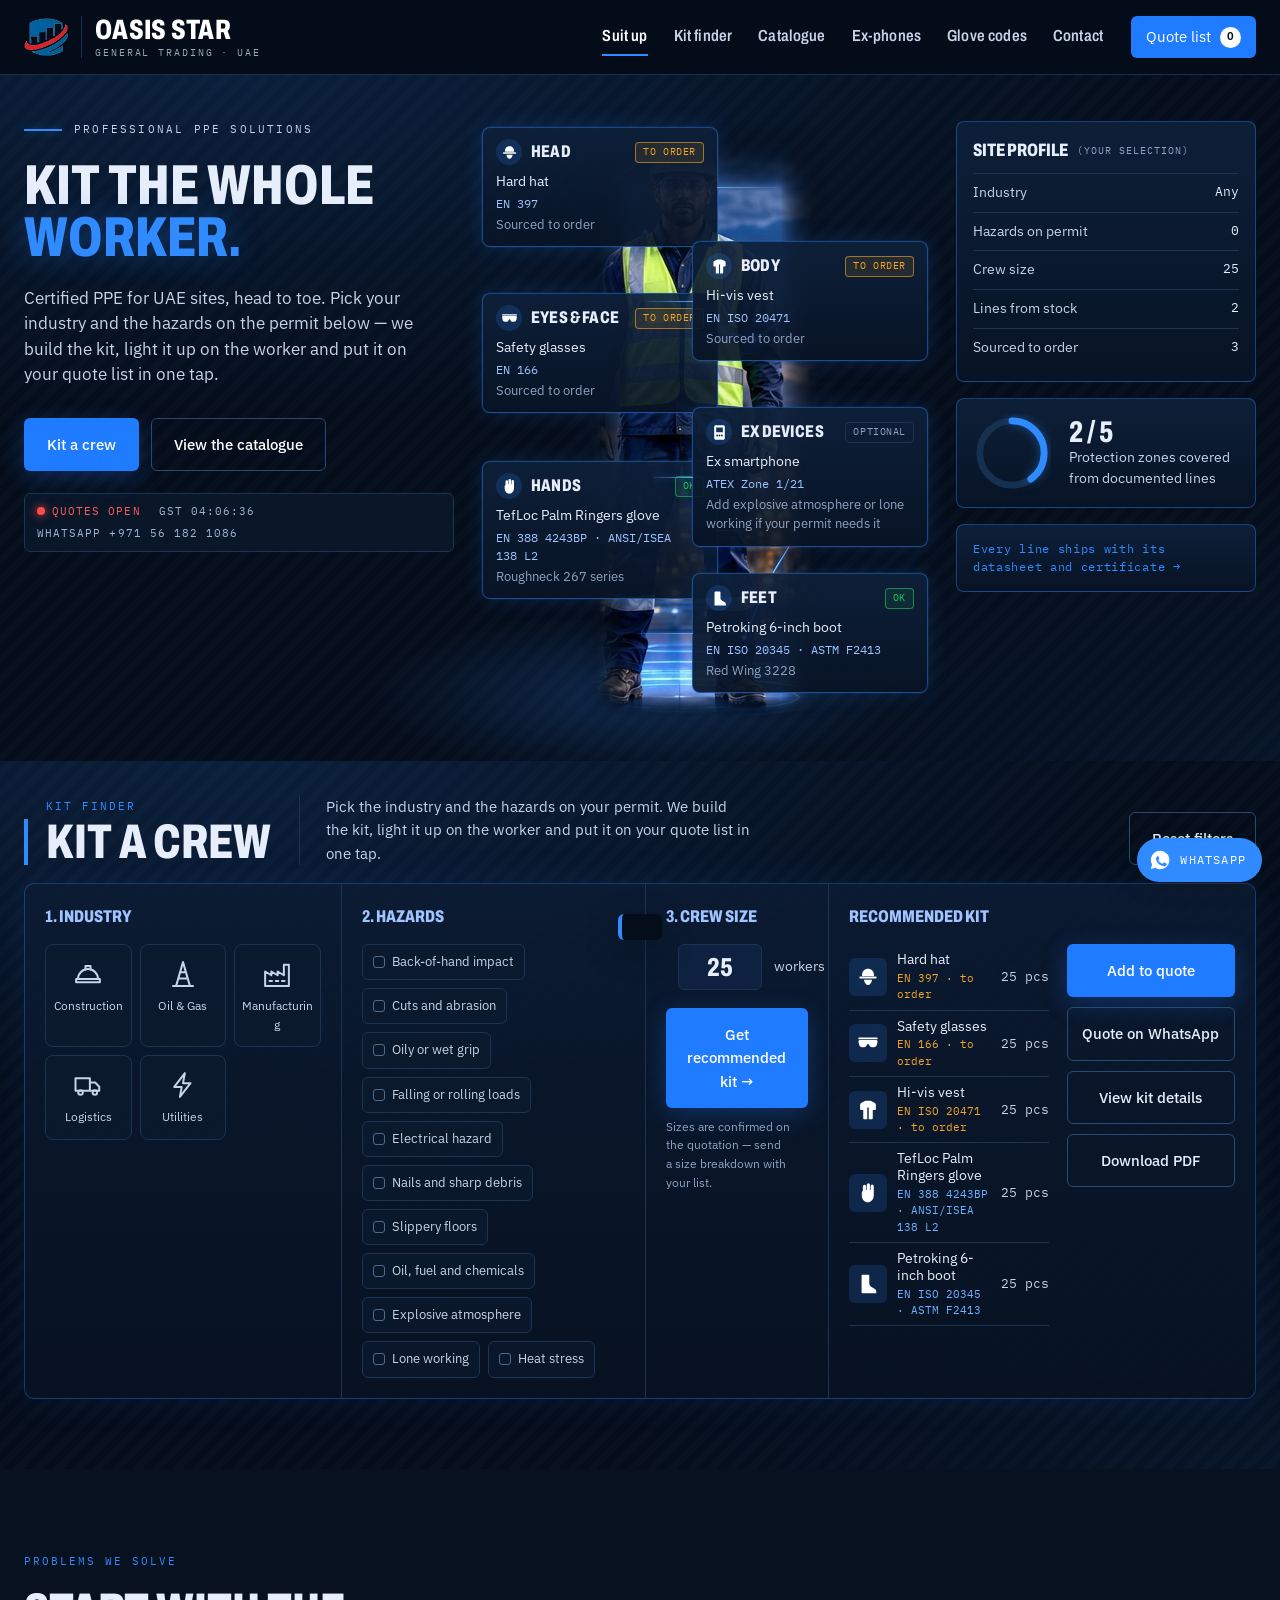
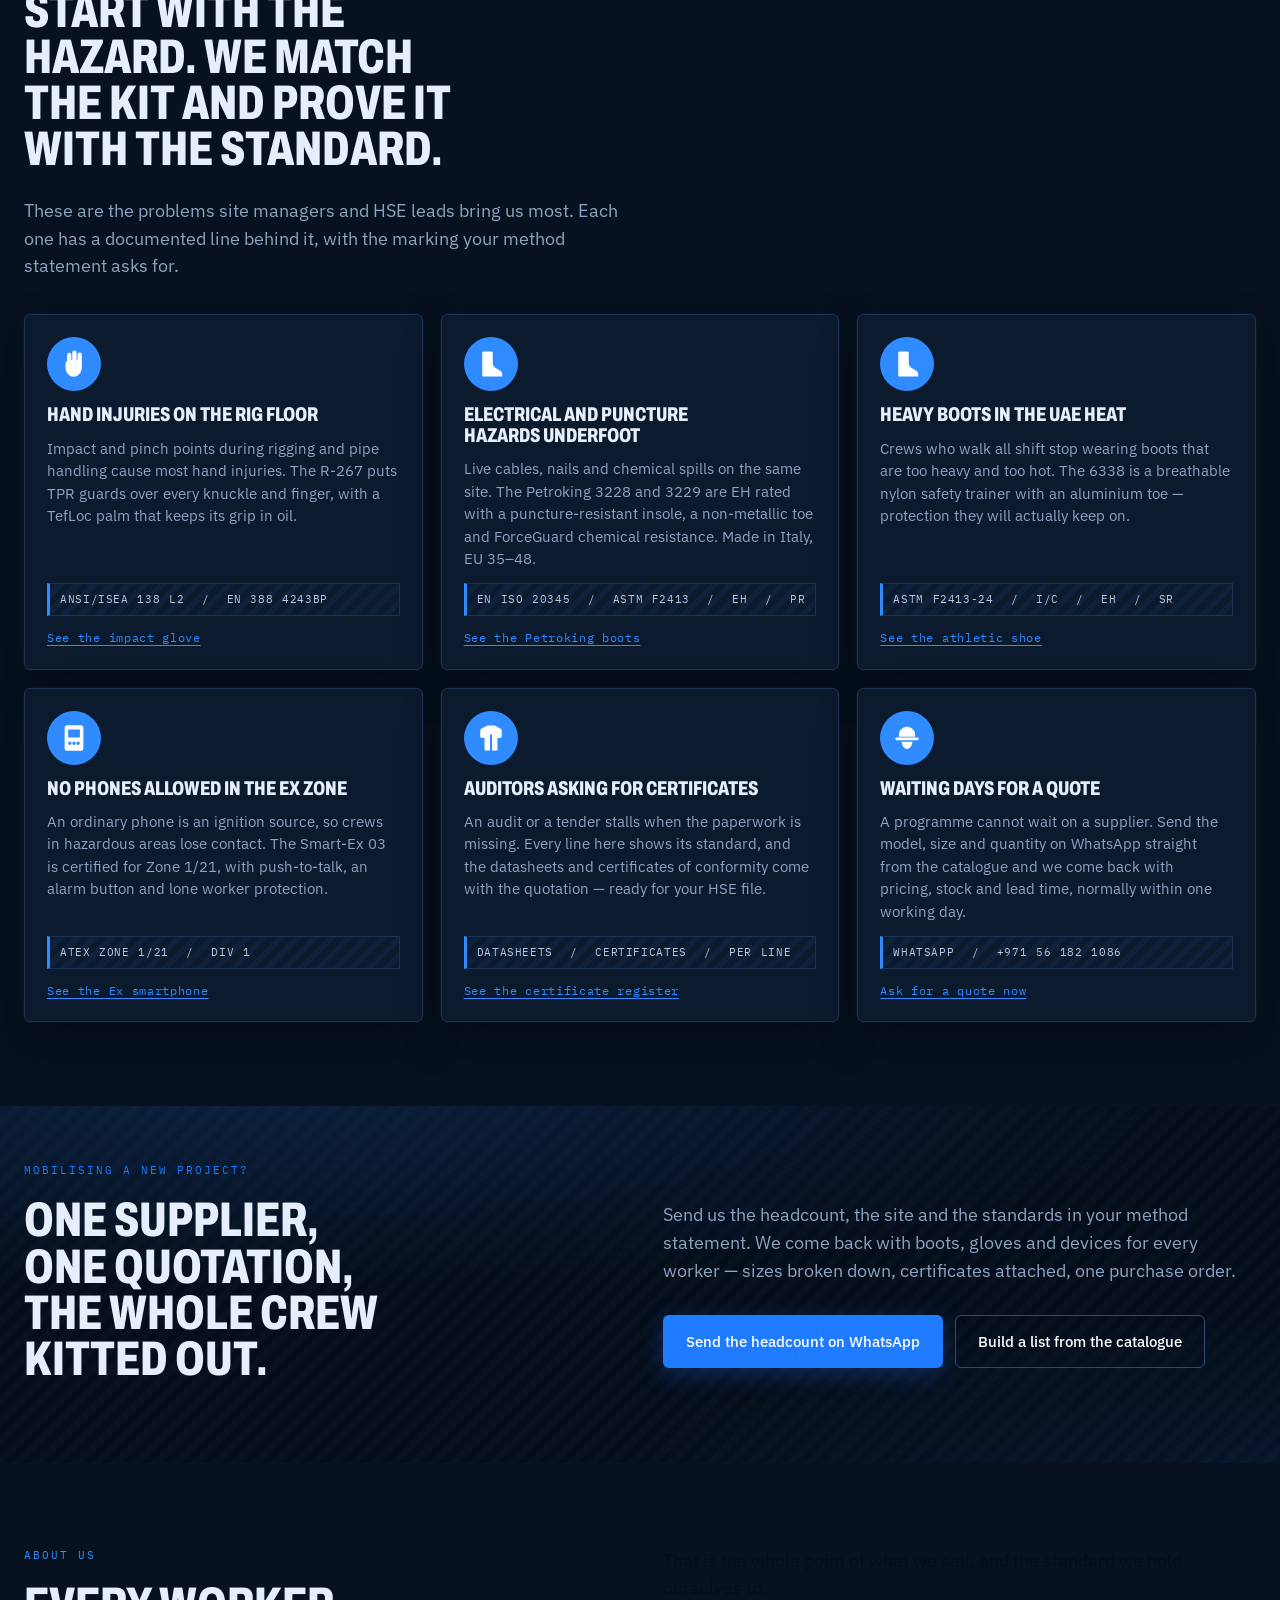
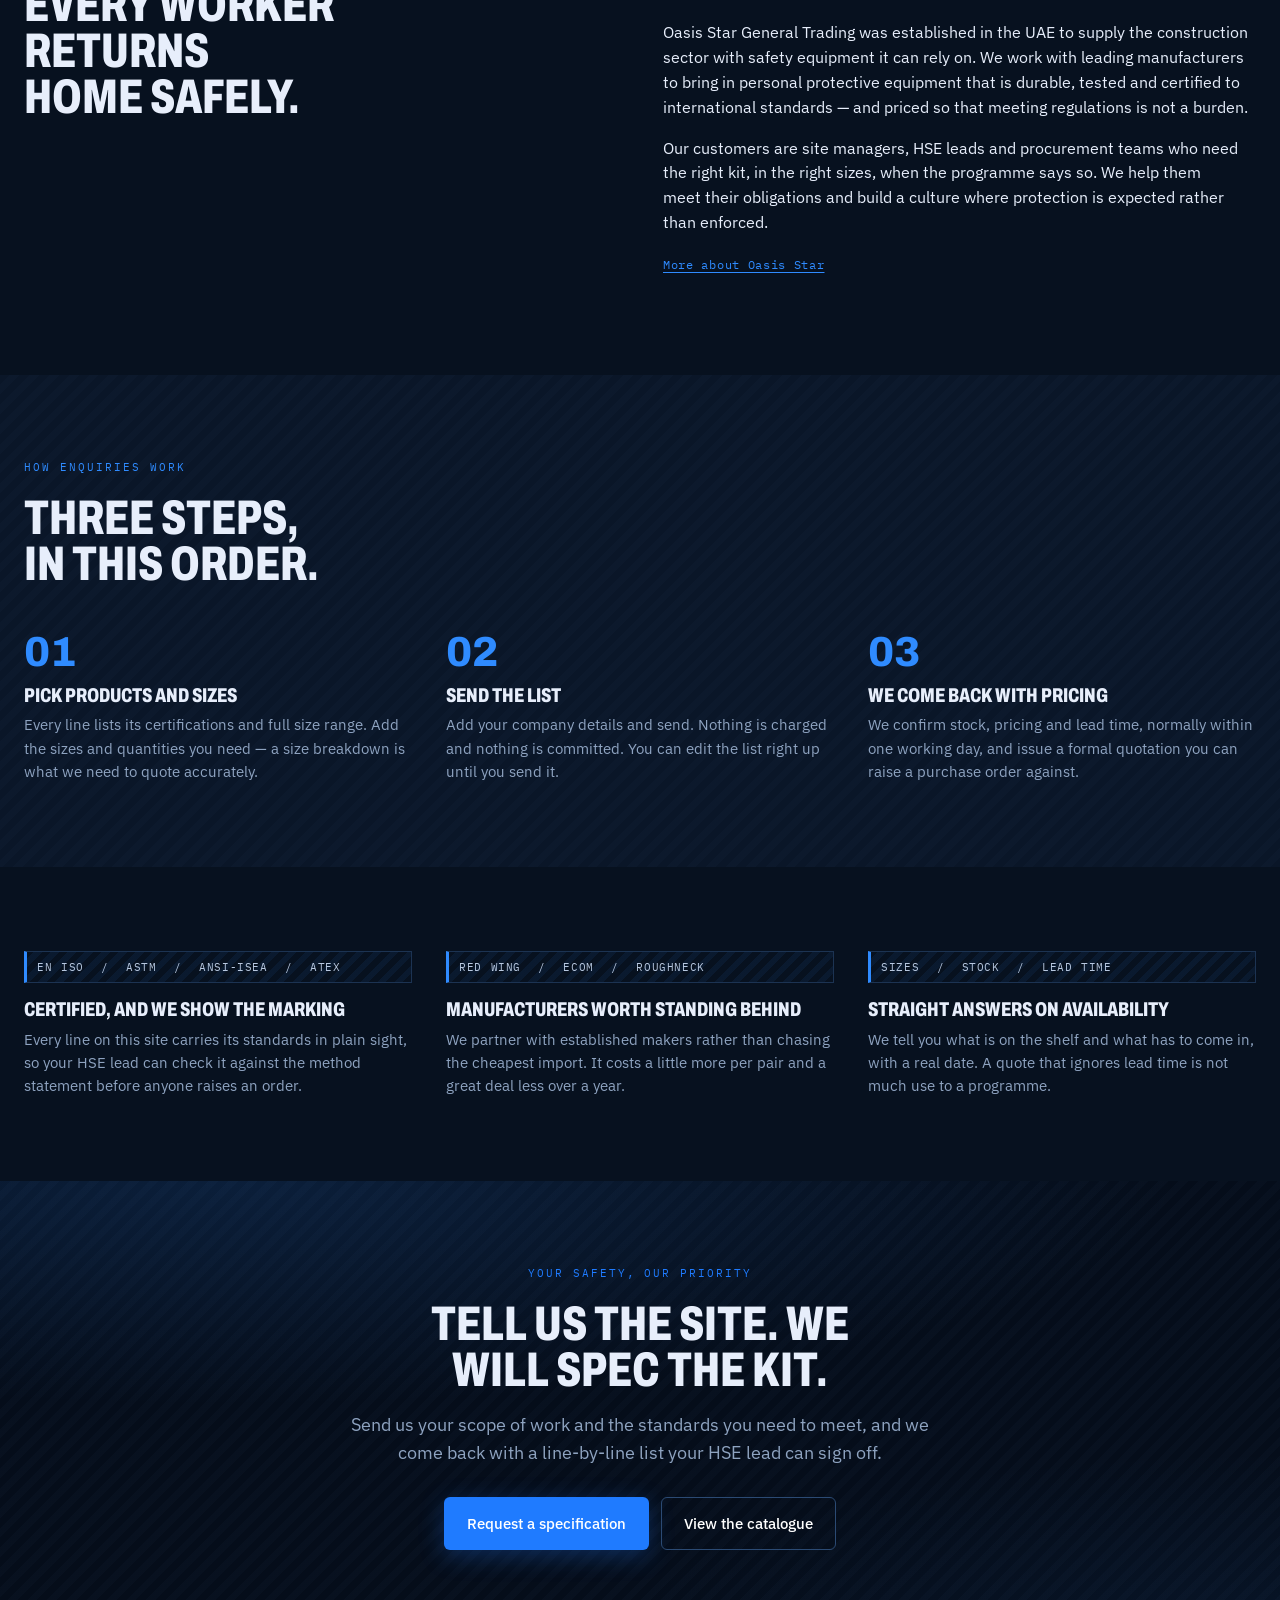
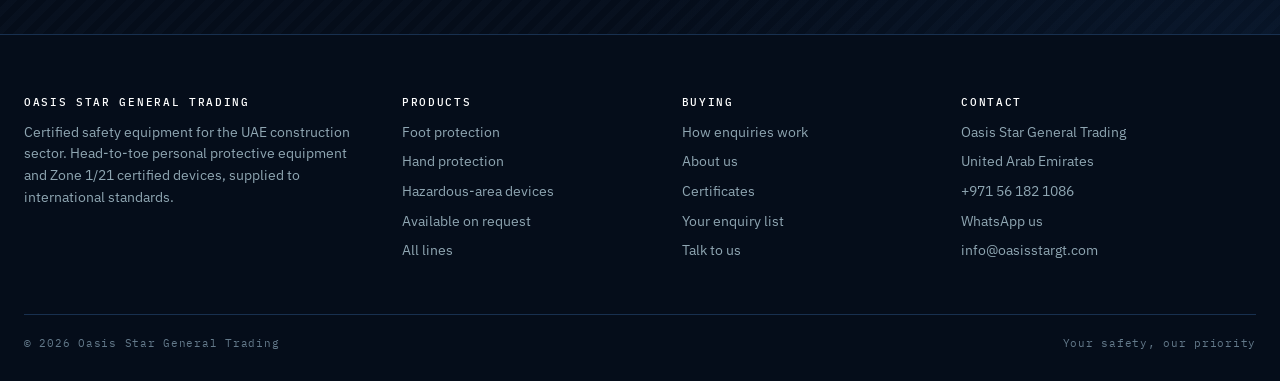
<file: site/index.html>
<!DOCTYPE html>
<html lang="en">
<head>
<meta charset="utf-8">
<meta name="viewport" content="width=device-width, initial-scale=1">
<title>Oasis Star General Trading — certified safety equipment, UAE</title>
<meta name="description" content="Certified personal protective equipment for the UAE construction sector. Helmets, gloves, coveralls, safety footwear, reflective vests, eye and face protection, and Zone 1/21 certified devices.">
<meta property="og:title" content="Oasis Star General Trading — certified safety equipment, UAE">
<meta property="og:description" content="Certified personal protective equipment for the UAE construction sector. Helmets, gloves, coveralls, safety footwear, reflective vests, eye and face protection, and Zone 1/21 certified devices.">
<meta property="og:type" content="website">
<meta property="og:site_name" content="Oasis Star General Trading">
<meta property="og:url" content="https://oasisstargt.com/">
<link rel="canonical" href="https://oasisstargt.com/">
<meta property="og:image" content="https://oasisstargt.com/assets/og-card.png">
<meta property="og:image:width" content="1200">
<meta property="og:image:height" content="630">
<meta property="og:image:alt" content="Oasis Star General Trading — certified safety equipment for UAE construction. EN ISO, ASTM, ANSI-ISEA and ATEX.">
<meta name="twitter:card" content="summary_large_image">
<meta name="theme-color" content="#111A1C">
<link rel="icon" href="favicon.svg" type="image/svg+xml">
<link rel="preconnect" href="https://fonts.googleapis.com">
<link rel="preconnect" href="https://fonts.gstatic.com" crossorigin>
<link href="https://fonts.googleapis.com/css2?family=Archivo:wdth,wght@62..125,600..800&family=IBM+Plex+Mono:wght@400;500&family=IBM+Plex+Sans:wght@400;500;600&display=swap" rel="stylesheet">
<link rel="stylesheet" href="assets/css/site.css">
</head>
<body>
<a class="skip" href="#main">Skip to content</a>
<header class="masthead">
  <div class="masthead__in">
    <a class="brand" href="index.html" aria-label="Oasis Star General Trading — home">
      <!-- Logo drop-in point. When the client supplies a logo file, replace the
           <svg> below with her SVG (or an <img>) and size it via .brand__mark.
           Nothing outside this span needs to change. -->
      <span class="brand__mark">
        <img src="assets/img/logo-mark.png" alt="" width="40" height="35">
      </span>
      <span class="brand__txt">
        <span class="brand__name">Oasis Star</span>
        <span class="brand__parent">General Trading &middot; UAE</span>
      </span>
    </a>
    <button class="burger" id="burger" aria-expanded="false" aria-controls="nav">Menu</button>
    <nav class="nav" id="nav" aria-label="Main">
      <a href="index.html#suit-up" aria-current="page">Suit up</a>
      <a href="index.html#kit-finder">Kit finder</a>
      <a href="products.html">Catalogue</a>
      <a href="products.html?cat=exdev">Ex-phones</a>
      <a href="certificates.html#markings">Glove codes</a>
      <a href="contact.html">Contact</a>
    </nav>
    <a class="tally" href="enquiry.html">
      <span class="tally__txt">Quote list</span>
      <span class="tally__n" data-tally data-empty="true">0</span>
    </a>
  </div>
</header>

<main id="main">

  <!-- Suit-up hero: the worker is the way in. Each zone card shows the line
       the kit finder picked for it (or what we source to order), and lights
       up when the selection changes. Filled by initSuit() in app.js. -->
  <section class="dark suit" id="suit-up">
    <div class="wrap">
      <div class="suit__grid">
        <div class="suit__copy">
          <span class="kicker">Professional PPE solutions</span>
          <h1><span class="nw">Kit the whole</span> <em>worker.</em></h1>
          <p class="suit__lede">Certified PPE for UAE sites, head to toe. Pick your industry and the hazards on the permit below &mdash; we build the kit, light it up on the worker and put it on your quote list in one tap.</p>
          <div class="actions">
            <a class="btn btn--primary" href="#kit-finder">Kit a crew</a>
            <a class="btn btn--ghost" href="products.html">View the catalogue</a>
          </div>
          <div class="ticker" aria-label="Quotation line">
            <span class="ticker__live">Quotes open</span>
            <span>GST <span data-gst>--:--:--</span></span>
            <a href="https://wa.me/971561821086" target="_blank" rel="noopener">WhatsApp +971 56 182 1086</a>
          </div>
        </div>

        <div class="stage" aria-label="Protection zones on the worker">
          <div class="stage__figure"><img src="assets/img/hero-worker.png" alt="Site worker in a white hard hat, safety glasses, hi-vis vest, work gloves and safety boots" width="248" height="600"></div>
        <div class="zone zone--l zone--head" data-zone="head">
          <div class="zone__head"><span class="zone__icon"><svg><use href="#pic-head"></use></svg></span><span class="zone__title">Head</span><span class="zone__state" data-state="idle">&ndash;</span></div>
          <p class="zone__item"></p><p class="zone__std"></p><p class="zone__note"></p>
        </div>
        <div class="zone zone--l zone--eyes" data-zone="eyes">
          <div class="zone__head"><span class="zone__icon"><svg><use href="#pic-eye"></use></svg></span><span class="zone__title">Eyes &amp; face</span><span class="zone__state" data-state="idle">&ndash;</span></div>
          <p class="zone__item"></p><p class="zone__std"></p><p class="zone__note"></p>
        </div>
        <div class="zone zone--l zone--hands" data-zone="hands">
          <div class="zone__head"><span class="zone__icon"><svg><use href="#pic-hand"></use></svg></span><span class="zone__title">Hands</span><span class="zone__state" data-state="idle">&ndash;</span></div>
          <p class="zone__item"></p><p class="zone__std"></p><p class="zone__note"></p>
        </div>
        <div class="zone zone--r zone--body" data-zone="body">
          <div class="zone__head"><span class="zone__icon"><svg><use href="#pic-body"></use></svg></span><span class="zone__title">Body</span><span class="zone__state" data-state="idle">&ndash;</span></div>
          <p class="zone__item"></p><p class="zone__std"></p><p class="zone__note"></p>
        </div>
        <div class="zone zone--r zone--dev" data-zone="dev">
          <div class="zone__head"><span class="zone__icon"><svg><use href="#pic-gas"></use></svg></span><span class="zone__title">Ex devices</span><span class="zone__state" data-state="idle">&ndash;</span></div>
          <p class="zone__item"></p><p class="zone__std"></p><p class="zone__note"></p>
        </div>
        <div class="zone zone--r zone--feet" data-zone="feet">
          <div class="zone__head"><span class="zone__icon"><svg><use href="#pic-foot"></use></svg></span><span class="zone__title">Feet</span><span class="zone__state" data-state="idle">&ndash;</span></div>
          <p class="zone__item"></p><p class="zone__std"></p><p class="zone__note"></p>
        </div>
        </div>

        <aside class="prof" aria-label="Your site profile">
          <div class="prof__card">
            <div class="prof__title">Site profile <small>(your selection)</small></div>
            <dl style="margin:0">
              <div class="prof__row"><dt>Industry</dt><dd data-prof="industry">Any</dd></div>
              <div class="prof__row"><dt>Hazards on permit</dt><dd data-prof="hazards">0</dd></div>
              <div class="prof__row"><dt>Crew size</dt><dd data-prof="crew">25</dd></div>
              <div class="prof__row"><dt>Lines from stock</dt><dd data-prof="stock">0</dd></div>
              <div class="prof__row"><dt>Sourced to order</dt><dd data-prof="order">0</dd></div>
            </dl>
          </div>
          <div class="prof__card ring">
            <svg viewBox="0 0 80 80" aria-hidden="true"><circle class="ring__bg" cx="40" cy="40" r="33"/><circle class="ring__fg" cx="40" cy="40" r="33" stroke-dasharray="207.3" stroke-dashoffset="207.3"/></svg>
            <div><div class="ring__n" data-ring>0 / 6</div><div class="ring__l">Protection zones covered from documented lines</div></div>
          </div>
          <a class="prof__card doc" href="certificates.html" style="text-decoration:none">Every line ships with its datasheet and certificate &rarr;</a>
        </aside>
      </div>
    </div>
  </section>

  <section class="section dark kit" id="kit-finder">
    <div class="wrap">
      <div class="kit__head">
        <div><span class="eyebrow">Kit finder</span><h2>Kit a crew</h2></div>
        <p>Pick the industry and the hazards on your permit. We build the kit, light it up on the worker and put it on your quote list in one tap.</p>
        <button class="btn btn--quiet kit__reset" type="button" data-kit-reset>Reset filters</button>
      </div>
      <div class="kit__panel" id="kit">
        <div class="kit__col"><p class="kit__label">1. Industry</p><div class="tiles" data-kit-industries></div></div>
        <div class="kit__col"><p class="kit__label">2. Hazards</p><div class="hz" data-kit-hazards></div></div>
        <div class="kit__col">
          <p class="kit__label">3. Crew size</p>
          <label class="crew"><svg><use href="#ic-crew"></use></svg><input type="number" min="1" max="5000" value="25" inputmode="numeric" data-kit-crew aria-label="Crew size"> workers</label>
          <button class="btn btn--primary kit__go" type="button" data-kit-go>Get recommended kit &rarr;</button>
          <p class="kit__hint">Sizes are confirmed on the quotation &mdash; send a size breakdown with your list.</p>
        </div>
        <div class="kit__col kit__col--out">
          <p class="kit__label">Recommended kit</p>
          <div class="kit__out">
            <ul class="kitlist" data-kit-list><noscript><li>The kit finder needs JavaScript. Send your hazards on WhatsApp and we will spec the kit.</li></noscript></ul>
            <div class="kit__actions">
              <button class="btn btn--primary" type="button" data-kit-add>Add to quote</button>
              <a class="btn btn--quiet" href="#" target="_blank" rel="noopener" data-kit-wa>Quote on WhatsApp</a>
              <a class="btn btn--quiet" href="certificates.html">View kit details</a>
              <button class="btn btn--quiet" type="button" data-kit-pdf>Download PDF</button>
            </div>
          </div>
        </div>
      </div>
    </div>
  </section>

  <!-- Buyer problems → the line that solves them. Sales copy for HSE and
       procurement: lead with the hazard, prove it with the standard. -->
  <section class="section" id="problems">
    <div class="wrap">
      <span class="eyebrow eyebrow--mandate">Problems we solve</span>
      <h2 style="max-width:22ch">Start with the hazard. We match the kit and prove it with the standard.</h2>
      <p class="lede" style="margin-bottom:34px">These are the problems site managers and HSE leads bring us most. Each one has a documented line behind it, with the marking your method statement asks for.</p>
      <div class="req">
        <div class="req__item">
          <span class="req__sign"><svg><use href="#pic-hand"></use></svg></span>
          <h3>Hand injuries on the rig floor</h3>
          <p>Impact and pinch points during rigging and pipe handling cause most hand injuries. The R-267 puts TPR guards over every knuckle and finger, with a TefLoc palm that keeps its grip in oil.</p>
          <span class="marking">ANSI/ISEA 138 L2 &nbsp;/&nbsp; EN 388 4243BP</span>
          <a class="doc" href="products.html?cat=hand">See the impact glove</a>
        </div>
        <div class="req__item">
          <span class="req__sign"><svg><use href="#pic-foot"></use></svg></span>
          <h3>Electrical and puncture hazards underfoot</h3>
          <p>Live cables, nails and chemical spills on the same site. The Petroking 3228 and 3229 are EH rated with a puncture-resistant insole, a non-metallic toe and ForceGuard chemical resistance. Made in Italy, EU 35&ndash;48.</p>
          <span class="marking">EN ISO 20345 &nbsp;/&nbsp; ASTM F2413 &nbsp;/&nbsp; EH &nbsp;/&nbsp; PR</span>
          <a class="doc" href="products.html?cat=foot">See the Petroking boots</a>
        </div>
        <div class="req__item">
          <span class="req__sign"><svg><use href="#pic-foot"></use></svg></span>
          <h3>Heavy boots in the UAE heat</h3>
          <p>Crews who walk all shift stop wearing boots that are too heavy and too hot. The 6338 is a breathable nylon safety trainer with an aluminium toe &mdash; protection they will actually keep on.</p>
          <span class="marking">ASTM F2413-24 &nbsp;/&nbsp; I/C &nbsp;/&nbsp; EH &nbsp;/&nbsp; SR</span>
          <a class="doc" href="products.html?cat=foot">See the athletic shoe</a>
        </div>
        <div class="req__item">
          <span class="req__sign"><svg><use href="#pic-gas"></use></svg></span>
          <h3>No phones allowed in the Ex zone</h3>
          <p>An ordinary phone is an ignition source, so crews in hazardous areas lose contact. The Smart-Ex 03 is certified for Zone 1/21, with push-to-talk, an alarm button and lone worker protection.</p>
          <span class="marking">ATEX Zone 1/21 &nbsp;/&nbsp; Div 1</span>
          <a class="doc" href="products.html?cat=exdev">See the Ex smartphone</a>
        </div>
        <div class="req__item">
          <span class="req__sign"><svg><use href="#pic-body"></use></svg></span>
          <h3>Auditors asking for certificates</h3>
          <p>An audit or a tender stalls when the paperwork is missing. Every line here shows its standard, and the datasheets and certificates of conformity come with the quotation &mdash; ready for your HSE file.</p>
          <span class="marking">Datasheets &nbsp;/&nbsp; Certificates &nbsp;/&nbsp; Per line</span>
          <a class="doc" href="certificates.html">See the certificate register</a>
        </div>
        <div class="req__item">
          <span class="req__sign"><svg><use href="#pic-head"></use></svg></span>
          <h3>Waiting days for a quote</h3>
          <p>A programme cannot wait on a supplier. Send the model, size and quantity on WhatsApp straight from the catalogue and we come back with pricing, stock and lead time, normally within one working day.</p>
          <span class="marking">WhatsApp &nbsp;/&nbsp; +971 56 182 1086</span>
          <a class="doc" href="https://wa.me/971561821086?text=Hello%20Oasis%20Star%2C%20I%27d%20like%20a%20quotation." target="_blank" rel="noopener">Ask for a quote now</a>
        </div>
      </div>
    </div>
  </section>

  <section class="section dark section--tight">
    <div class="wrap">
      <div class="split" style="align-items:center">
        <div>
          <span class="eyebrow">Mobilising a new project?</span>
          <h2 style="max-width:18ch">One supplier, one quotation, the whole crew kitted out.</h2>
        </div>
        <div>
          <p class="lede" style="margin:0 0 6px">Send us the headcount, the site and the standards in your method statement. We come back with boots, gloves and devices for every worker &mdash; sizes broken down, certificates attached, one purchase order.</p>
          <div class="actions">
            <a class="btn btn--primary" href="https://wa.me/971561821086?text=Hello%20Oasis%20Star%2C%20we%20are%20mobilising%20a%20project.%20Headcount%3A%20%20Site%3A%20%20Standards%3A%20" target="_blank" rel="noopener">Send the headcount on WhatsApp</a>
            <a class="btn btn--ghost" href="products.html">Build a list from the catalogue</a>
          </div>
        </div>
      </div>
    </div>
  </section>

  <section class="section" id="about">
    <div class="wrap">
      <div class="split">
        <div>
          <span class="eyebrow eyebrow--mandate">About us</span>
          <h2 style="max-width:16ch">Every worker returns home safely.</h2>
        </div>
        <div>
          <p class="lede" style="color:var(--ink)">That is the whole point of what we sell, and the standard we hold ourselves to.</p>
          <p>Oasis Star General Trading was established in the UAE to supply the construction sector with safety equipment it can rely on. We work with leading manufacturers to bring in personal protective equipment that is durable, tested and certified to international standards &mdash; and priced so that meeting regulations is not a burden.</p>
          <p>Our customers are site managers, HSE leads and procurement teams who need the right kit, in the right sizes, when the programme says so. We help them meet their obligations and build a culture where protection is expected rather than enforced.</p>
          <p><a class="doc" href="about.html">More about Oasis Star</a></p>
        </div>
      </div>
    </div>
  </section>

  <section class="section band" id="how">
    <div class="wrap">
      <span class="eyebrow eyebrow--mandate">How enquiries work</span>
      <h2 style="max-width:20ch">Three steps, in this order.</h2>
      <div class="steps" style="margin-top:44px">
        <div class="step">
          <span class="step__n">01</span>
          <h3>Pick products and sizes</h3>
          <p>Every line lists its certifications and full size range. Add the sizes and quantities you need &mdash; a size breakdown is what we need to quote accurately.</p>
        </div>
        <div class="step">
          <span class="step__n">02</span>
          <h3>Send the list</h3>
          <p>Add your company details and send. Nothing is charged and nothing is committed. You can edit the list right up until you send it.</p>
        </div>
        <div class="step">
          <span class="step__n">03</span>
          <h3>We come back with pricing</h3>
          <p>We confirm stock, pricing and lead time, normally within one working day, and issue a formal quotation you can raise a purchase order against.</p>
        </div>
      </div>
    </div>
  </section>

  <section class="section">
    <div class="wrap">
      <div class="steps">
        <div class="step">
          <span class="marking">EN ISO &nbsp;/&nbsp; ASTM &nbsp;/&nbsp; ANSI-ISEA &nbsp;/&nbsp; ATEX</span>
          <h3 style="margin-top:16px">Certified, and we show the marking</h3>
          <p>Every line on this site carries its standards in plain sight, so your HSE lead can check it against the method statement before anyone raises an order.</p>
        </div>
        <div class="step">
          <span class="marking">Red Wing &nbsp;/&nbsp; ecom &nbsp;/&nbsp; Roughneck</span>
          <h3 style="margin-top:16px">Manufacturers worth standing behind</h3>
          <p>We partner with established makers rather than chasing the cheapest import. It costs a little more per pair and a great deal less over a year.</p>
        </div>
        <div class="step">
          <span class="marking">Sizes &nbsp;/&nbsp; Stock &nbsp;/&nbsp; Lead time</span>
          <h3 style="margin-top:16px">Straight answers on availability</h3>
          <p>We tell you what is on the shelf and what has to come in, with a real date. A quote that ignores lead time is not much use to a programme.</p>
        </div>
      </div>
    </div>
  </section>

  <section class="section dark">
    <div class="wrap" style="text-align:center">
      <span class="eyebrow">Your safety, our priority</span>
      <h2 style="max-width:20ch;margin:0 auto 18px">Tell us the site. We will spec the kit.</h2>
      <p class="lede" style="margin:0 auto 6px">Send us your scope of work and the standards you need to meet, and we come back with a line-by-line list your HSE lead can sign off.</p>
      <div class="actions" style="justify-content:center">
        <a class="btn btn--primary" href="contact.html">Request a specification</a>
        <a class="btn btn--ghost" href="products.html">View the catalogue</a>
      </div>
    </div>
  </section>

</main>

<footer class="foot">
  <div class="wrap">
    <div class="foot__grid">
      <div>
        <h4>Oasis Star General Trading</h4>
        <p>Certified safety equipment for the UAE construction sector. Head-to-toe personal protective equipment and Zone 1/21 certified devices, supplied to international standards.</p>
      </div>
      <div>
        <h4>Products</h4>
        <ul>
          <li><a href="products.html?cat=foot">Foot protection</a></li>
          <li><a href="products.html?cat=hand">Hand protection</a></li>
          <li><a href="products.html?cat=exdev">Hazardous-area devices</a></li>
          <li><a href="products.html#request">Available on request</a></li>
          <li><a href="products.html">All lines</a></li>
        </ul>
      </div>
      <div>
        <h4>Buying</h4>
        <ul>
          <li><a href="index.html#how">How enquiries work</a></li>
          <li><a href="about.html">About us</a></li>
          <li><a href="certificates.html">Certificates</a></li>
          <li><a href="enquiry.html">Your enquiry list</a></li>
          <li><a href="contact.html">Talk to us</a></li>
        </ul>
      </div>
      <div>
        <h4>Contact</h4>
        <ul>
          <li>Oasis Star General Trading</li>
          <li>United Arab Emirates</li>
          <li><a href="tel:+971561821086">+971 56 182 1086</a></li>
          <li><a href="https://wa.me/971561821086" target="_blank" rel="noopener">WhatsApp us</a></li>
          <li><a href="mailto:info@oasisstargt.com">info@oasisstargt.com</a></li>
        </ul>
      </div>
    </div>
    <div class="foot__bar">
      <span>&copy; 2026 Oasis Star General Trading</span>
      <span>Your safety, our priority</span>
    </div>
  </div>
</footer>

<a class="wa" href="https://wa.me/971561821086?text=Hello%20Oasis%20Star%2C%20I%27d%20like%20a%20quotation." target="_blank" rel="noopener" aria-label="WhatsApp us for a quotation"><svg viewBox="0 0 24 24" aria-hidden="true"><path d="M12 2a10 10 0 0 0-8.66 15l-1.3 4.75 4.86-1.27A10 10 0 1 0 12 2zm-3.1 5.4c.2 0 .42 0 .6.02.2 0 .45-.06.7.54.26.6.88 2.14.96 2.3.08.15.13.33.02.53-.1.2-.15.33-.3.5l-.46.53c-.15.15-.3.32-.13.62.18.3.78 1.28 1.67 2.07 1.15 1.02 2.12 1.34 2.42 1.49.3.15.47.13.65-.08.17-.2.74-.86.94-1.16.2-.3.4-.25.66-.15.27.1 1.72.81 2.02.96.3.15.5.22.57.35.08.13.08.73-.17 1.44-.25.7-1.46 1.37-2.02 1.42-.52.05-1 .24-3.4-.7-2.88-1.13-4.7-4.07-4.84-4.26-.14-.2-1.16-1.54-1.16-2.94 0-1.4.73-2.08 1-2.37.25-.28.55-.35.74-.35z"/></svg><span>WhatsApp</span></a>
<div class="toast" id="toast" role="status" aria-live="polite"></div>

<script src="assets/js/icons.js"></script>
<script src="assets/js/data.js"></script>
<script src="assets/js/app.js"></script>
</body>
</html>
</file>
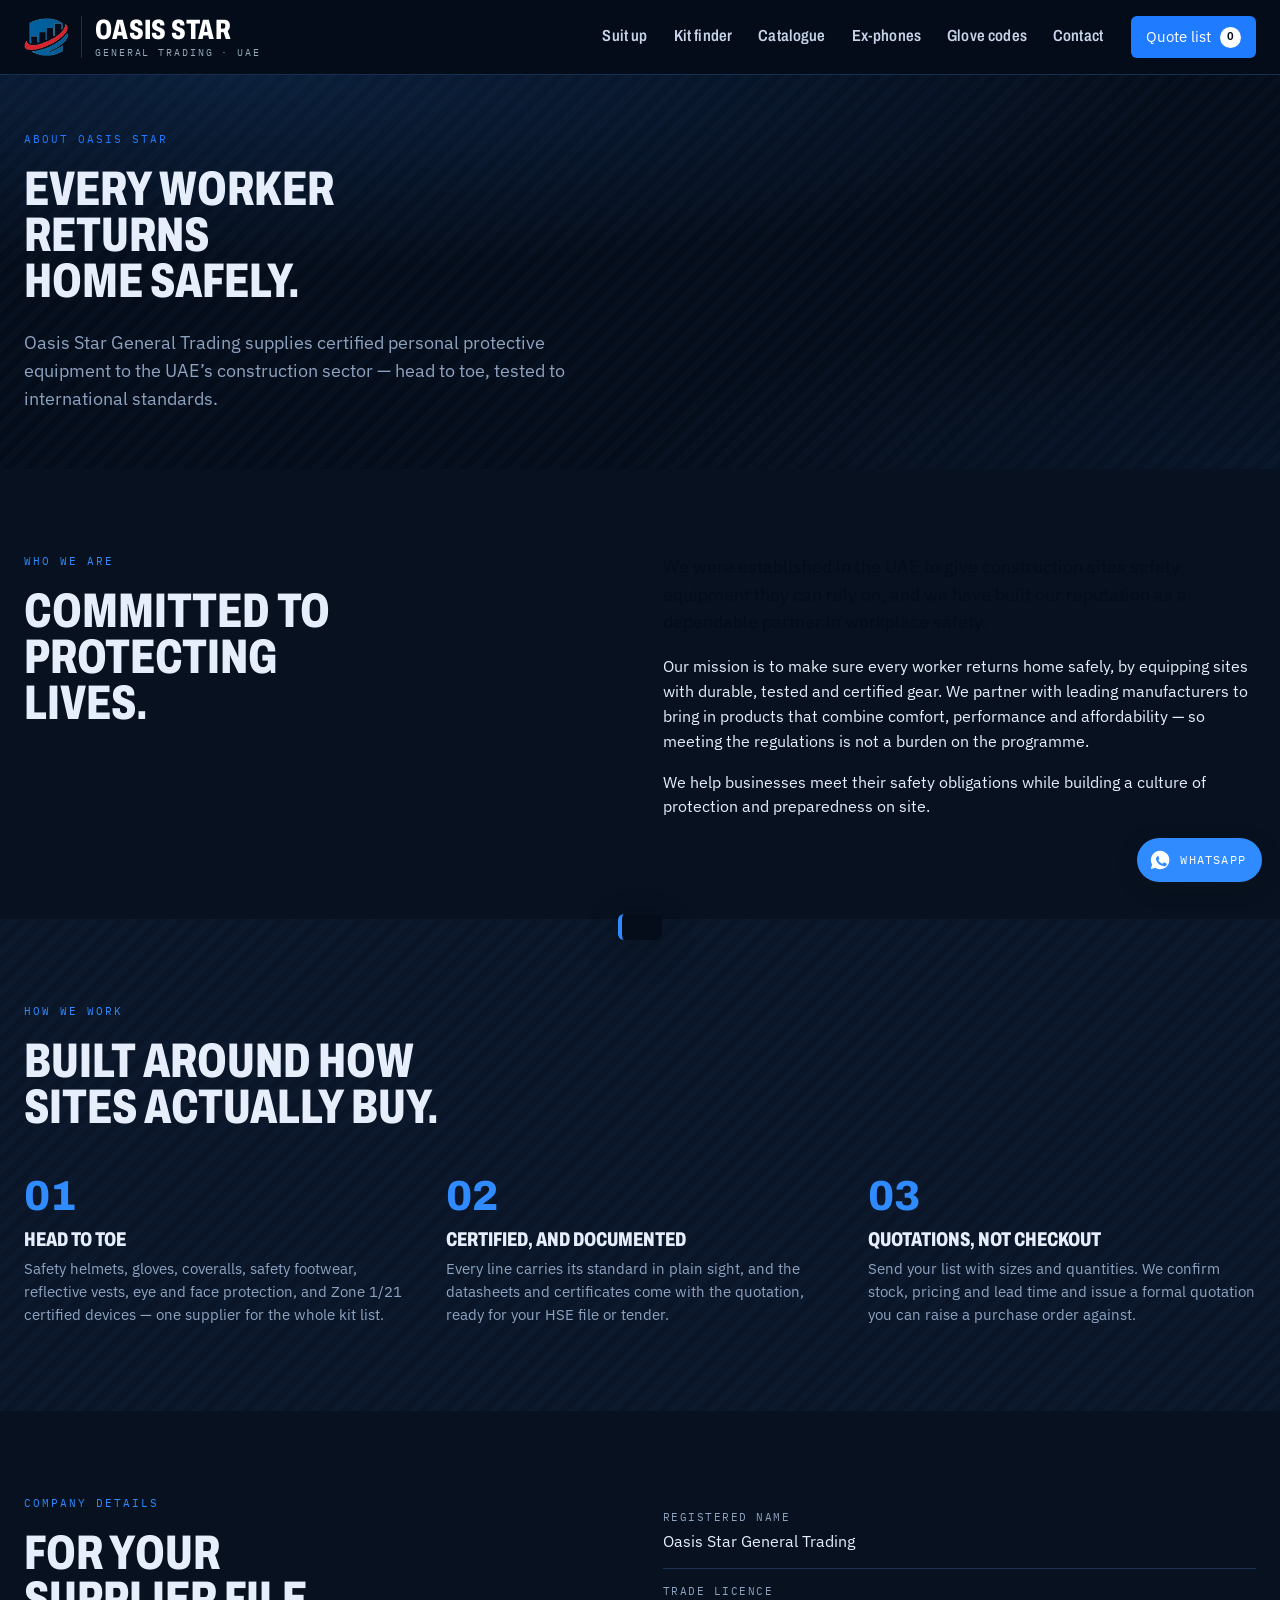
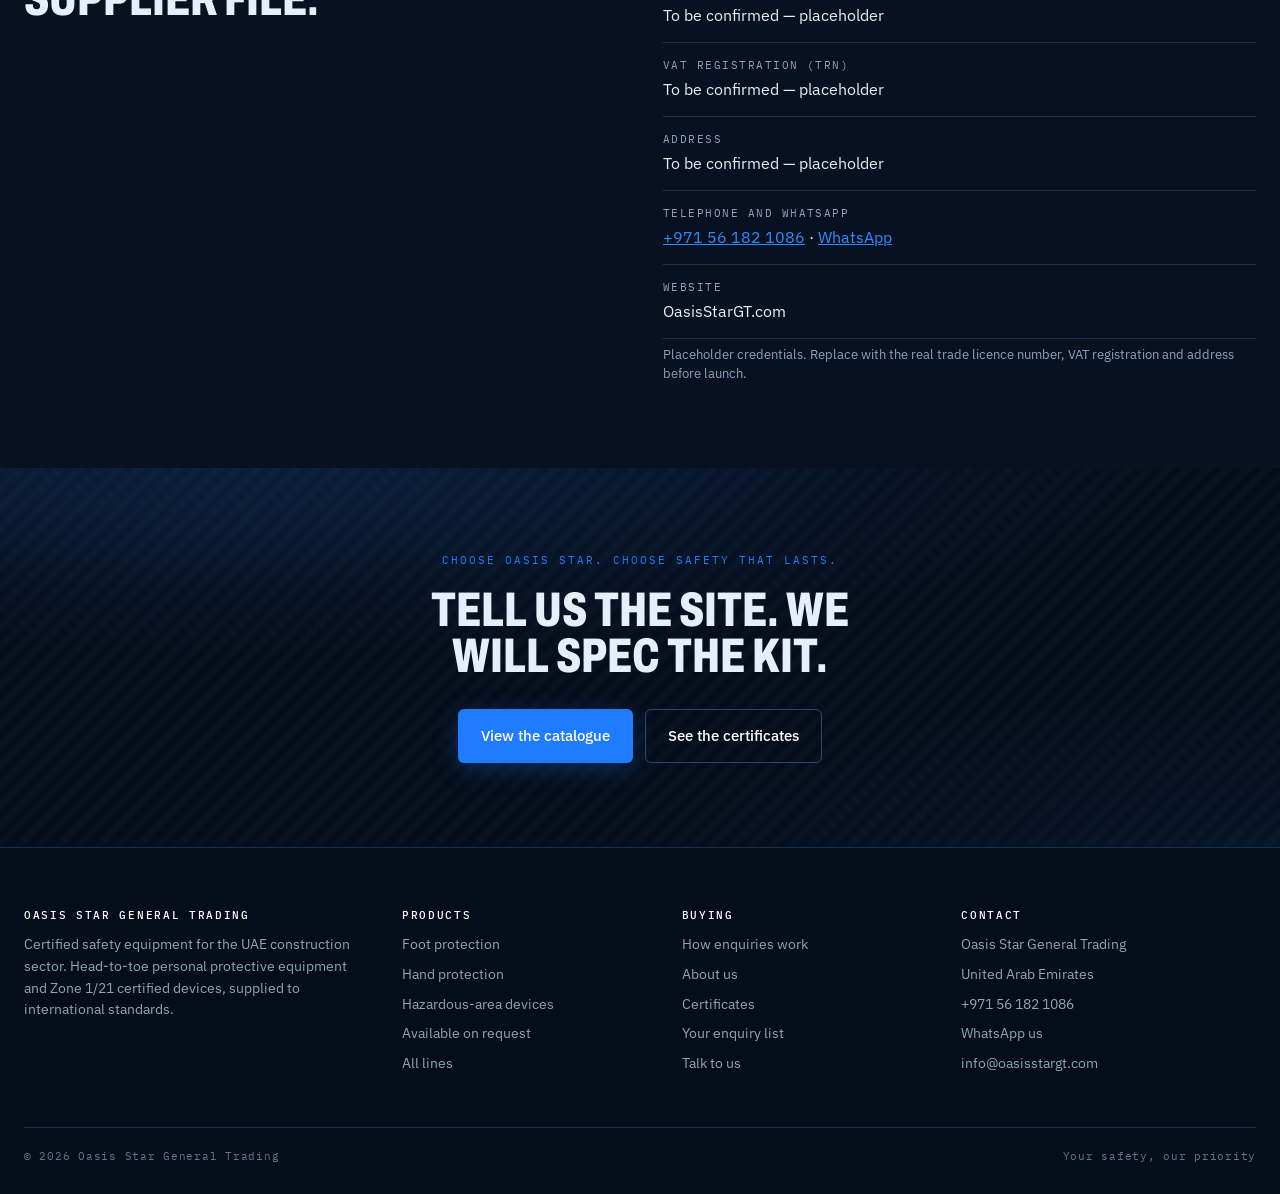
<file: site/about.html>
<!DOCTYPE html>
<html lang="en">
<head>
<meta charset="utf-8">
<meta name="viewport" content="width=device-width, initial-scale=1">
<title>About — Oasis Star General Trading</title>
<meta name="description" content="Oasis Star General Trading supplies certified personal protective equipment to the UAE construction sector, head to toe, with datasheets and certificates on every line.">
<meta property="og:title" content="About — Oasis Star General Trading">
<meta property="og:description" content="Oasis Star General Trading supplies certified personal protective equipment to the UAE construction sector, head to toe, with datasheets and certificates on every line.">
<meta property="og:type" content="website">
<meta property="og:site_name" content="Oasis Star General Trading">
<meta property="og:url" content="https://oasisstargt.com/about.html">
<link rel="canonical" href="https://oasisstargt.com/about.html">
<meta property="og:image" content="https://oasisstargt.com/assets/og-card.png">
<meta property="og:image:width" content="1200">
<meta property="og:image:height" content="630">
<meta property="og:image:alt" content="Oasis Star General Trading — certified safety equipment for UAE construction. EN ISO, ASTM, ANSI-ISEA and ATEX.">
<meta name="twitter:card" content="summary_large_image">
<meta name="theme-color" content="#111A1C">
<link rel="icon" href="favicon.svg" type="image/svg+xml">
<link rel="preconnect" href="https://fonts.googleapis.com">
<link rel="preconnect" href="https://fonts.gstatic.com" crossorigin>
<link href="https://fonts.googleapis.com/css2?family=Archivo:wdth,wght@62..125,600..800&family=IBM+Plex+Mono:wght@400;500&family=IBM+Plex+Sans:wght@400;500;600&display=swap" rel="stylesheet">
<link rel="stylesheet" href="assets/css/site.css">
</head>
<body>
<a class="skip" href="#main">Skip to content</a>
<header class="masthead">
  <div class="masthead__in">
    <a class="brand" href="index.html" aria-label="Oasis Star General Trading — home">
      <!-- Logo drop-in point. When the client supplies a logo file, replace the
           <svg> below with her SVG (or an <img>) and size it via .brand__mark.
           Nothing outside this span needs to change. -->
      <span class="brand__mark">
        <img src="assets/img/logo-mark.png" alt="" width="40" height="35">
      </span>
      <span class="brand__txt">
        <span class="brand__name">Oasis Star</span>
        <span class="brand__parent">General Trading &middot; UAE</span>
      </span>
    </a>
    <button class="burger" id="burger" aria-expanded="false" aria-controls="nav">Menu</button>
    <nav class="nav" id="nav" aria-label="Main">
      <a href="index.html#suit-up">Suit up</a>
      <a href="index.html#kit-finder">Kit finder</a>
      <a href="products.html">Catalogue</a>
      <a href="products.html?cat=exdev">Ex-phones</a>
      <a href="certificates.html#markings">Glove codes</a>
      <a href="contact.html">Contact</a>
    </nav>
    <a class="tally" href="enquiry.html">
      <span class="tally__txt">Quote list</span>
      <span class="tally__n" data-tally data-empty="true">0</span>
    </a>
  </div>
</header>

<main id="main">

  <section class="dark section--tight">
    <div class="wrap">
      <span class="eyebrow">About Oasis Star</span>
      <h2 style="max-width:20ch">Every worker returns home safely.</h2>
      <p class="lede" style="margin:0">Oasis Star General Trading supplies certified personal protective equipment to the UAE&rsquo;s construction sector &mdash; head to toe, tested to international standards.</p>
    </div>
  </section>

  <section class="section">
    <div class="wrap">
      <div class="split">
        <div>
          <span class="eyebrow eyebrow--mandate">Who we are</span>
          <h2 style="max-width:16ch">Committed to protecting lives.</h2>
        </div>
        <div>
          <p class="lede" style="color:var(--ink)">We were established in the UAE to give construction sites safety equipment they can rely on, and we have built our reputation as a dependable partner in workplace safety.</p>
          <p>Our mission is to make sure every worker returns home safely, by equipping sites with durable, tested and certified gear. We partner with leading manufacturers to bring in products that combine comfort, performance and affordability &mdash; so meeting the regulations is not a burden on the programme.</p>
          <p>We help businesses meet their safety obligations while building a culture of protection and preparedness on site.</p>
        </div>
      </div>
    </div>
  </section>

  <section class="section band">
    <div class="wrap">
      <span class="eyebrow eyebrow--mandate">How we work</span>
      <h2 style="max-width:22ch">Built around how sites actually buy.</h2>
      <div class="steps" style="margin-top:44px">
        <div class="step">
          <span class="step__n">01</span>
          <h3>Head to toe</h3>
          <p>Safety helmets, gloves, coveralls, safety footwear, reflective vests, eye and face protection, and Zone 1/21 certified devices &mdash; one supplier for the whole kit list.</p>
        </div>
        <div class="step">
          <span class="step__n">02</span>
          <h3>Certified, and documented</h3>
          <p>Every line carries its standard in plain sight, and the datasheets and certificates come with the quotation, ready for your HSE file or tender.</p>
        </div>
        <div class="step">
          <span class="step__n">03</span>
          <h3>Quotations, not checkout</h3>
          <p>Send your list with sizes and quantities. We confirm stock, pricing and lead time and issue a formal quotation you can raise a purchase order against.</p>
        </div>
      </div>
    </div>
  </section>

  <section class="section">
    <div class="wrap">
      <div class="split">
        <div>
          <span class="eyebrow eyebrow--mandate">Company details</span>
          <h2 style="max-width:16ch">For your supplier file.</h2>
        </div>
        <div>
          <dl class="deets">
            <div><dt>Registered name</dt><dd>Oasis Star General Trading</dd></div>
            <div><dt>Trade licence</dt><dd>To be confirmed &mdash; placeholder</dd></div>
            <div><dt>VAT registration (TRN)</dt><dd>To be confirmed &mdash; placeholder</dd></div>
            <div><dt>Address</dt><dd>To be confirmed &mdash; placeholder</dd></div>
            <div><dt>Telephone and WhatsApp</dt><dd><a href="tel:+971561821086">+971 56 182 1086</a> &middot; <a href="https://wa.me/971561821086" target="_blank" rel="noopener">WhatsApp</a></dd></div>
            <div><dt>Website</dt><dd>OasisStarGT.com</dd></div>
          </dl>
          <p class="hint">Placeholder credentials. Replace with the real trade licence number, VAT registration and address before launch.</p>
        </div>
      </div>
    </div>
  </section>

  <section class="section dark">
    <div class="wrap" style="text-align:center">
      <span class="eyebrow">Choose Oasis Star. Choose safety that lasts.</span>
      <h2 style="max-width:20ch;margin:0 auto 18px">Tell us the site. We will spec the kit.</h2>
      <div class="actions" style="justify-content:center">
        <a class="btn btn--primary" href="products.html">View the catalogue</a>
        <a class="btn btn--ghost" href="certificates.html">See the certificates</a>
      </div>
    </div>
  </section>

</main>

<footer class="foot">
  <div class="wrap">
    <div class="foot__grid">
      <div>
        <h4>Oasis Star General Trading</h4>
        <p>Certified safety equipment for the UAE construction sector. Head-to-toe personal protective equipment and Zone 1/21 certified devices, supplied to international standards.</p>
      </div>
      <div>
        <h4>Products</h4>
        <ul>
          <li><a href="products.html?cat=foot">Foot protection</a></li>
          <li><a href="products.html?cat=hand">Hand protection</a></li>
          <li><a href="products.html?cat=exdev">Hazardous-area devices</a></li>
          <li><a href="products.html#request">Available on request</a></li>
          <li><a href="products.html">All lines</a></li>
        </ul>
      </div>
      <div>
        <h4>Buying</h4>
        <ul>
          <li><a href="index.html#how">How enquiries work</a></li>
          <li><a href="about.html">About us</a></li>
          <li><a href="certificates.html">Certificates</a></li>
          <li><a href="enquiry.html">Your enquiry list</a></li>
          <li><a href="contact.html">Talk to us</a></li>
        </ul>
      </div>
      <div>
        <h4>Contact</h4>
        <ul>
          <li>Oasis Star General Trading</li>
          <li>United Arab Emirates</li>
          <li><a href="tel:+971561821086">+971 56 182 1086</a></li>
          <li><a href="https://wa.me/971561821086" target="_blank" rel="noopener">WhatsApp us</a></li>
          <li><a href="mailto:info@oasisstargt.com">info@oasisstargt.com</a></li>
        </ul>
      </div>
    </div>
    <div class="foot__bar">
      <span>&copy; 2026 Oasis Star General Trading</span>
      <span>Your safety, our priority</span>
    </div>
  </div>
</footer>

<a class="wa" href="https://wa.me/971561821086?text=Hello%20Oasis%20Star%2C%20I%27d%20like%20a%20quotation." target="_blank" rel="noopener" aria-label="WhatsApp us for a quotation"><svg viewBox="0 0 24 24" aria-hidden="true"><path d="M12 2a10 10 0 0 0-8.66 15l-1.3 4.75 4.86-1.27A10 10 0 1 0 12 2zm-3.1 5.4c.2 0 .42 0 .6.02.2 0 .45-.06.7.54.26.6.88 2.14.96 2.3.08.15.13.33.02.53-.1.2-.15.33-.3.5l-.46.53c-.15.15-.3.32-.13.62.18.3.78 1.28 1.67 2.07 1.15 1.02 2.12 1.34 2.42 1.49.3.15.47.13.65-.08.17-.2.74-.86.94-1.16.2-.3.4-.25.66-.15.27.1 1.72.81 2.02.96.3.15.5.22.57.35.08.13.08.73-.17 1.44-.25.7-1.46 1.37-2.02 1.42-.52.05-1 .24-3.4-.7-2.88-1.13-4.7-4.07-4.84-4.26-.14-.2-1.16-1.54-1.16-2.94 0-1.4.73-2.08 1-2.37.25-.28.55-.35.74-.35z"/></svg><span>WhatsApp</span></a>
<div class="toast" id="toast" role="status" aria-live="polite"></div>

<script src="assets/js/icons.js"></script>
<script src="assets/js/data.js"></script>
<script src="assets/js/app.js"></script>
</body>
</html>
</file>
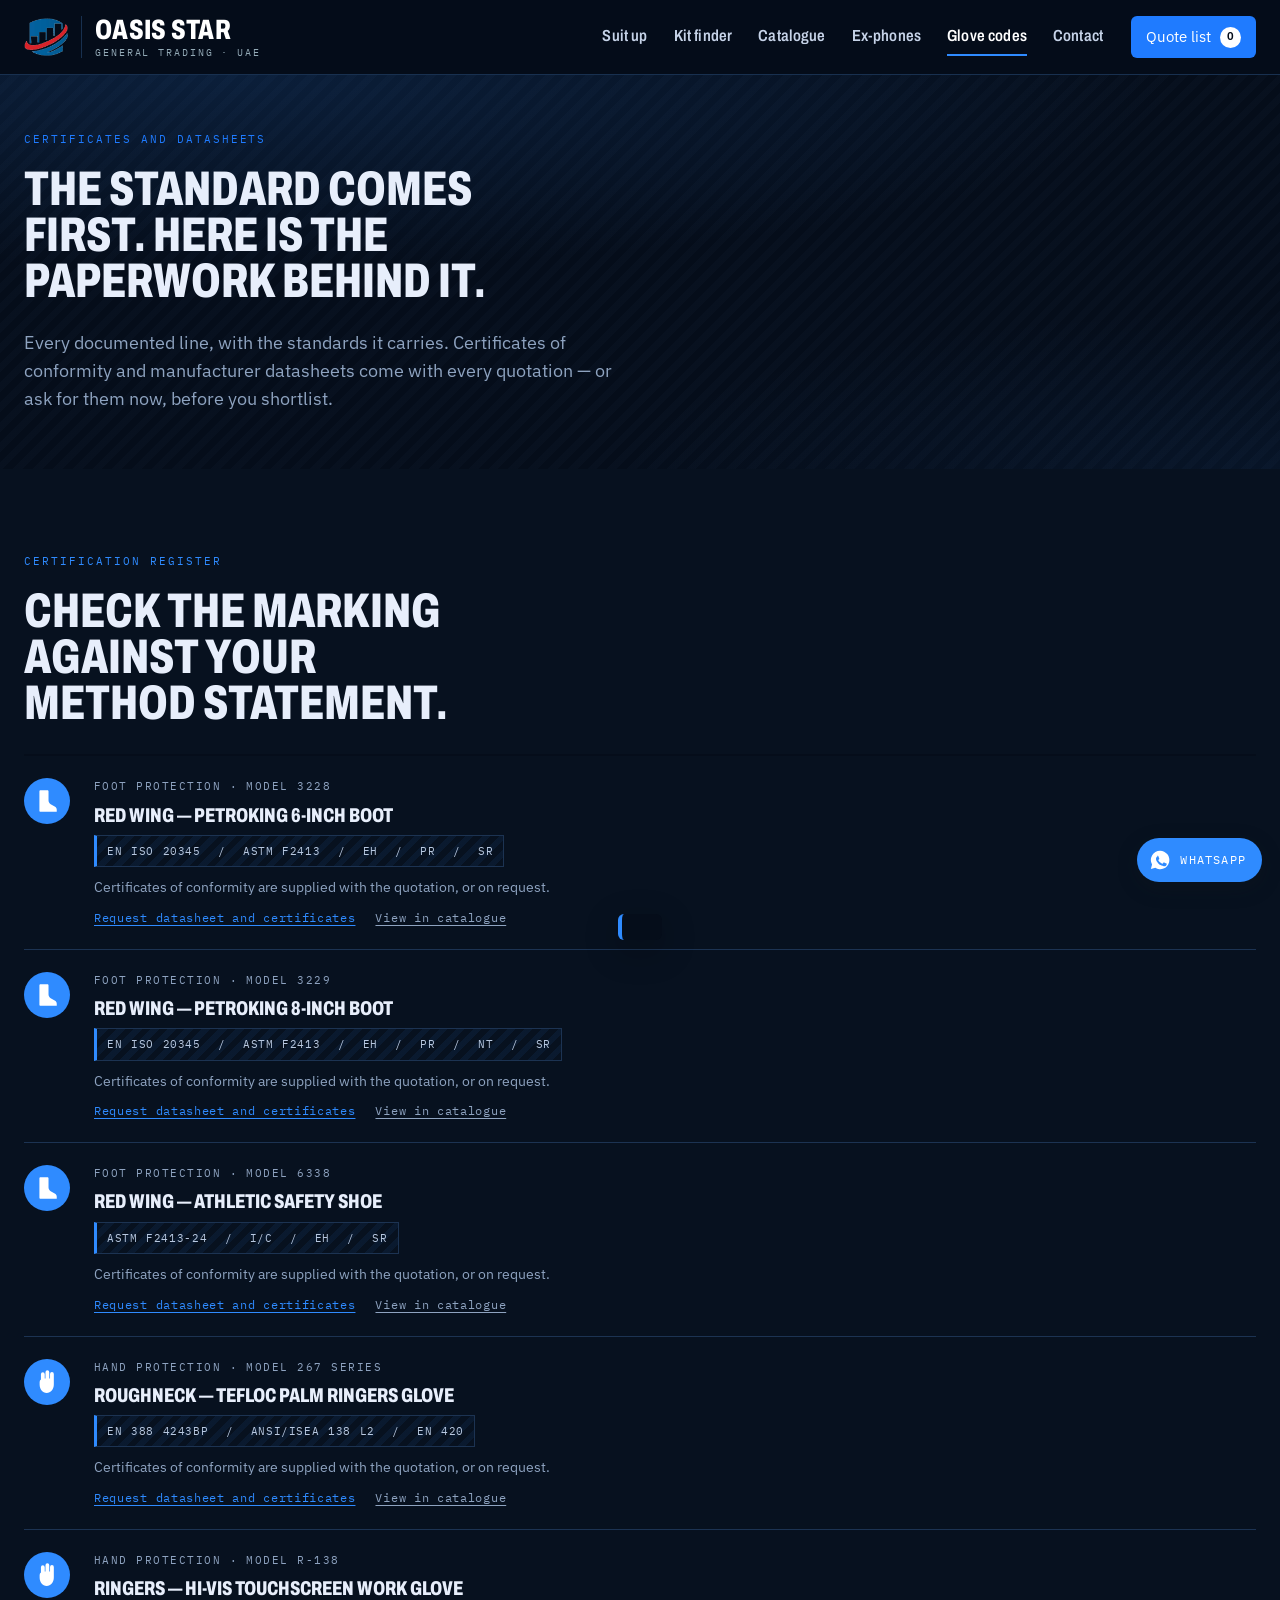
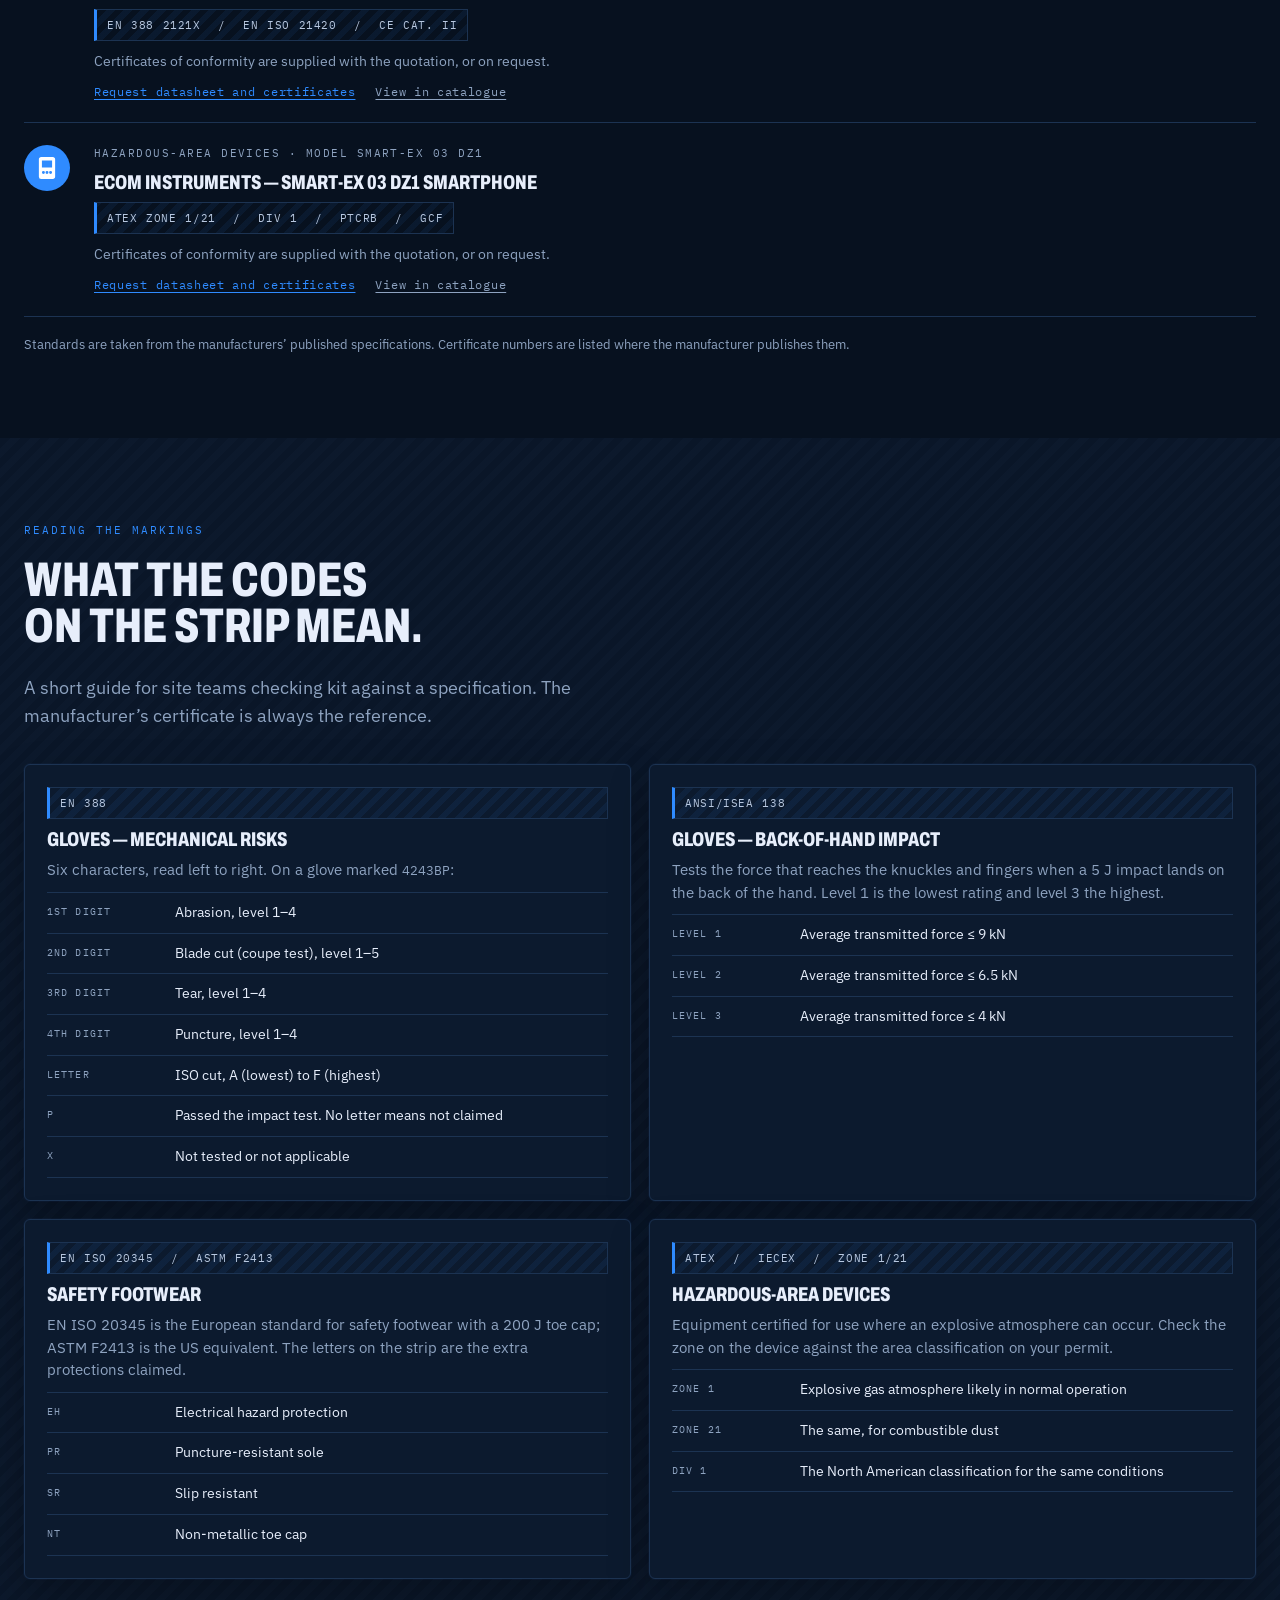
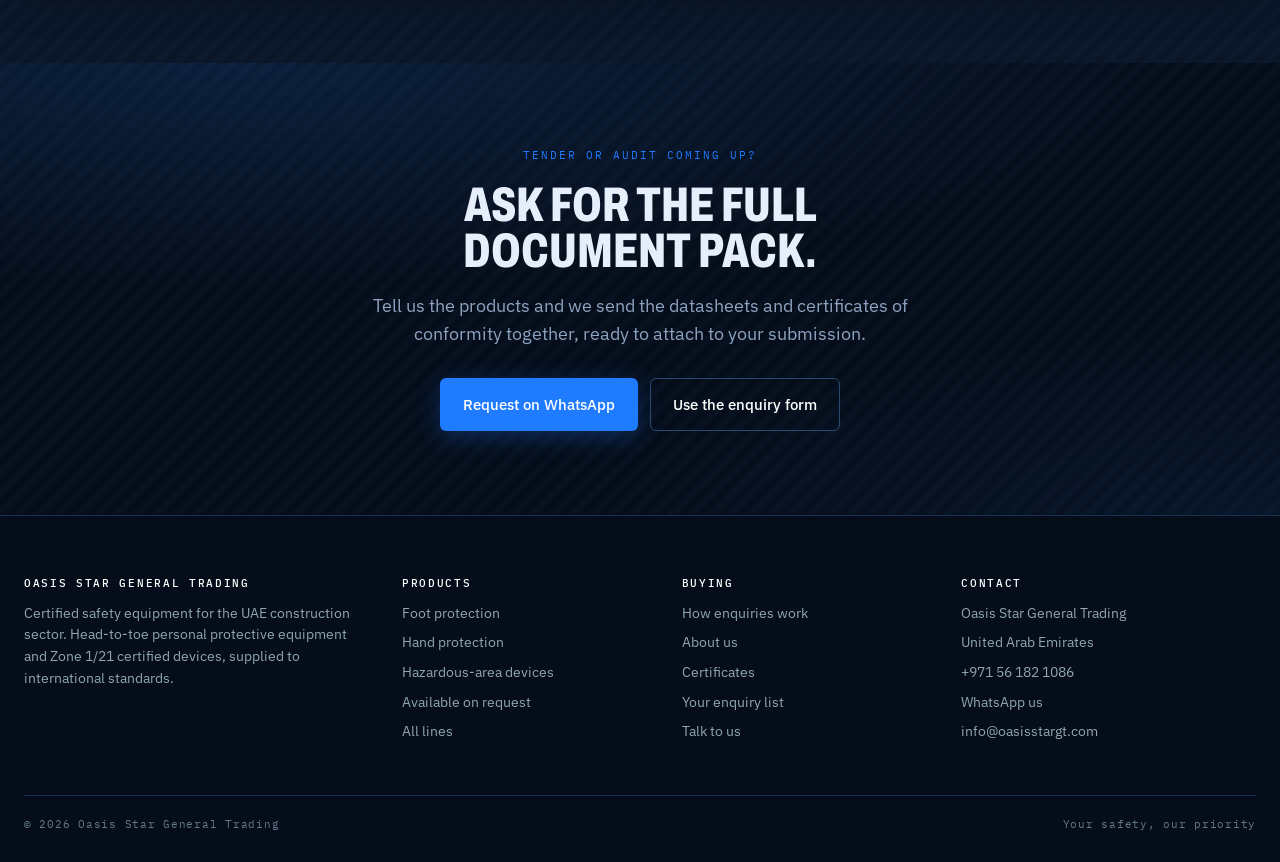
<file: site/certificates.html>
<!DOCTYPE html>
<html lang="en">
<head>
<meta charset="utf-8">
<meta name="viewport" content="width=device-width, initial-scale=1">
<title>Certificates and datasheets — Oasis Star General Trading</title>
<meta name="description" content="Certification register for every Oasis Star line: EN 388, ANSI/ISEA 138, EN ISO 20345, ASTM F2413 and ATEX markings explained, with datasheets and certificates on request.">
<meta property="og:title" content="Certificates and datasheets — Oasis Star General Trading">
<meta property="og:description" content="Certification register for every Oasis Star line: EN 388, ANSI/ISEA 138, EN ISO 20345, ASTM F2413 and ATEX markings explained, with datasheets and certificates on request.">
<meta property="og:type" content="website">
<meta property="og:site_name" content="Oasis Star General Trading">
<meta property="og:url" content="https://oasisstargt.com/certificates.html">
<link rel="canonical" href="https://oasisstargt.com/certificates.html">
<meta property="og:image" content="https://oasisstargt.com/assets/og-card.png">
<meta property="og:image:width" content="1200">
<meta property="og:image:height" content="630">
<meta property="og:image:alt" content="Oasis Star General Trading — certified safety equipment for UAE construction. EN ISO, ASTM, ANSI-ISEA and ATEX.">
<meta name="twitter:card" content="summary_large_image">
<meta name="theme-color" content="#111A1C">
<link rel="icon" href="favicon.svg" type="image/svg+xml">
<link rel="preconnect" href="https://fonts.googleapis.com">
<link rel="preconnect" href="https://fonts.gstatic.com" crossorigin>
<link href="https://fonts.googleapis.com/css2?family=Archivo:wdth,wght@62..125,600..800&family=IBM+Plex+Mono:wght@400;500&family=IBM+Plex+Sans:wght@400;500;600&display=swap" rel="stylesheet">
<link rel="stylesheet" href="assets/css/site.css">
</head>
<body>
<a class="skip" href="#main">Skip to content</a>
<header class="masthead">
  <div class="masthead__in">
    <a class="brand" href="index.html" aria-label="Oasis Star General Trading — home">
      <!-- Logo drop-in point. When the client supplies a logo file, replace the
           <svg> below with her SVG (or an <img>) and size it via .brand__mark.
           Nothing outside this span needs to change. -->
      <span class="brand__mark">
        <img src="assets/img/logo-mark.png" alt="" width="40" height="35">
      </span>
      <span class="brand__txt">
        <span class="brand__name">Oasis Star</span>
        <span class="brand__parent">General Trading &middot; UAE</span>
      </span>
    </a>
    <button class="burger" id="burger" aria-expanded="false" aria-controls="nav">Menu</button>
    <nav class="nav" id="nav" aria-label="Main">
      <a href="index.html#suit-up">Suit up</a>
      <a href="index.html#kit-finder">Kit finder</a>
      <a href="products.html">Catalogue</a>
      <a href="products.html?cat=exdev">Ex-phones</a>
      <a href="certificates.html#markings" aria-current="page">Glove codes</a>
      <a href="contact.html">Contact</a>
    </nav>
    <a class="tally" href="enquiry.html">
      <span class="tally__txt">Quote list</span>
      <span class="tally__n" data-tally data-empty="true">0</span>
    </a>
  </div>
</header>

<main id="main">

  <section class="dark section--tight">
    <div class="wrap">
      <span class="eyebrow">Certificates and datasheets</span>
      <h2 style="max-width:22ch">The standard comes first. Here is the paperwork behind it.</h2>
      <p class="lede" style="margin:0">Every documented line, with the standards it carries. Certificates of conformity and manufacturer datasheets come with every quotation &mdash; or ask for them now, before you shortlist.</p>
    </div>
  </section>

  <section class="section">
    <div class="wrap">
      <span class="eyebrow eyebrow--mandate">Certification register</span>
      <h2 style="max-width:24ch">Check the marking against your method statement.</h2>
      <div class="lines" id="register" style="margin-top:28px">
        <noscript><p class="cert__note" style="padding:18px 0">The register needs JavaScript. Ask for any certificate on <a href="https://wa.me/971561821086">WhatsApp</a> or by phone on +971 56 182 1086.</p></noscript>
      </div>
      <p class="hint" style="margin-top:18px">Standards are taken from the manufacturers&rsquo; published specifications. Certificate numbers are listed where the manufacturer publishes them.</p>
    </div>
  </section>

  <section class="section band" id="markings">
    <div class="wrap">
      <span class="eyebrow eyebrow--mandate">Reading the markings</span>
      <h2 style="max-width:24ch">What the codes on the strip mean.</h2>
      <p class="lede" style="margin-bottom:34px">A short guide for site teams checking kit against a specification. The manufacturer&rsquo;s certificate is always the reference.</p>
      <div class="guide">

        <div class="guide__item">
          <span class="marking">EN 388</span>
          <h3>Gloves &mdash; mechanical risks</h3>
          <p>Six characters, read left to right. On a glove marked <span class="mono">4243BP</span>:</p>
          <dl class="specs">
            <div><dt>1st digit</dt><dd>Abrasion, level 1&ndash;4</dd></div>
            <div><dt>2nd digit</dt><dd>Blade cut (coupe test), level 1&ndash;5</dd></div>
            <div><dt>3rd digit</dt><dd>Tear, level 1&ndash;4</dd></div>
            <div><dt>4th digit</dt><dd>Puncture, level 1&ndash;4</dd></div>
            <div><dt>Letter</dt><dd>ISO cut, A (lowest) to F (highest)</dd></div>
            <div><dt>P</dt><dd>Passed the impact test. No letter means not claimed</dd></div>
            <div><dt>X</dt><dd>Not tested or not applicable</dd></div>
          </dl>
        </div>

        <div class="guide__item">
          <span class="marking">ANSI/ISEA 138</span>
          <h3>Gloves &mdash; back-of-hand impact</h3>
          <p>Tests the force that reaches the knuckles and fingers when a 5 J impact lands on the back of the hand. Level 1 is the lowest rating and level 3 the highest.</p>
          <dl class="specs">
            <div><dt>Level 1</dt><dd>Average transmitted force &le; 9 kN</dd></div>
            <div><dt>Level 2</dt><dd>Average transmitted force &le; 6.5 kN</dd></div>
            <div><dt>Level 3</dt><dd>Average transmitted force &le; 4 kN</dd></div>
          </dl>
        </div>

        <div class="guide__item">
          <span class="marking">EN ISO 20345 &nbsp;/&nbsp; ASTM F2413</span>
          <h3>Safety footwear</h3>
          <p>EN ISO 20345 is the European standard for safety footwear with a 200 J toe cap; ASTM F2413 is the US equivalent. The letters on the strip are the extra protections claimed.</p>
          <dl class="specs">
            <div><dt>EH</dt><dd>Electrical hazard protection</dd></div>
            <div><dt>PR</dt><dd>Puncture-resistant sole</dd></div>
            <div><dt>SR</dt><dd>Slip resistant</dd></div>
            <div><dt>NT</dt><dd>Non-metallic toe cap</dd></div>
          </dl>
        </div>

        <div class="guide__item">
          <span class="marking">ATEX &nbsp;/&nbsp; IECEx &nbsp;/&nbsp; Zone 1/21</span>
          <h3>Hazardous-area devices</h3>
          <p>Equipment certified for use where an explosive atmosphere can occur. Check the zone on the device against the area classification on your permit.</p>
          <dl class="specs">
            <div><dt>Zone 1</dt><dd>Explosive gas atmosphere likely in normal operation</dd></div>
            <div><dt>Zone 21</dt><dd>The same, for combustible dust</dd></div>
            <div><dt>Div 1</dt><dd>The North American classification for the same conditions</dd></div>
          </dl>
        </div>

      </div>
    </div>
  </section>

  <section class="section dark">
    <div class="wrap" style="text-align:center">
      <span class="eyebrow">Tender or audit coming up?</span>
      <h2 style="max-width:20ch;margin:0 auto 18px">Ask for the full document pack.</h2>
      <p class="lede" style="margin:0 auto 6px">Tell us the products and we send the datasheets and certificates of conformity together, ready to attach to your submission.</p>
      <div class="actions" style="justify-content:center">
        <a class="btn btn--primary" href="https://wa.me/971561821086?text=Please%20send%20the%20document%20pack%20for%3A%20" target="_blank" rel="noopener">Request on WhatsApp</a>
        <a class="btn btn--ghost" href="contact.html">Use the enquiry form</a>
      </div>
    </div>
  </section>

</main>

<footer class="foot">
  <div class="wrap">
    <div class="foot__grid">
      <div>
        <h4>Oasis Star General Trading</h4>
        <p>Certified safety equipment for the UAE construction sector. Head-to-toe personal protective equipment and Zone 1/21 certified devices, supplied to international standards.</p>
      </div>
      <div>
        <h4>Products</h4>
        <ul>
          <li><a href="products.html?cat=foot">Foot protection</a></li>
          <li><a href="products.html?cat=hand">Hand protection</a></li>
          <li><a href="products.html?cat=exdev">Hazardous-area devices</a></li>
          <li><a href="products.html#request">Available on request</a></li>
          <li><a href="products.html">All lines</a></li>
        </ul>
      </div>
      <div>
        <h4>Buying</h4>
        <ul>
          <li><a href="index.html#how">How enquiries work</a></li>
          <li><a href="about.html">About us</a></li>
          <li><a href="certificates.html">Certificates</a></li>
          <li><a href="enquiry.html">Your enquiry list</a></li>
          <li><a href="contact.html">Talk to us</a></li>
        </ul>
      </div>
      <div>
        <h4>Contact</h4>
        <ul>
          <li>Oasis Star General Trading</li>
          <li>United Arab Emirates</li>
          <li><a href="tel:+971561821086">+971 56 182 1086</a></li>
          <li><a href="https://wa.me/971561821086" target="_blank" rel="noopener">WhatsApp us</a></li>
          <li><a href="mailto:info@oasisstargt.com">info@oasisstargt.com</a></li>
        </ul>
      </div>
    </div>
    <div class="foot__bar">
      <span>&copy; 2026 Oasis Star General Trading</span>
      <span>Your safety, our priority</span>
    </div>
  </div>
</footer>

<a class="wa" href="https://wa.me/971561821086?text=Hello%20Oasis%20Star%2C%20I%27d%20like%20a%20quotation." target="_blank" rel="noopener" aria-label="WhatsApp us for a quotation"><svg viewBox="0 0 24 24" aria-hidden="true"><path d="M12 2a10 10 0 0 0-8.66 15l-1.3 4.75 4.86-1.27A10 10 0 1 0 12 2zm-3.1 5.4c.2 0 .42 0 .6.02.2 0 .45-.06.7.54.26.6.88 2.14.96 2.3.08.15.13.33.02.53-.1.2-.15.33-.3.5l-.46.53c-.15.15-.3.32-.13.62.18.3.78 1.28 1.67 2.07 1.15 1.02 2.12 1.34 2.42 1.49.3.15.47.13.65-.08.17-.2.74-.86.94-1.16.2-.3.4-.25.66-.15.27.1 1.72.81 2.02.96.3.15.5.22.57.35.08.13.08.73-.17 1.44-.25.7-1.46 1.37-2.02 1.42-.52.05-1 .24-3.4-.7-2.88-1.13-4.7-4.07-4.84-4.26-.14-.2-1.16-1.54-1.16-2.94 0-1.4.73-2.08 1-2.37.25-.28.55-.35.74-.35z"/></svg><span>WhatsApp</span></a>
<div class="toast" id="toast" role="status" aria-live="polite"></div>

<script src="assets/js/icons.js"></script>
<script src="assets/js/data.js"></script>
<script src="assets/js/app.js"></script>
</body>
</html>
</file>
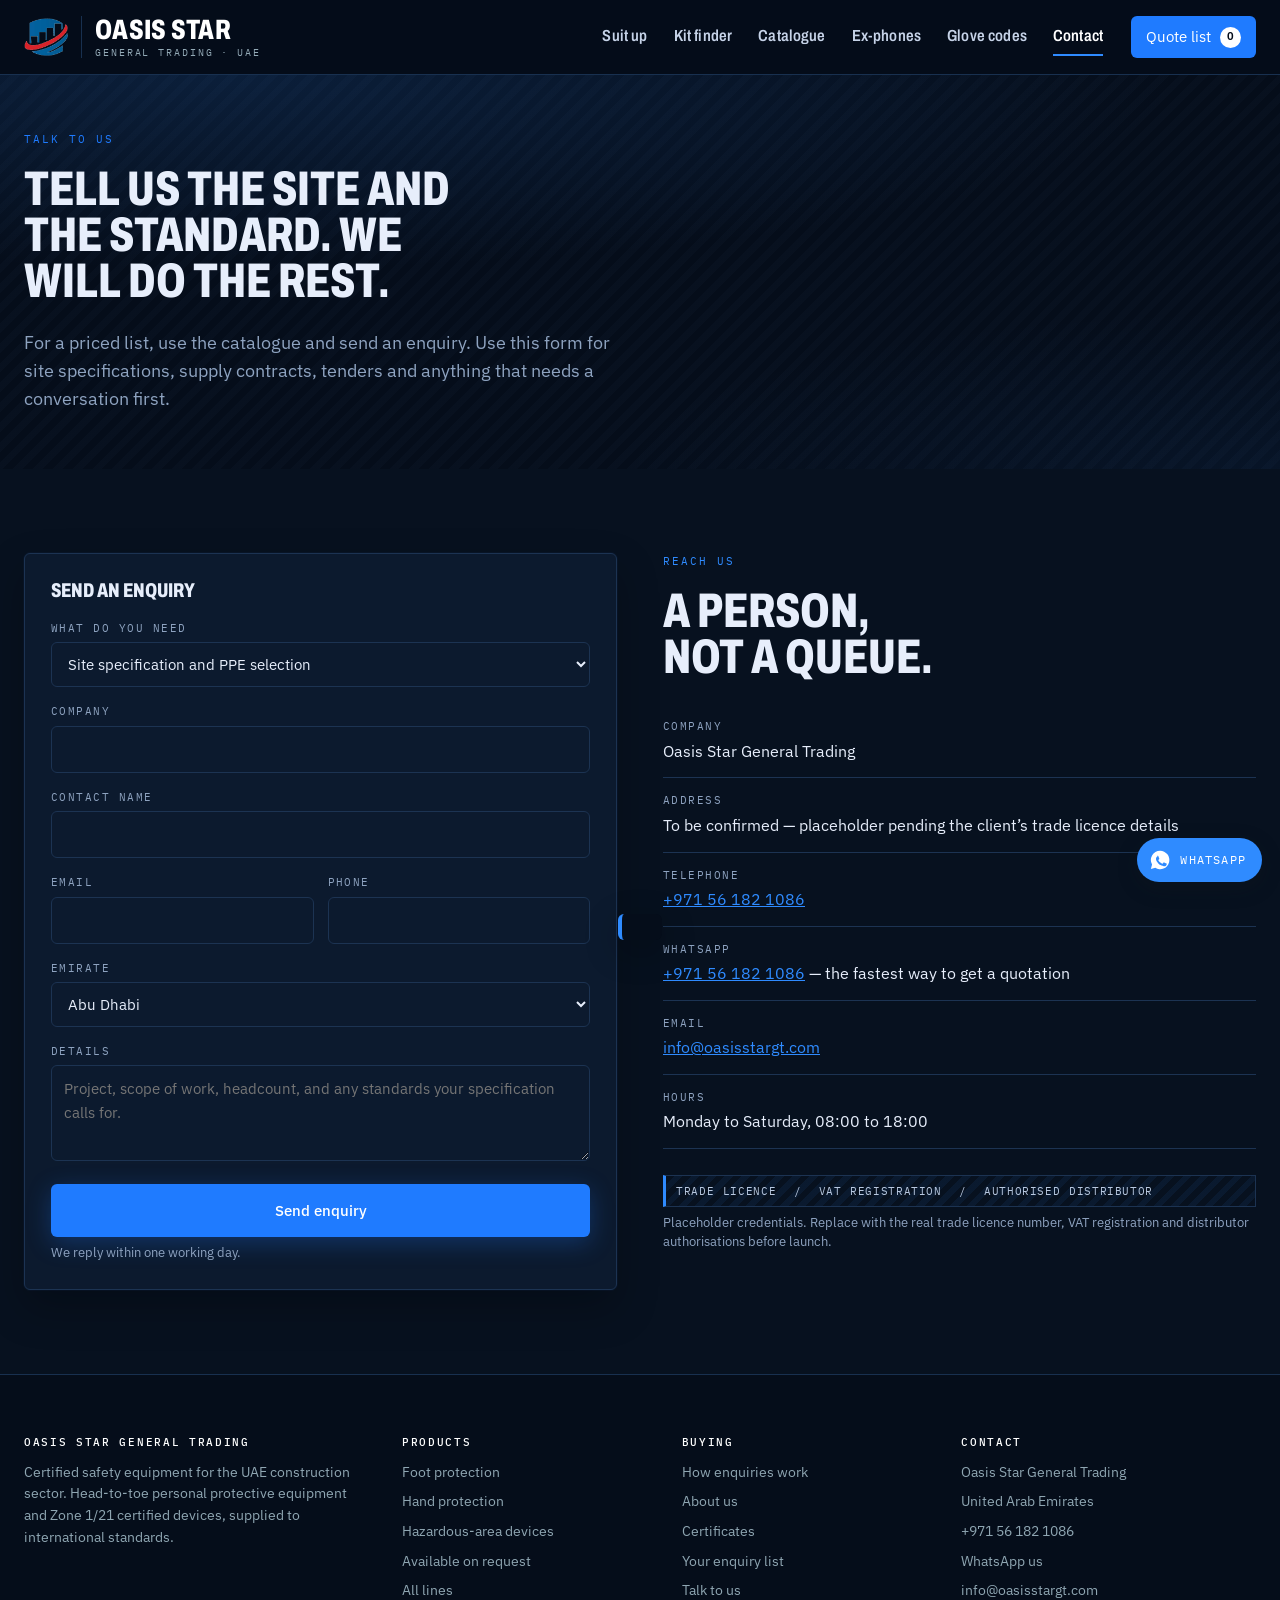
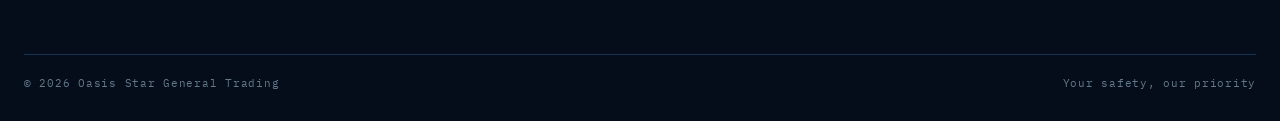
<file: site/contact.html>
<!DOCTYPE html>
<html lang="en">
<head>
<meta charset="utf-8">
<meta name="viewport" content="width=device-width, initial-scale=1">
<title>Contact — Oasis Star General Trading</title>
<meta name="description" content="Talk to Oasis Star about safety equipment supply, site specifications, contracts and tenders in the UAE.">
<meta property="og:title" content="Contact — Oasis Star General Trading">
<meta property="og:description" content="Talk to Oasis Star about safety equipment supply, site specifications, contracts and tenders in the UAE.">
<meta property="og:type" content="website">
<meta property="og:site_name" content="Oasis Star General Trading">
<meta property="og:url" content="https://oasisstargt.com/contact.html">
<link rel="canonical" href="https://oasisstargt.com/contact.html">
<meta property="og:image" content="https://oasisstargt.com/assets/og-card.png">
<meta property="og:image:width" content="1200">
<meta property="og:image:height" content="630">
<meta property="og:image:alt" content="Oasis Star General Trading — certified safety equipment for UAE construction. EN ISO, ASTM, ANSI-ISEA and ATEX.">
<meta name="twitter:card" content="summary_large_image">
<meta name="theme-color" content="#111A1C">
<link rel="icon" href="favicon.svg" type="image/svg+xml">
<link rel="preconnect" href="https://fonts.googleapis.com">
<link rel="preconnect" href="https://fonts.gstatic.com" crossorigin>
<link href="https://fonts.googleapis.com/css2?family=Archivo:wdth,wght@62..125,600..800&family=IBM+Plex+Mono:wght@400;500&family=IBM+Plex+Sans:wght@400;500;600&display=swap" rel="stylesheet">
<link rel="stylesheet" href="assets/css/site.css">
</head>
<body>
<a class="skip" href="#main">Skip to content</a>
<header class="masthead">
  <div class="masthead__in">
    <a class="brand" href="index.html" aria-label="Oasis Star General Trading — home">
      <!-- Logo drop-in point. When the client supplies a logo file, replace the
           <svg> below with her SVG (or an <img>) and size it via .brand__mark.
           Nothing outside this span needs to change. -->
      <span class="brand__mark">
        <img src="assets/img/logo-mark.png" alt="" width="40" height="35">
      </span>
      <span class="brand__txt">
        <span class="brand__name">Oasis Star</span>
        <span class="brand__parent">General Trading &middot; UAE</span>
      </span>
    </a>
    <button class="burger" id="burger" aria-expanded="false" aria-controls="nav">Menu</button>
    <nav class="nav" id="nav" aria-label="Main">
      <a href="index.html#suit-up">Suit up</a>
      <a href="index.html#kit-finder">Kit finder</a>
      <a href="products.html">Catalogue</a>
      <a href="products.html?cat=exdev">Ex-phones</a>
      <a href="certificates.html#markings">Glove codes</a>
      <a href="contact.html" aria-current="page">Contact</a>
    </nav>
    <a class="tally" href="enquiry.html">
      <span class="tally__txt">Quote list</span>
      <span class="tally__n" data-tally data-empty="true">0</span>
    </a>
  </div>
</header>

<main id="main">

  <section class="dark section--tight">
    <div class="wrap">
      <span class="eyebrow">Talk to us</span>
      <h2 style="max-width:22ch">Tell us the site and the standard. We will do the rest.</h2>
      <p class="lede" style="margin:0">For a priced list, use the catalogue and send an enquiry. Use this form for site specifications, supply contracts, tenders and anything that needs a conversation first.</p>
    </div>
  </section>

  <section class="section">
    <div class="wrap">
      <div class="split">

        <form class="panel" id="contactform" name="general-enquiry" method="POST"
              data-netlify="true" netlify-honeypot="bot-field" novalidate>
          <input type="hidden" name="form-name" value="general-enquiry">
          <p hidden><label>Leave this empty <input name="bot-field"></label></p>

          <h3 style="margin-bottom:20px">Send an enquiry</h3>

          <div class="field">
            <label for="interest">What do you need</label>
            <select id="interest" name="interest">
              <option>Site specification and PPE selection</option>
              <option>Bulk or contract supply</option>
              <option>Products not listed on the site</option>
              <option>Sizing and fitting for a workforce</option>
              <option>Hazardous-area devices, Zone 1</option>
              <option>Tender documentation</option>
              <option>Trade account application</option>
              <option>Something else</option>
            </select>
          </div>

          <div class="field">
            <label for="company">Company</label>
            <input id="company" name="company" type="text" autocomplete="organization">
            <p class="err">Enter your company name.</p>
          </div>

          <div class="field">
            <label for="contact">Contact name</label>
            <input id="contact" name="contact" type="text" autocomplete="name">
            <p class="err">Enter a contact name.</p>
          </div>

          <div class="field field--half">
            <div class="field" style="margin:0">
              <label for="email">Email</label>
              <input id="email" name="email" type="email" autocomplete="email">
              <p class="err">Enter a valid email.</p>
            </div>
            <div class="field" style="margin:0">
              <label for="phone">Phone</label>
              <input id="phone" name="phone" type="tel" autocomplete="tel">
            </div>
          </div>

          <div class="field">
            <label for="emirate">Emirate</label>
            <select id="emirate" name="emirate">
              <option>Abu Dhabi</option>
              <option>Dubai</option>
              <option>Sharjah</option>
              <option>Ajman</option>
              <option>Umm Al Quwain</option>
              <option>Ras Al Khaimah</option>
              <option>Fujairah</option>
              <option>Outside the UAE</option>
            </select>
          </div>

          <div class="field">
            <label for="message">Details</label>
            <textarea id="message" name="message" placeholder="Project, scope of work, headcount, and any standards your specification calls for."></textarea>
          </div>

          <button class="btn btn--primary" type="submit" style="width:100%;justify-content:center">Send enquiry</button>
          <p class="hint">We reply within one working day.</p>
        </form>

        <div>
          <span class="eyebrow eyebrow--mandate">Reach us</span>
          <h2 style="max-width:16ch">A person, not a queue.</h2>
          <dl class="deets">
            <div>
              <dt>Company</dt>
              <dd>Oasis Star General Trading</dd>
            </div>
            <div>
              <dt>Address</dt>
              <dd>To be confirmed &mdash; placeholder pending the client&rsquo;s trade licence details</dd>
            </div>
            <div>
              <dt>Telephone</dt>
              <dd><a href="tel:+971561821086">+971 56 182 1086</a></dd>
            </div>
            <div>
              <dt>WhatsApp</dt>
              <dd><a href="https://wa.me/971561821086" target="_blank" rel="noopener">+971 56 182 1086</a> &mdash; the fastest way to get a quotation</dd>
            </div>
            <div>
              <dt>Email</dt>
              <dd><a href="mailto:info@oasisstargt.com">info@oasisstargt.com</a></dd>
            </div>
            <div>
              <dt>Hours</dt>
              <dd>Monday to Saturday, 08:00 to 18:00</dd>
            </div>
          </dl>

          <span class="marking" style="margin-top:26px">Trade licence &nbsp;/&nbsp; VAT registration &nbsp;/&nbsp; Authorised distributor</span>
          <p class="hint">Placeholder credentials. Replace with the real trade licence number, VAT registration and distributor authorisations before launch.</p>
        </div>

      </div>
    </div>
  </section>

</main>

<footer class="foot">
  <div class="wrap">
    <div class="foot__grid">
      <div>
        <h4>Oasis Star General Trading</h4>
        <p>Certified safety equipment for the UAE construction sector. Head-to-toe personal protective equipment and Zone 1/21 certified devices, supplied to international standards.</p>
      </div>
      <div>
        <h4>Products</h4>
        <ul>
          <li><a href="products.html?cat=foot">Foot protection</a></li>
          <li><a href="products.html?cat=hand">Hand protection</a></li>
          <li><a href="products.html?cat=exdev">Hazardous-area devices</a></li>
          <li><a href="products.html#request">Available on request</a></li>
          <li><a href="products.html">All lines</a></li>
        </ul>
      </div>
      <div>
        <h4>Buying</h4>
        <ul>
          <li><a href="index.html#how">How enquiries work</a></li>
          <li><a href="about.html">About us</a></li>
          <li><a href="certificates.html">Certificates</a></li>
          <li><a href="enquiry.html">Your enquiry list</a></li>
          <li><a href="contact.html">Talk to us</a></li>
        </ul>
      </div>
      <div>
        <h4>Contact</h4>
        <ul>
          <li>Oasis Star General Trading</li>
          <li>United Arab Emirates</li>
          <li><a href="tel:+971561821086">+971 56 182 1086</a></li>
          <li><a href="https://wa.me/971561821086" target="_blank" rel="noopener">WhatsApp us</a></li>
          <li><a href="mailto:info@oasisstargt.com">info@oasisstargt.com</a></li>
        </ul>
      </div>
    </div>
    <div class="foot__bar">
      <span>&copy; 2026 Oasis Star General Trading</span>
      <span>Your safety, our priority</span>
    </div>
  </div>
</footer>

<a class="wa" href="https://wa.me/971561821086?text=Hello%20Oasis%20Star%2C%20I%27d%20like%20a%20quotation." target="_blank" rel="noopener" aria-label="WhatsApp us for a quotation"><svg viewBox="0 0 24 24" aria-hidden="true"><path d="M12 2a10 10 0 0 0-8.66 15l-1.3 4.75 4.86-1.27A10 10 0 1 0 12 2zm-3.1 5.4c.2 0 .42 0 .6.02.2 0 .45-.06.7.54.26.6.88 2.14.96 2.3.08.15.13.33.02.53-.1.2-.15.33-.3.5l-.46.53c-.15.15-.3.32-.13.62.18.3.78 1.28 1.67 2.07 1.15 1.02 2.12 1.34 2.42 1.49.3.15.47.13.65-.08.17-.2.74-.86.94-1.16.2-.3.4-.25.66-.15.27.1 1.72.81 2.02.96.3.15.5.22.57.35.08.13.08.73-.17 1.44-.25.7-1.46 1.37-2.02 1.42-.52.05-1 .24-3.4-.7-2.88-1.13-4.7-4.07-4.84-4.26-.14-.2-1.16-1.54-1.16-2.94 0-1.4.73-2.08 1-2.37.25-.28.55-.35.74-.35z"/></svg><span>WhatsApp</span></a>
<div class="toast" id="toast" role="status" aria-live="polite"></div>

<script src="assets/js/icons.js"></script>
<script src="assets/js/data.js"></script>
<script src="assets/js/app.js"></script>
</body>
</html>
</file>
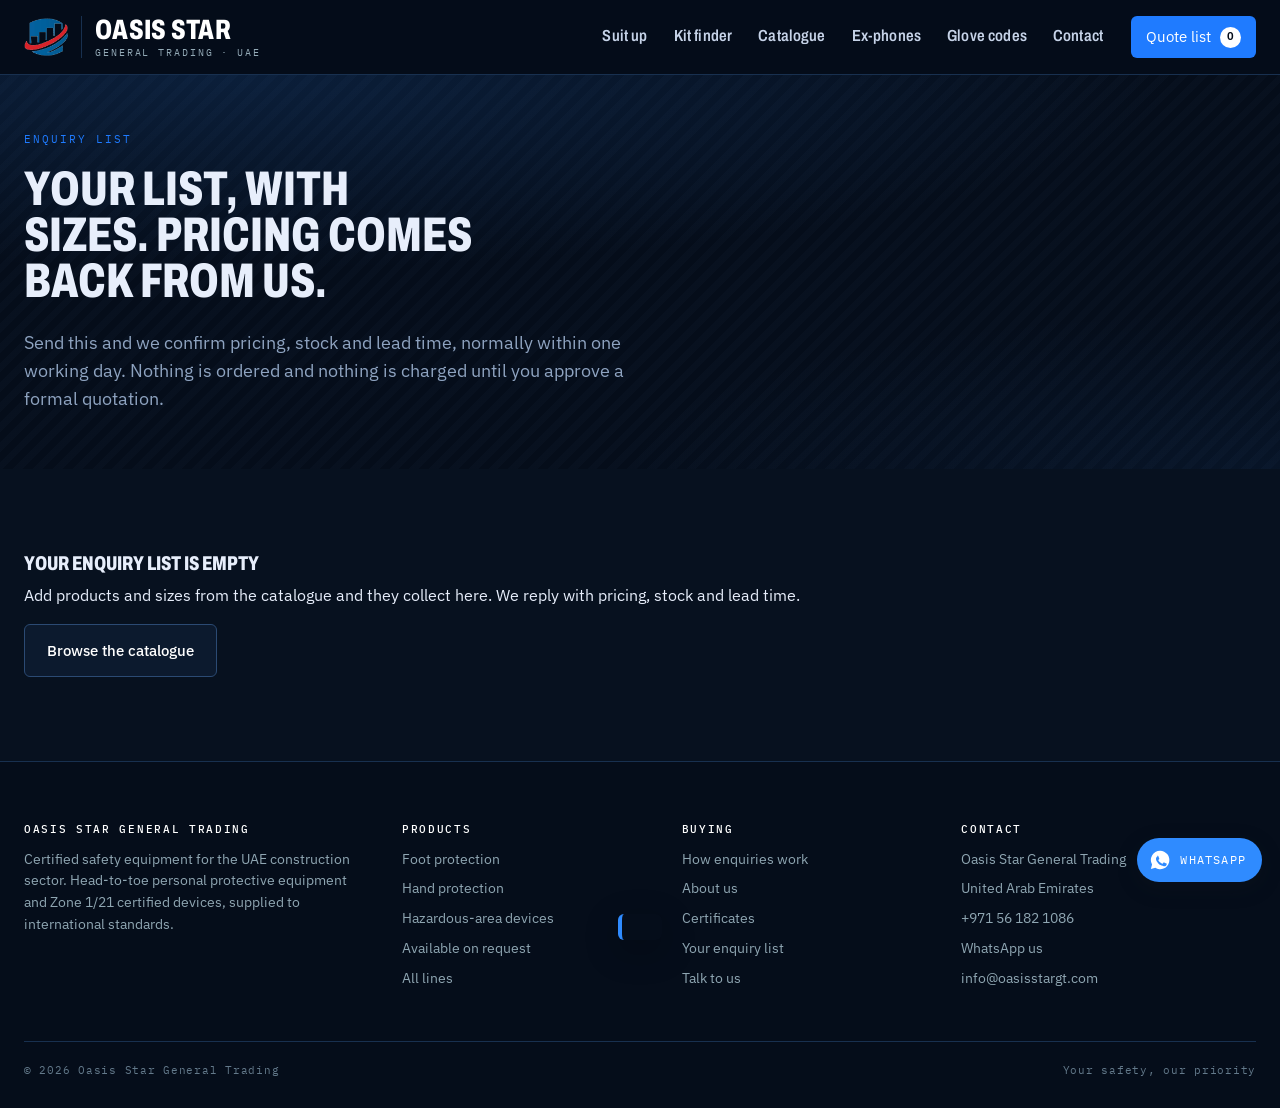
<file: site/enquiry.html>
<!DOCTYPE html>
<html lang="en">
<head>
<meta charset="utf-8">
<meta name="viewport" content="width=device-width, initial-scale=1">
<title>Your enquiry — Oasis Star General Trading</title>
<meta name="description" content="Review your product and size list and send it to Oasis Star. We reply with pricing, stock and lead time.">
<meta property="og:title" content="Your enquiry — Oasis Star General Trading">
<meta property="og:description" content="Review your product and size list and send it to Oasis Star. We reply with pricing, stock and lead time.">
<meta property="og:type" content="website">
<meta property="og:site_name" content="Oasis Star General Trading">
<meta property="og:url" content="https://oasisstargt.com/enquiry.html">
<link rel="canonical" href="https://oasisstargt.com/enquiry.html">
<meta property="og:image" content="https://oasisstargt.com/assets/og-card.png">
<meta property="og:image:width" content="1200">
<meta property="og:image:height" content="630">
<meta property="og:image:alt" content="Oasis Star General Trading — certified safety equipment for UAE construction. EN ISO, ASTM, ANSI-ISEA and ATEX.">
<meta name="twitter:card" content="summary_large_image">
<meta name="theme-color" content="#111A1C">
<link rel="icon" href="favicon.svg" type="image/svg+xml">
<link rel="preconnect" href="https://fonts.googleapis.com">
<link rel="preconnect" href="https://fonts.gstatic.com" crossorigin>
<link href="https://fonts.googleapis.com/css2?family=Archivo:wdth,wght@62..125,600..800&family=IBM+Plex+Mono:wght@400;500&family=IBM+Plex+Sans:wght@400;500;600&display=swap" rel="stylesheet">
<link rel="stylesheet" href="assets/css/site.css">
</head>
<body>
<a class="skip" href="#main">Skip to content</a>
<header class="masthead">
  <div class="masthead__in">
    <a class="brand" href="index.html" aria-label="Oasis Star General Trading — home">
      <!-- Logo drop-in point. When the client supplies a logo file, replace the
           <svg> below with her SVG (or an <img>) and size it via .brand__mark.
           Nothing outside this span needs to change. -->
      <span class="brand__mark">
        <img src="assets/img/logo-mark.png" alt="" width="40" height="35">
      </span>
      <span class="brand__txt">
        <span class="brand__name">Oasis Star</span>
        <span class="brand__parent">General Trading &middot; UAE</span>
      </span>
    </a>
    <button class="burger" id="burger" aria-expanded="false" aria-controls="nav">Menu</button>
    <nav class="nav" id="nav" aria-label="Main">
      <a href="index.html#suit-up">Suit up</a>
      <a href="index.html#kit-finder">Kit finder</a>
      <a href="products.html">Catalogue</a>
      <a href="products.html?cat=exdev">Ex-phones</a>
      <a href="certificates.html#markings">Glove codes</a>
      <a href="contact.html">Contact</a>
    </nav>
    <a class="tally" href="enquiry.html">
      <span class="tally__txt">Quote list</span>
      <span class="tally__n" data-tally data-empty="true">0</span>
    </a>
  </div>
</header>

<main id="main">

  <section class="dark section--tight">
    <div class="wrap">
      <span class="eyebrow">Enquiry list</span>
      <h2 style="max-width:24ch">Your list, with sizes. Pricing comes back from us.</h2>
      <p class="lede" style="margin:0">Send this and we confirm pricing, stock and lead time, normally within one working day. Nothing is ordered and nothing is charged until you approve a formal quotation.</p>
    </div>
  </section>

  <section class="section">
    <div class="wrap" id="enquiry-body">
      <div class="quote">

        <div>
          <span class="eyebrow eyebrow--muted">Products and sizes</span>
          <div class="lines" id="lines"></div>
          <dl class="tallybar" id="tallybar"></dl>
          <p class="hint" style="margin-top:14px">Need a different size breakdown for the same product? Add it again with the other size &mdash; each size is quoted as its own line.</p>
          <div class="actions">
            <a class="btn btn--quiet" href="products.html">Add more products</a>
          </div>
        </div>

        <form class="panel panel--sticky" id="rfq" name="product-enquiry" method="POST"
              data-netlify="true" netlify-honeypot="bot-field" novalidate>
          <input type="hidden" name="form-name" value="product-enquiry">
          <p hidden><label>Leave this empty <input name="bot-field"></label></p>
          <input type="hidden" name="reference">
          <textarea name="items" hidden></textarea>

          <span class="eyebrow eyebrow--mandate">Where to send it</span>
          <h3 style="margin-bottom:20px">Your details</h3>

          <div class="field">
            <label for="company">Company</label>
            <input id="company" name="company" type="text" autocomplete="organization">
            <p class="err">Enter your company name.</p>
          </div>

          <div class="field">
            <label for="contact">Contact name</label>
            <input id="contact" name="contact" type="text" autocomplete="name">
            <p class="err">Enter a contact name.</p>
          </div>

          <div class="field field--half">
            <div class="field" style="margin:0">
              <label for="email">Email</label>
              <input id="email" name="email" type="email" autocomplete="email">
              <p class="err">Enter a valid email.</p>
            </div>
            <div class="field" style="margin:0">
              <label for="phone">Phone</label>
              <input id="phone" name="phone" type="tel" autocomplete="tel">
              <p class="err">Enter a phone number.</p>
            </div>
          </div>

          <div class="field">
            <label for="emirate">Delivery emirate</label>
            <select id="emirate" name="emirate">
              <option>Abu Dhabi</option>
              <option>Dubai</option>
              <option>Sharjah</option>
              <option>Ajman</option>
              <option>Umm Al Quwain</option>
              <option>Ras Al Khaimah</option>
              <option>Fujairah</option>
              <option>Collection from our store</option>
            </select>
          </div>

          <div class="field">
            <label for="needed">Needed by</label>
            <input id="needed" name="needed" type="date">
          </div>

          <div class="field">
            <label for="notes">Site, standards, anything else</label>
            <textarea id="notes" name="notes" placeholder="e.g. project name, the standard your specification calls for, or a size breakdown you would like us to check"></textarea>
          </div>

          <button class="btn btn--primary" type="submit" style="width:100%;justify-content:center">Send enquiry</button>
          <p class="hint">No payment is taken here. We reply with a formal quotation you can raise a purchase order against.</p>
        </form>

      </div>
    </div>
  </section>

</main>

<footer class="foot">
  <div class="wrap">
    <div class="foot__grid">
      <div>
        <h4>Oasis Star General Trading</h4>
        <p>Certified safety equipment for the UAE construction sector. Head-to-toe personal protective equipment and Zone 1/21 certified devices, supplied to international standards.</p>
      </div>
      <div>
        <h4>Products</h4>
        <ul>
          <li><a href="products.html?cat=foot">Foot protection</a></li>
          <li><a href="products.html?cat=hand">Hand protection</a></li>
          <li><a href="products.html?cat=exdev">Hazardous-area devices</a></li>
          <li><a href="products.html#request">Available on request</a></li>
          <li><a href="products.html">All lines</a></li>
        </ul>
      </div>
      <div>
        <h4>Buying</h4>
        <ul>
          <li><a href="index.html#how">How enquiries work</a></li>
          <li><a href="about.html">About us</a></li>
          <li><a href="certificates.html">Certificates</a></li>
          <li><a href="enquiry.html">Your enquiry list</a></li>
          <li><a href="contact.html">Talk to us</a></li>
        </ul>
      </div>
      <div>
        <h4>Contact</h4>
        <ul>
          <li>Oasis Star General Trading</li>
          <li>United Arab Emirates</li>
          <li><a href="tel:+971561821086">+971 56 182 1086</a></li>
          <li><a href="https://wa.me/971561821086" target="_blank" rel="noopener">WhatsApp us</a></li>
          <li><a href="mailto:info@oasisstargt.com">info@oasisstargt.com</a></li>
        </ul>
      </div>
    </div>
    <div class="foot__bar">
      <span>&copy; 2026 Oasis Star General Trading</span>
      <span>Your safety, our priority</span>
    </div>
  </div>
</footer>

<a class="wa" href="https://wa.me/971561821086?text=Hello%20Oasis%20Star%2C%20I%27d%20like%20a%20quotation." target="_blank" rel="noopener" aria-label="WhatsApp us for a quotation"><svg viewBox="0 0 24 24" aria-hidden="true"><path d="M12 2a10 10 0 0 0-8.66 15l-1.3 4.75 4.86-1.27A10 10 0 1 0 12 2zm-3.1 5.4c.2 0 .42 0 .6.02.2 0 .45-.06.7.54.26.6.88 2.14.96 2.3.08.15.13.33.02.53-.1.2-.15.33-.3.5l-.46.53c-.15.15-.3.32-.13.62.18.3.78 1.28 1.67 2.07 1.15 1.02 2.12 1.34 2.42 1.49.3.15.47.13.65-.08.17-.2.74-.86.94-1.16.2-.3.4-.25.66-.15.27.1 1.72.81 2.02.96.3.15.5.22.57.35.08.13.08.73-.17 1.44-.25.7-1.46 1.37-2.02 1.42-.52.05-1 .24-3.4-.7-2.88-1.13-4.7-4.07-4.84-4.26-.14-.2-1.16-1.54-1.16-2.94 0-1.4.73-2.08 1-2.37.25-.28.55-.35.74-.35z"/></svg><span>WhatsApp</span></a>
<div class="toast" id="toast" role="status" aria-live="polite"></div>

<script src="assets/js/icons.js"></script>
<script src="assets/js/data.js"></script>
<script src="assets/js/app.js"></script>
</body>
</html>
</file>
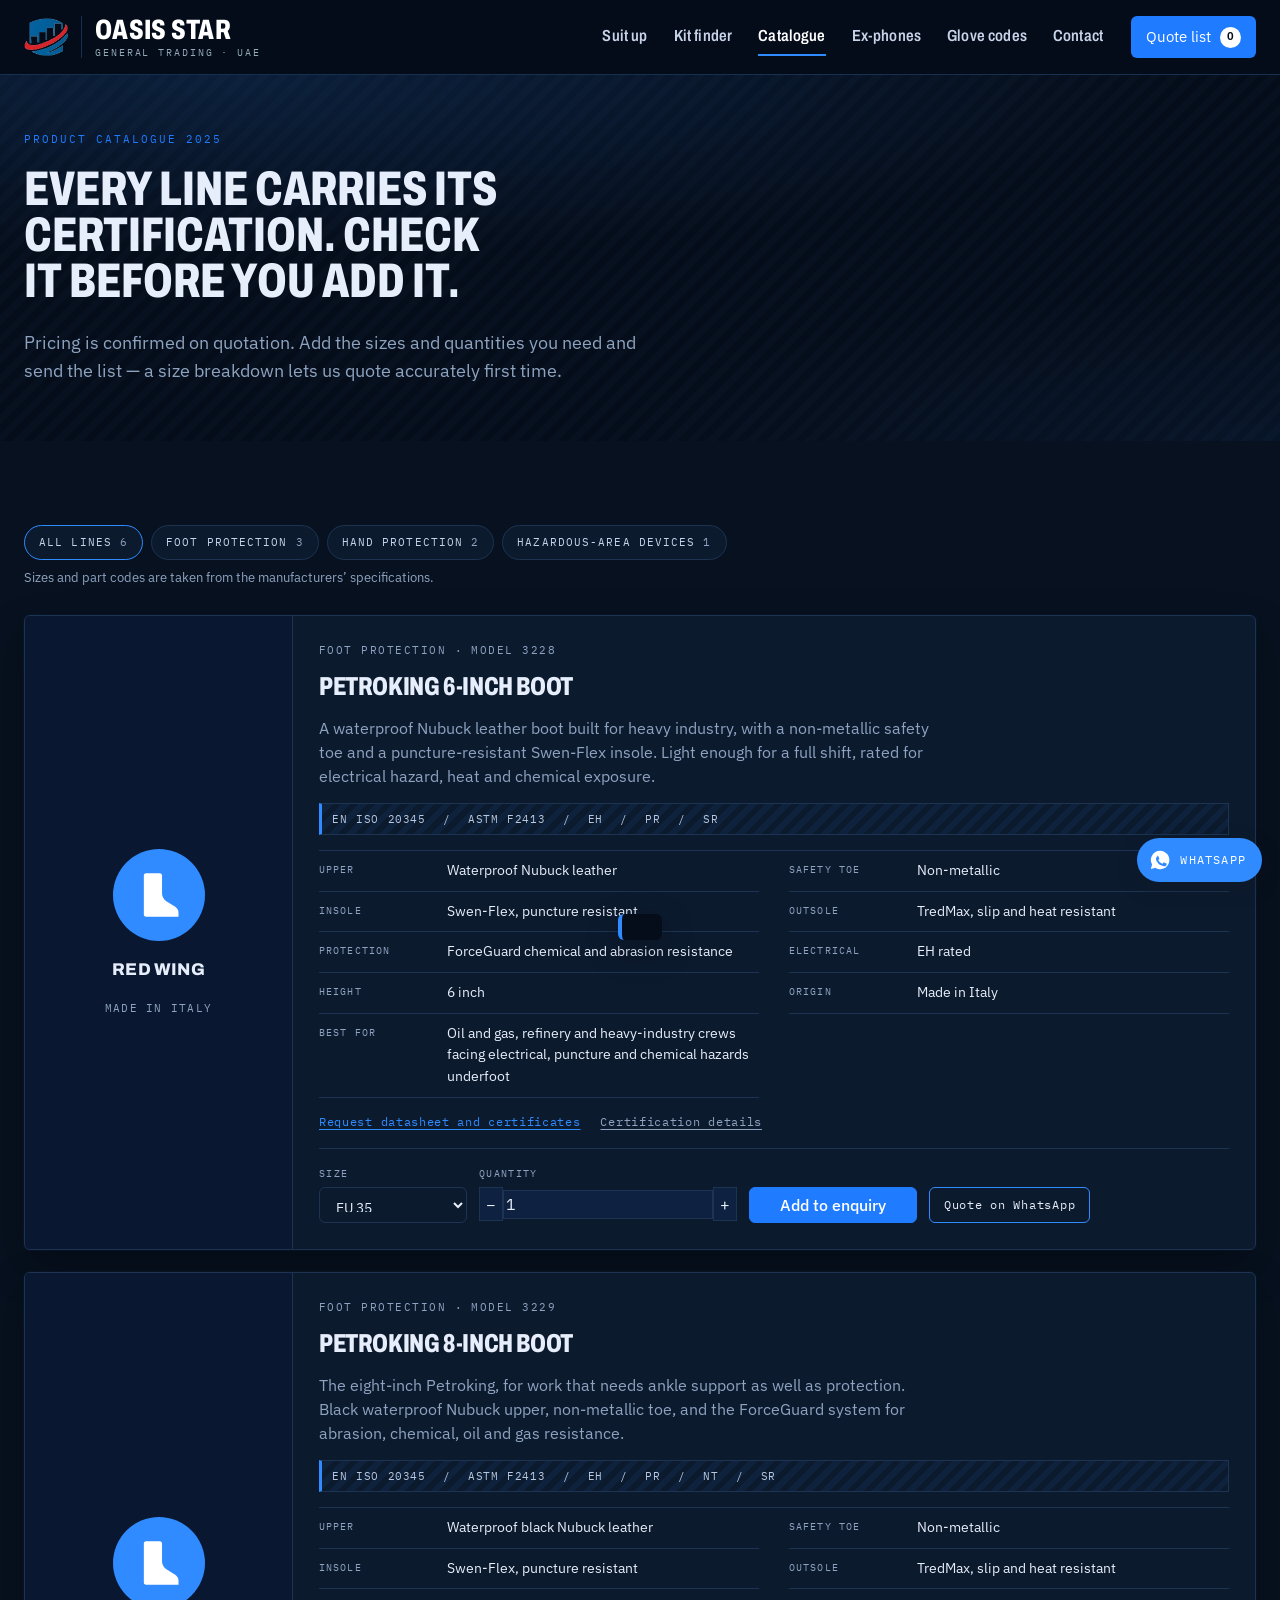
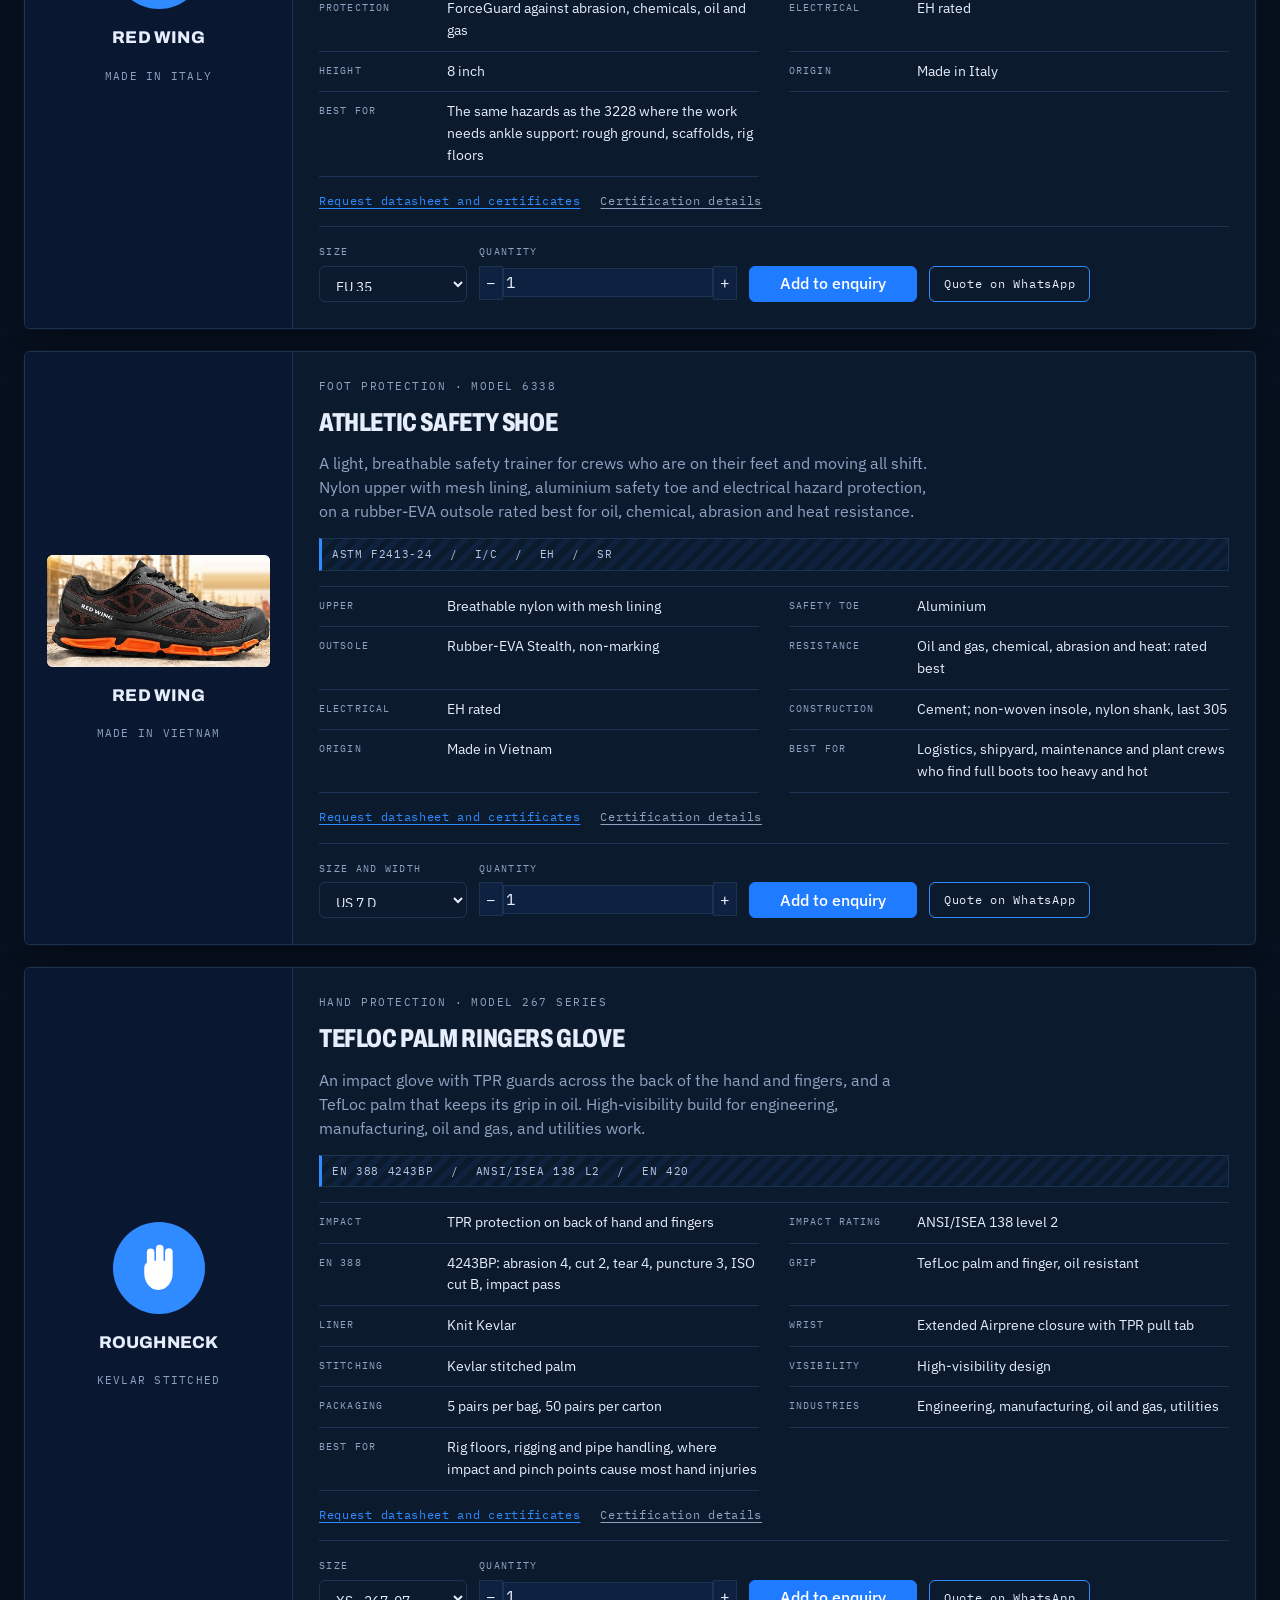
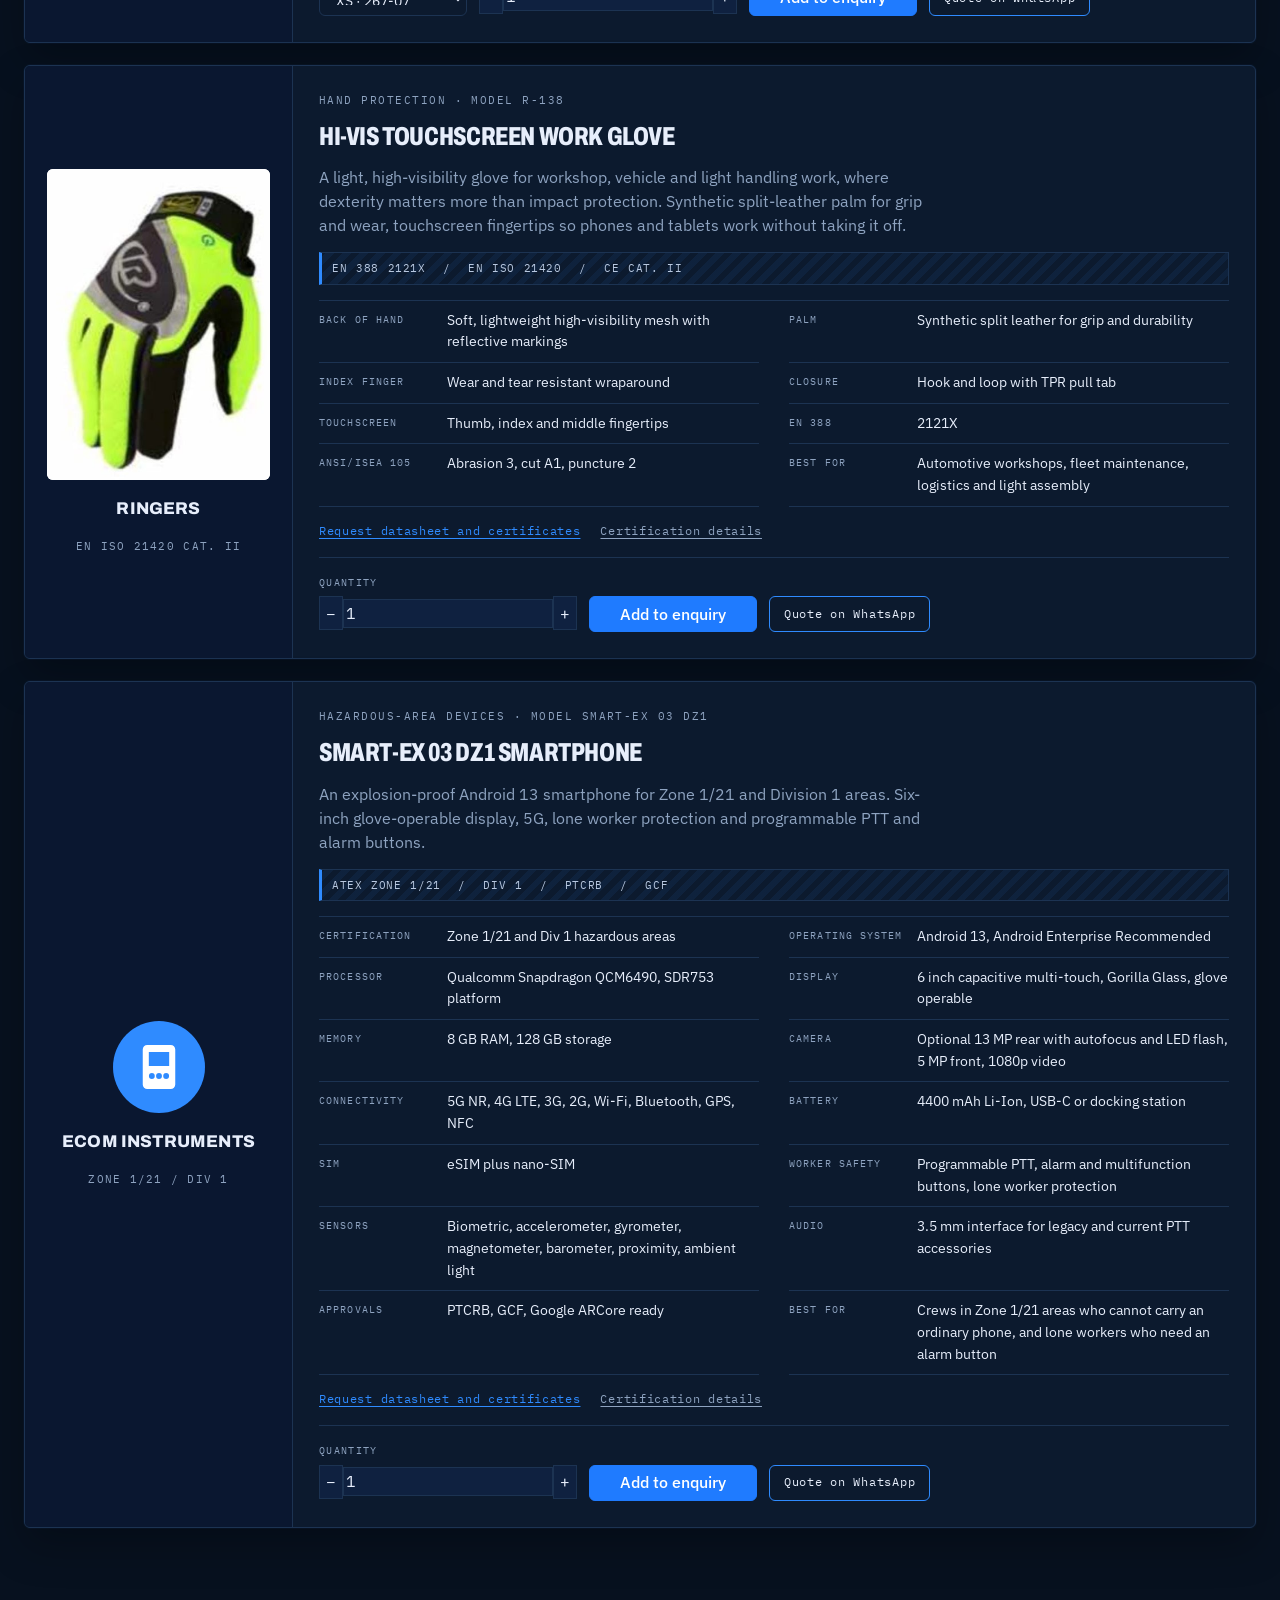
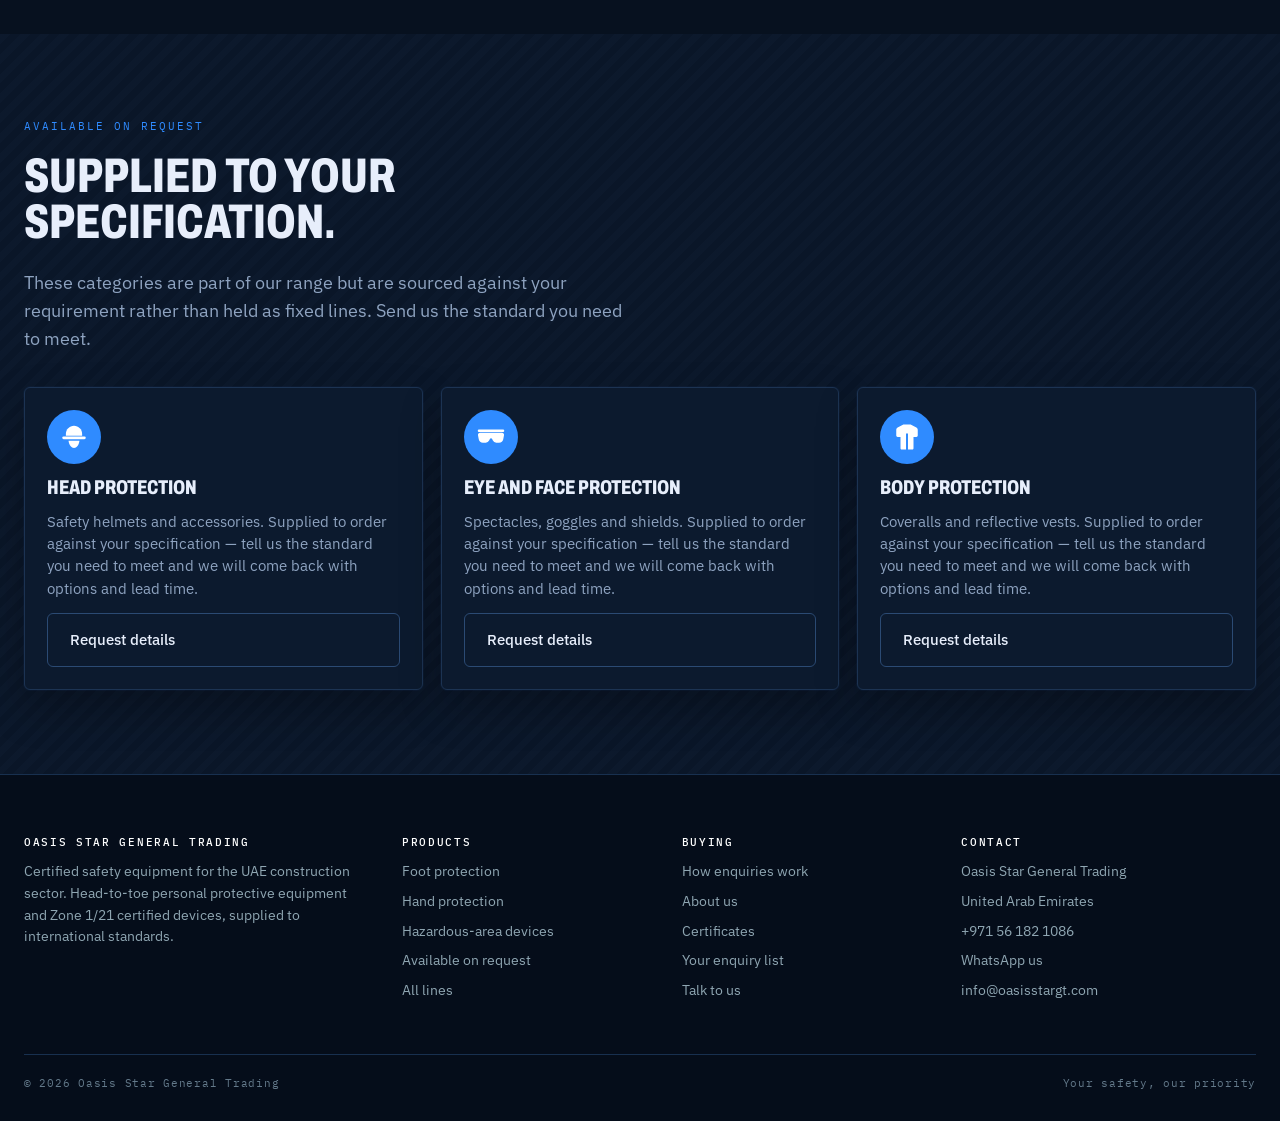
<file: site/products.html>
<!DOCTYPE html>
<html lang="en">
<head>
<meta charset="utf-8">
<meta name="viewport" content="width=device-width, initial-scale=1">
<title>Products — Oasis Star General Trading</title>
<meta name="description" content="Certified safety footwear, impact gloves and Zone 1/21 hazardous-area devices, with full specifications and size ranges.">
<meta property="og:title" content="Products — Oasis Star General Trading">
<meta property="og:description" content="Certified safety footwear, impact gloves and Zone 1/21 hazardous-area devices, with full specifications and size ranges.">
<meta property="og:type" content="website">
<meta property="og:site_name" content="Oasis Star General Trading">
<meta property="og:url" content="https://oasisstargt.com/products.html">
<link rel="canonical" href="https://oasisstargt.com/products.html">
<meta property="og:image" content="https://oasisstargt.com/assets/og-card.png">
<meta property="og:image:width" content="1200">
<meta property="og:image:height" content="630">
<meta property="og:image:alt" content="Oasis Star General Trading — certified safety equipment for UAE construction. EN ISO, ASTM, ANSI-ISEA and ATEX.">
<meta name="twitter:card" content="summary_large_image">
<meta name="theme-color" content="#111A1C">
<link rel="icon" href="favicon.svg" type="image/svg+xml">
<link rel="preconnect" href="https://fonts.googleapis.com">
<link rel="preconnect" href="https://fonts.gstatic.com" crossorigin>
<link href="https://fonts.googleapis.com/css2?family=Archivo:wdth,wght@62..125,600..800&family=IBM+Plex+Mono:wght@400;500&family=IBM+Plex+Sans:wght@400;500;600&display=swap" rel="stylesheet">
<link rel="stylesheet" href="assets/css/site.css">
</head>
<body>
<a class="skip" href="#main">Skip to content</a>
<header class="masthead">
  <div class="masthead__in">
    <a class="brand" href="index.html" aria-label="Oasis Star General Trading — home">
      <!-- Logo drop-in point. When the client supplies a logo file, replace the
           <svg> below with her SVG (or an <img>) and size it via .brand__mark.
           Nothing outside this span needs to change. -->
      <span class="brand__mark">
        <img src="assets/img/logo-mark.png" alt="" width="40" height="35">
      </span>
      <span class="brand__txt">
        <span class="brand__name">Oasis Star</span>
        <span class="brand__parent">General Trading &middot; UAE</span>
      </span>
    </a>
    <button class="burger" id="burger" aria-expanded="false" aria-controls="nav">Menu</button>
    <nav class="nav" id="nav" aria-label="Main">
      <a href="index.html#suit-up">Suit up</a>
      <a href="index.html#kit-finder">Kit finder</a>
      <a href="products.html" aria-current="page">Catalogue</a>
      <a href="products.html?cat=exdev">Ex-phones</a>
      <a href="certificates.html#markings">Glove codes</a>
      <a href="contact.html">Contact</a>
    </nav>
    <a class="tally" href="enquiry.html">
      <span class="tally__txt">Quote list</span>
      <span class="tally__n" data-tally data-empty="true">0</span>
    </a>
  </div>
</header>

<main id="main">

  <section class="dark section--tight">
    <div class="wrap">
      <span class="eyebrow">Product catalogue 2025</span>
      <h2 style="max-width:22ch">Every line carries its certification. Check it before you add it.</h2>
      <p class="lede" style="margin:0">Pricing is confirmed on quotation. Add the sizes and quantities you need and send the list &mdash; a size breakdown lets us quote accurately first time.</p>
    </div>
  </section>

  <section class="section">
    <div class="wrap">
      <ul class="chips" id="chips"></ul>
      <p class="hint" style="margin:0 0 28px">Sizes and part codes are taken from the manufacturers&rsquo; specifications.</p>
      <div id="sheets"></div>
    </div>
  </section>

  <section class="section band" id="request">
    <div class="wrap">
      <span class="eyebrow eyebrow--mandate">Available on request</span>
      <h2 style="max-width:24ch">Supplied to your specification.</h2>
      <p class="lede" style="margin-bottom:34px">These categories are part of our range but are sourced against your requirement rather than held as fixed lines. Send us the standard you need to meet.</p>
      <div class="req" id="requests"></div>
    </div>
  </section>

</main>

<footer class="foot">
  <div class="wrap">
    <div class="foot__grid">
      <div>
        <h4>Oasis Star General Trading</h4>
        <p>Certified safety equipment for the UAE construction sector. Head-to-toe personal protective equipment and Zone 1/21 certified devices, supplied to international standards.</p>
      </div>
      <div>
        <h4>Products</h4>
        <ul>
          <li><a href="products.html?cat=foot">Foot protection</a></li>
          <li><a href="products.html?cat=hand">Hand protection</a></li>
          <li><a href="products.html?cat=exdev">Hazardous-area devices</a></li>
          <li><a href="products.html#request">Available on request</a></li>
          <li><a href="products.html">All lines</a></li>
        </ul>
      </div>
      <div>
        <h4>Buying</h4>
        <ul>
          <li><a href="index.html#how">How enquiries work</a></li>
          <li><a href="about.html">About us</a></li>
          <li><a href="certificates.html">Certificates</a></li>
          <li><a href="enquiry.html">Your enquiry list</a></li>
          <li><a href="contact.html">Talk to us</a></li>
        </ul>
      </div>
      <div>
        <h4>Contact</h4>
        <ul>
          <li>Oasis Star General Trading</li>
          <li>United Arab Emirates</li>
          <li><a href="tel:+971561821086">+971 56 182 1086</a></li>
          <li><a href="https://wa.me/971561821086" target="_blank" rel="noopener">WhatsApp us</a></li>
          <li><a href="mailto:info@oasisstargt.com">info@oasisstargt.com</a></li>
        </ul>
      </div>
    </div>
    <div class="foot__bar">
      <span>&copy; 2026 Oasis Star General Trading</span>
      <span>Your safety, our priority</span>
    </div>
  </div>
</footer>

<a class="wa" href="https://wa.me/971561821086?text=Hello%20Oasis%20Star%2C%20I%27d%20like%20a%20quotation." target="_blank" rel="noopener" aria-label="WhatsApp us for a quotation"><svg viewBox="0 0 24 24" aria-hidden="true"><path d="M12 2a10 10 0 0 0-8.66 15l-1.3 4.75 4.86-1.27A10 10 0 1 0 12 2zm-3.1 5.4c.2 0 .42 0 .6.02.2 0 .45-.06.7.54.26.6.88 2.14.96 2.3.08.15.13.33.02.53-.1.2-.15.33-.3.5l-.46.53c-.15.15-.3.32-.13.62.18.3.78 1.28 1.67 2.07 1.15 1.02 2.12 1.34 2.42 1.49.3.15.47.13.65-.08.17-.2.74-.86.94-1.16.2-.3.4-.25.66-.15.27.1 1.72.81 2.02.96.3.15.5.22.57.35.08.13.08.73-.17 1.44-.25.7-1.46 1.37-2.02 1.42-.52.05-1 .24-3.4-.7-2.88-1.13-4.7-4.07-4.84-4.26-.14-.2-1.16-1.54-1.16-2.94 0-1.4.73-2.08 1-2.37.25-.28.55-.35.74-.35z"/></svg><span>WhatsApp</span></a>
<div class="toast" id="toast" role="status" aria-live="polite"></div>

<script src="assets/js/icons.js"></script>
<script src="assets/js/data.js"></script>
<script src="assets/js/app.js"></script>
</body>
</html>
</file>
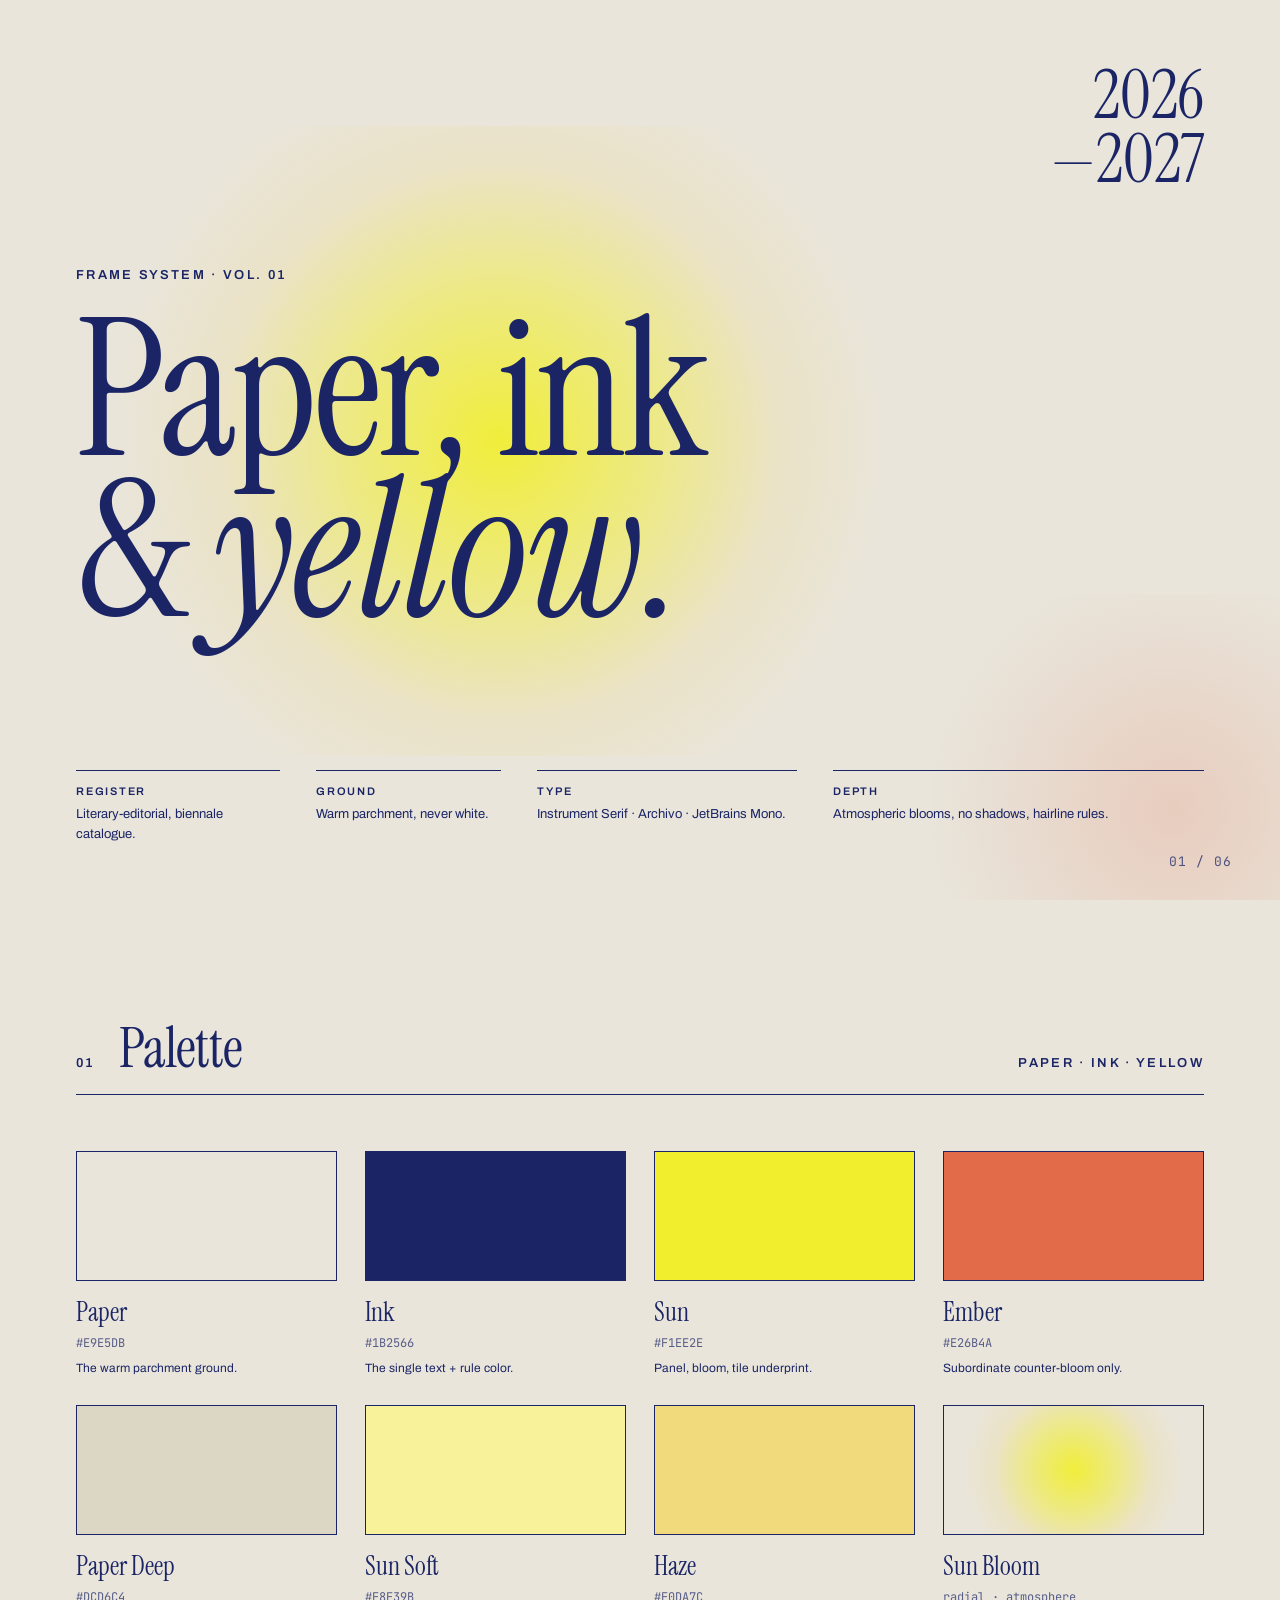
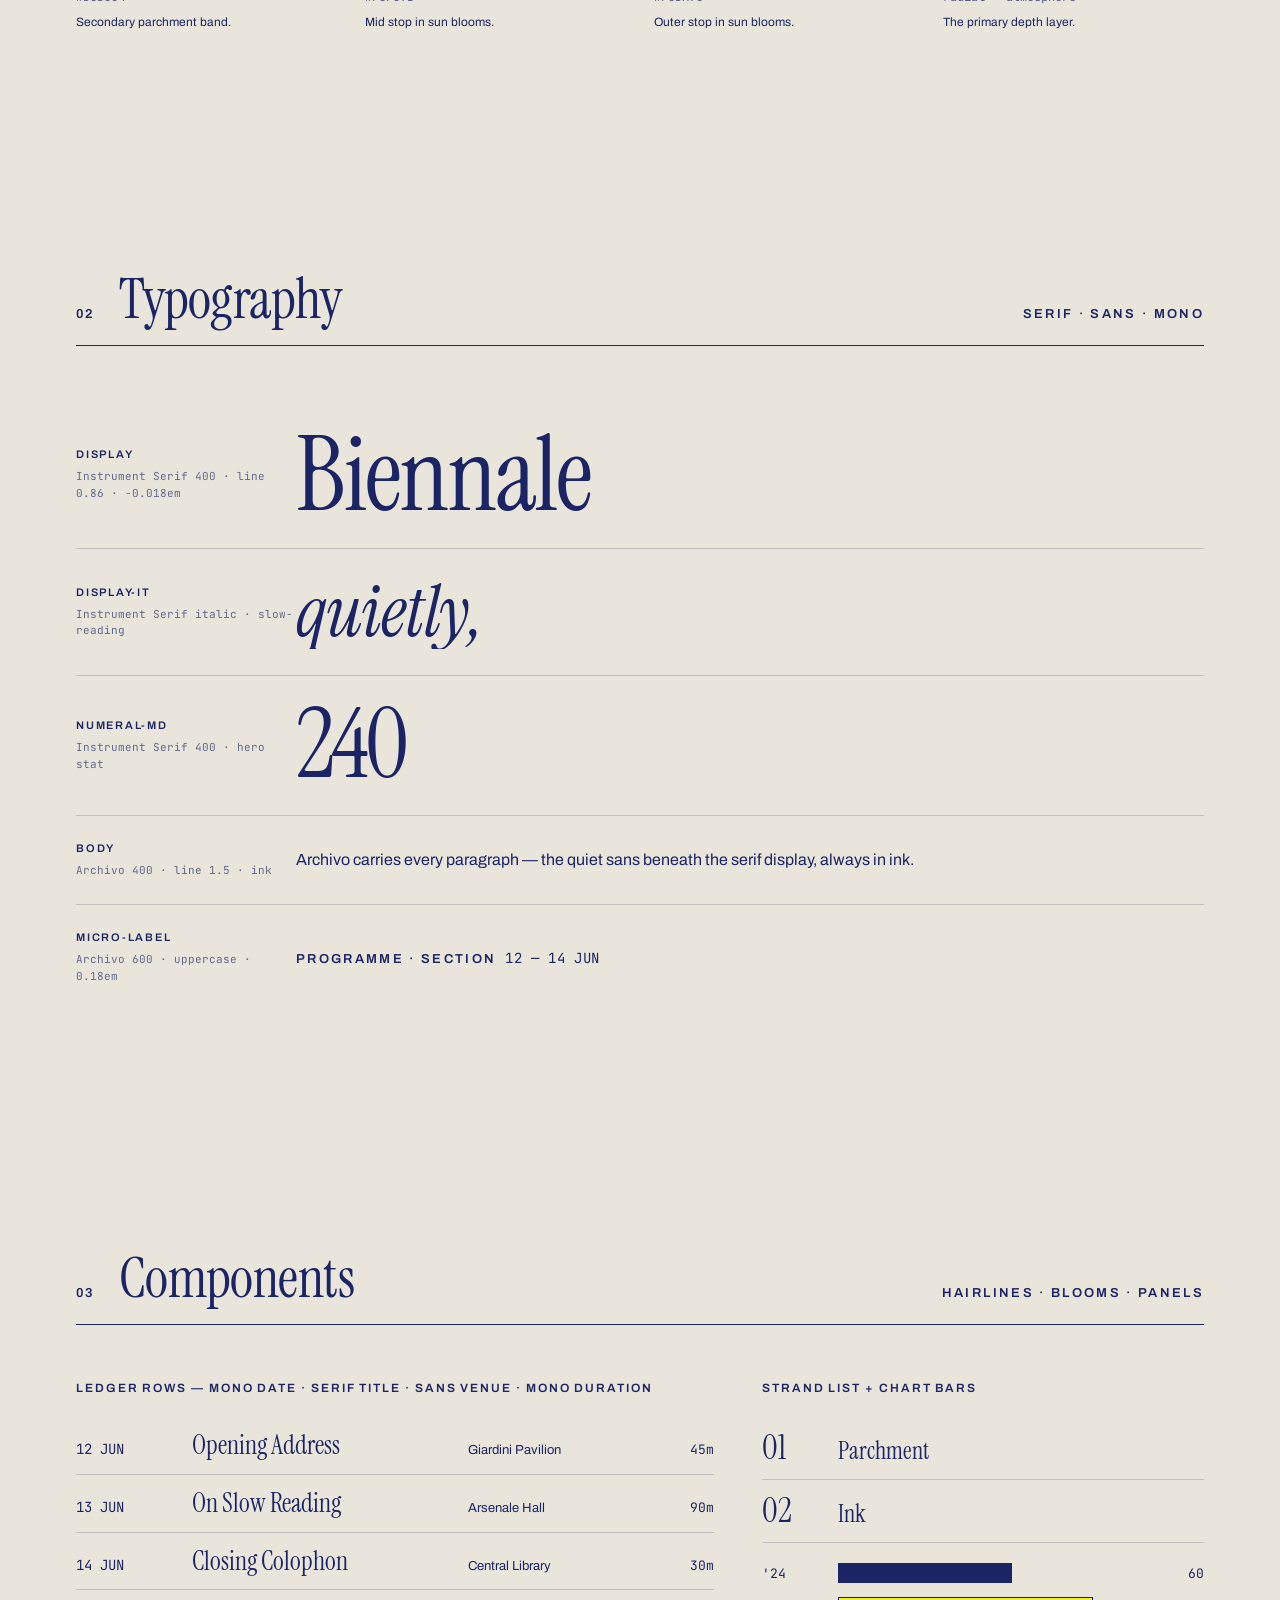
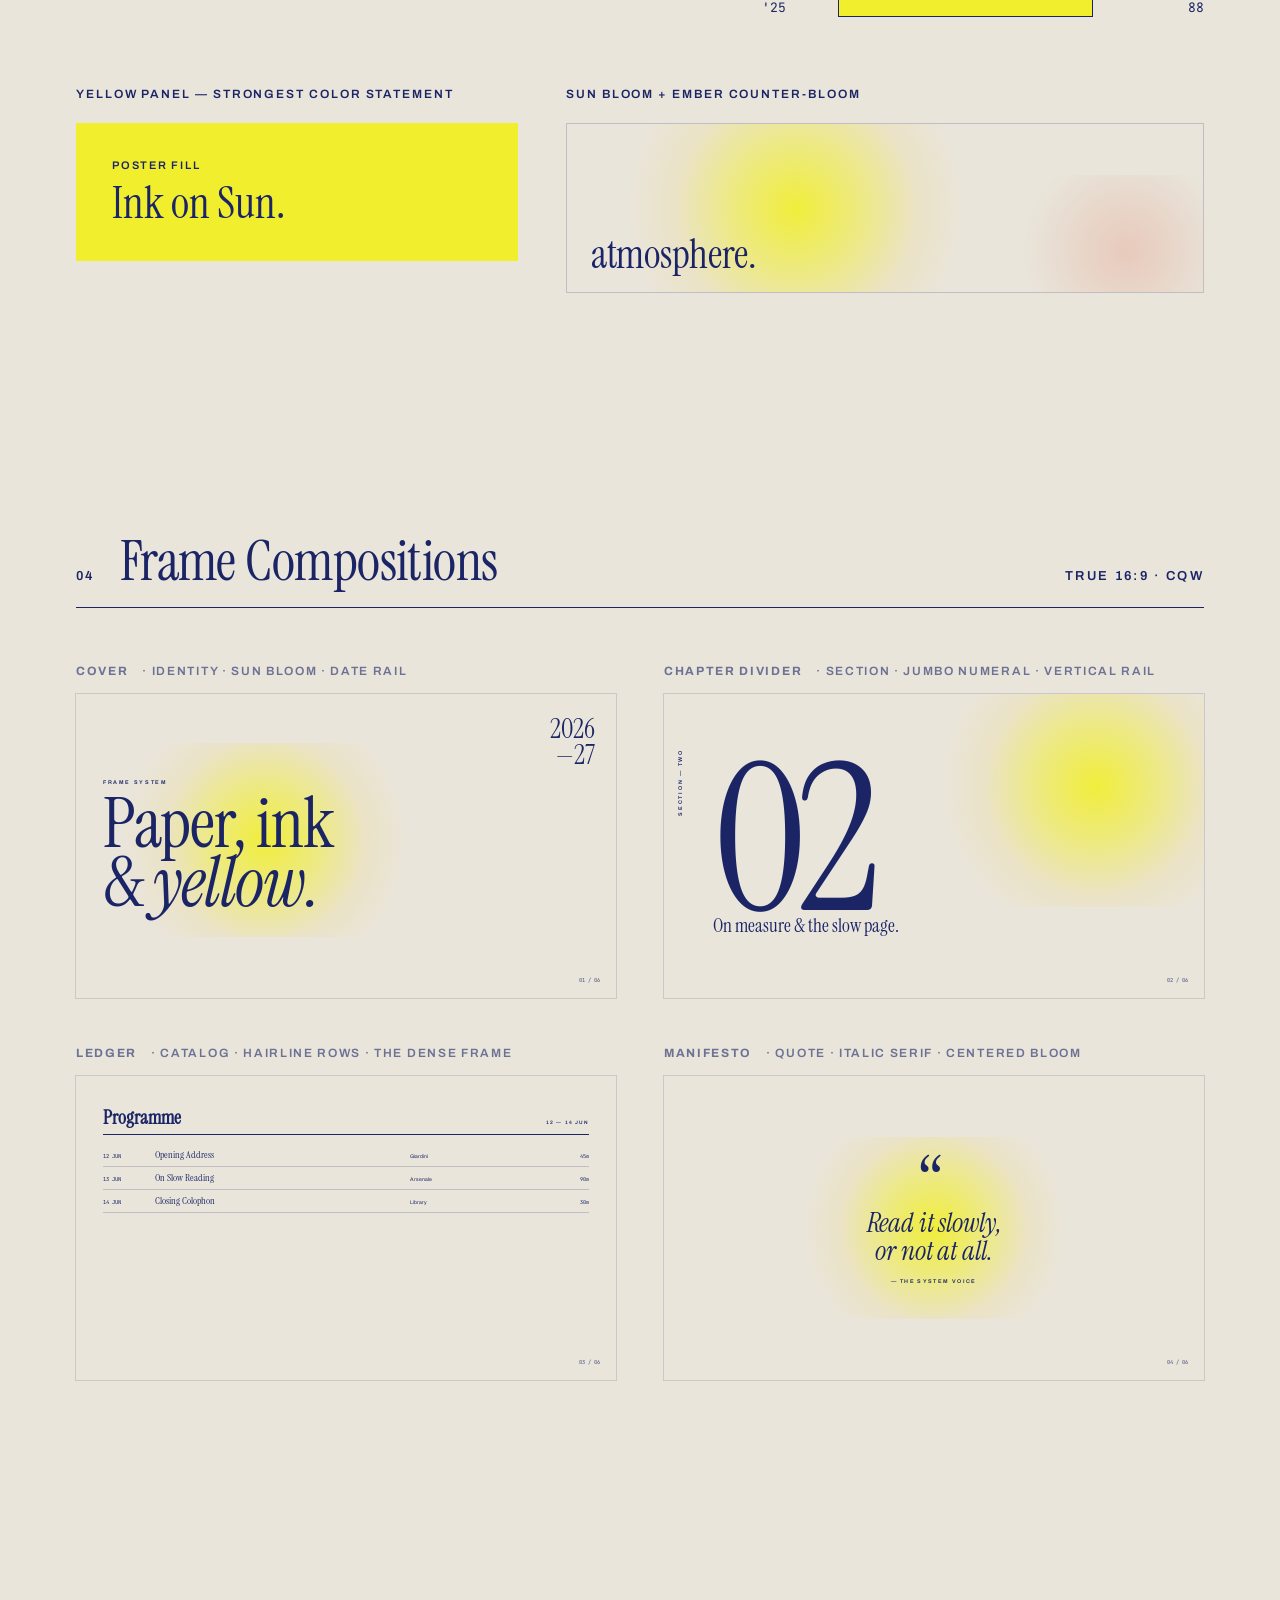
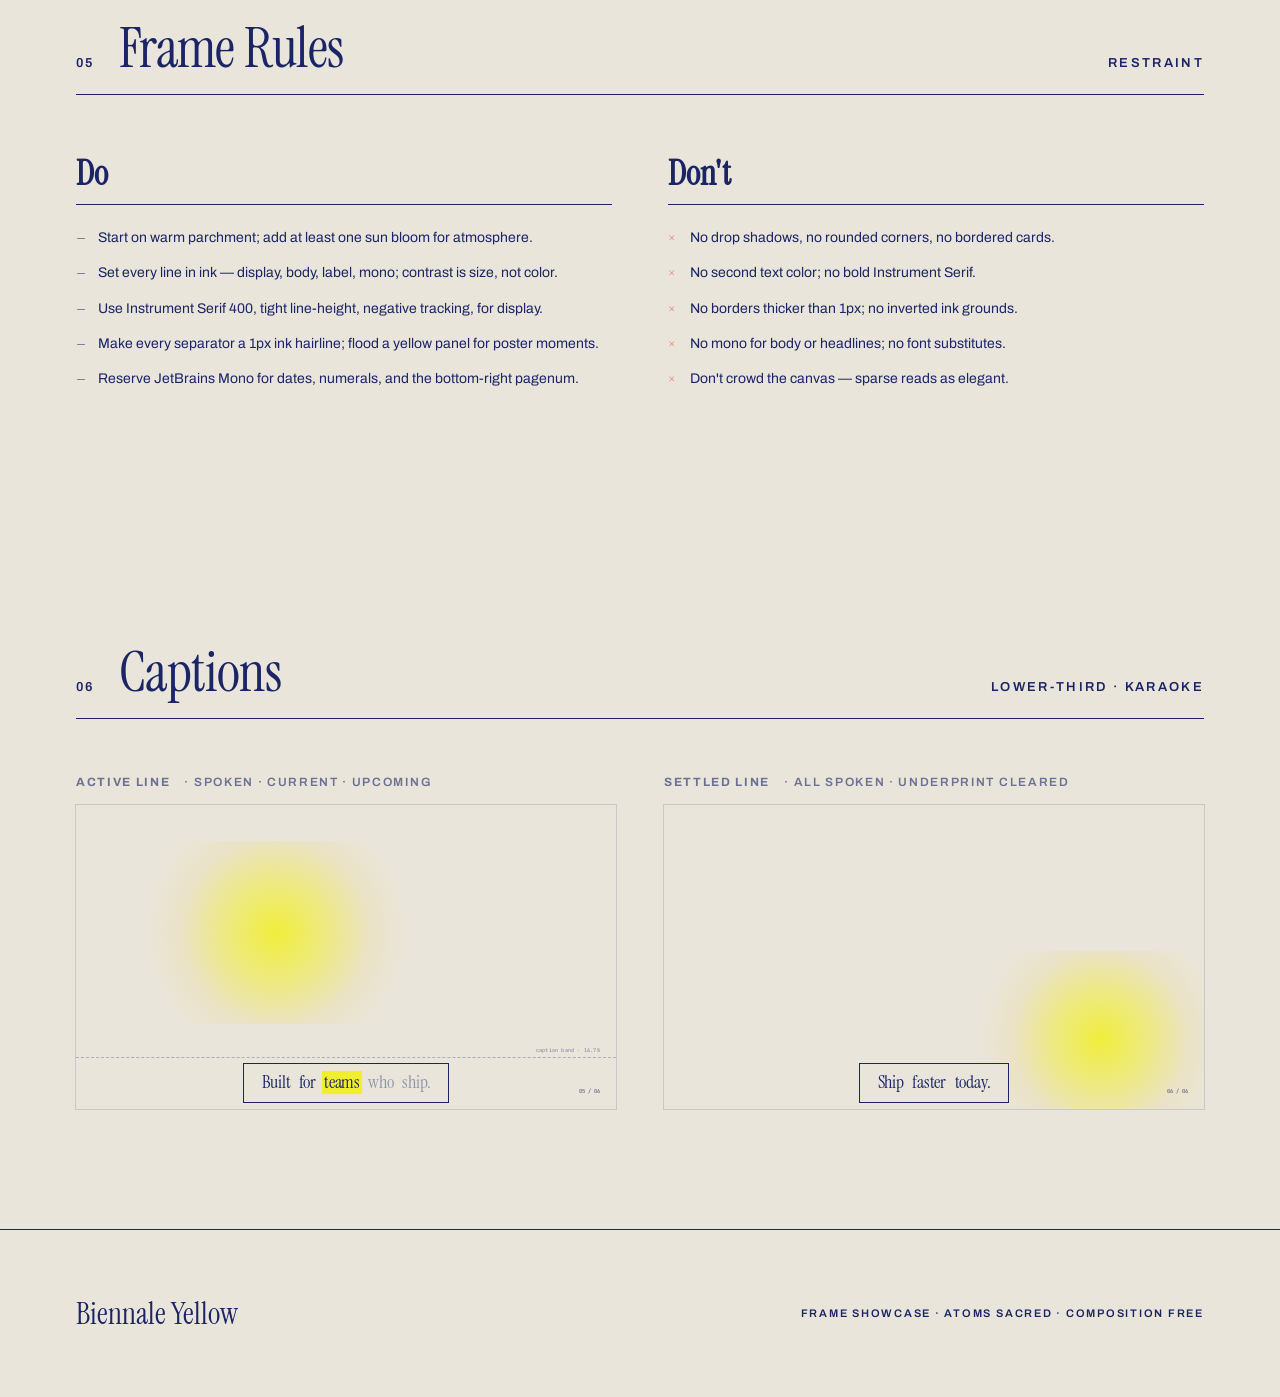
<file: .claude/skills/hyperframes/assets/frame-presets/biennale-yellow/frame-showcase.html>
<!doctype html>
<html lang="en">
  <head>
    <meta charset="utf-8" />
    <meta name="viewport" content="width=device-width,initial-scale=1" />
    <title>Biennale Yellow</title>
    <link rel="preconnect" href="https://fonts.googleapis.com" />
    <link rel="preconnect" href="https://fonts.gstatic.com" crossorigin />
    <link
      href="https://fonts.googleapis.com/css2?family=Instrument+Serif:ital@0;1&family=Archivo:wght@400;600&family=JetBrains+Mono:wght@400&display=swap"
      rel="stylesheet"
    />
    <style id="ds-tokens">
      :root {
        --paper: #e9e5db;
        --paper-deep: #dcd6c4;
        --sun: #f1ee2e;
        --sun-soft: #f8f39b;
        --haze: #f0da7c;
        --ink: #1b2566;
        --ember: #e26b4a;
        --serif: "Instrument Serif", Georgia, serif;
        --sans: "Archivo", sans-serif;
        --mono: "JetBrains Mono", ui-monospace, monospace;
        --bloom: radial-gradient(
          circle at 50% 50%,
          rgba(241, 238, 46, 0.92) 0%,
          rgba(241, 238, 46, 0.5) 30%,
          rgba(240, 218, 124, 0.22) 55%,
          rgba(233, 229, 219, 0) 78%
        );
      }
      * {
        margin: 0;
        padding: 0;
        box-sizing: border-box;
      }
      html {
        background: #0c0d1a;
      }
      body {
        background: var(--paper);
        color: var(--ink);
        font-family: var(--sans);
        -webkit-font-smoothing: antialiased;
      }
      .serif {
        font-family: var(--serif);
        font-weight: 400;
        letter-spacing: -0.018em;
        line-height: 0.9;
      }
      .micro {
        font-family: var(--sans);
        font-weight: 600;
        text-transform: uppercase;
        letter-spacing: 0.18em;
        font-size: 13px;
      }

      section {
        padding: 120px 76px;
        position: relative;
        overflow: hidden;
      }
      .sec-head {
        display: flex;
        align-items: baseline;
        gap: 24px;
        border-bottom: 1px solid var(--ink);
        padding-bottom: 18px;
        margin-bottom: 56px;
        position: relative;
        z-index: 2;
      }
      .sec-head .micro {
        color: var(--ink);
      }
      .sec-head h2 {
        font-family: var(--serif);
        font-weight: 400;
        font-size: 56px;
        line-height: 1;
        letter-spacing: -0.01em;
      }
      .sec-head .sp {
        flex: 1;
      }

      /* COVER */
      .cover {
        min-height: 100vh;
        padding: 0;
        display: flex;
        flex-direction: column;
        justify-content: center;
        position: relative;
        overflow: hidden;
      }
      .cover .bloom {
        position: absolute;
        width: 62%;
        height: 70%;
        left: 8%;
        top: 14%;
        background: var(--bloom);
        z-index: 0;
        pointer-events: none;
      }
      .cover .ember {
        position: absolute;
        width: 36%;
        height: 40%;
        right: -6%;
        bottom: -6%;
        background: radial-gradient(
          circle at 60% 60%,
          rgba(226, 107, 74, 0.2) 0%,
          rgba(226, 107, 74, 0) 70%
        );
        z-index: 0;
        pointer-events: none;
      }
      .cover .daterail {
        position: absolute;
        top: 64px;
        right: 76px;
        font-family: var(--serif);
        font-weight: 400;
        font-size: clamp(48px, 5.2vw, 84px);
        line-height: 0.96;
        text-align: right;
        letter-spacing: -0.005em;
        z-index: 2;
      }
      .cover .inner {
        padding: 0 76px;
        position: relative;
        z-index: 2;
      }
      .cover .micro {
        margin-bottom: 28px;
      }
      .cover h1 {
        font-family: var(--serif);
        font-weight: 400;
        font-size: clamp(110px, 15vw, 230px);
        line-height: 0.84;
        letter-spacing: -0.018em;
      }
      .cover h1 em {
        font-style: italic;
        letter-spacing: -0.005em;
      }
      .cover .footer {
        position: absolute;
        bottom: 0;
        left: 0;
        right: 0;
        display: grid;
        grid-template-columns: 1.1fr 1fr 1.4fr 2fr;
        gap: 36px;
        padding: 0 76px 56px;
        z-index: 2;
      }
      .cover .fcell {
        border-top: 1px solid var(--ink);
        padding-top: 14px;
      }
      .cover .fcell .t {
        font-family: var(--sans);
        font-weight: 600;
        text-transform: uppercase;
        letter-spacing: 0.16em;
        font-size: 11px;
        margin-bottom: 8px;
      }
      .cover .fcell .b {
        font-family: var(--sans);
        font-weight: 400;
        font-size: 13px;
        line-height: 1.5;
        color: var(--ink);
      }
      .cover .pagenum {
        position: absolute;
        bottom: 30px;
        right: 48px;
        font-family: var(--mono);
        font-size: 13px;
        letter-spacing: 0.08em;
        opacity: 0.75;
        z-index: 2;
      }

      /* PALETTE */
      .swatches {
        display: grid;
        grid-template-columns: repeat(4, 1fr);
        gap: 28px;
        position: relative;
        z-index: 2;
      }
      .sw .chip {
        height: 130px;
        border: 1px solid var(--ink);
      }
      .sw .name {
        font-family: var(--serif);
        font-size: 26px;
        margin-top: 14px;
      }
      .sw .hex {
        font-family: var(--mono);
        font-size: 12px;
        color: var(--ink);
        opacity: 0.7;
        margin-top: 6px;
      }
      .sw .role {
        font-family: var(--sans);
        font-size: 12px;
        line-height: 1.5;
        color: var(--ink);
        margin-top: 8px;
      }

      /* TYPE */
      .type-row {
        display: grid;
        grid-template-columns: 220px 1fr;
        align-items: center;
        padding: 26px 0;
        border-bottom: 1px solid rgba(27, 37, 102, 0.2);
      }
      .type-row .tok {
        font-family: var(--sans);
        font-weight: 600;
        text-transform: uppercase;
        letter-spacing: 0.16em;
        font-size: 11px;
      }
      .type-row .m {
        font-family: var(--mono);
        font-size: 11px;
        color: var(--ink);
        opacity: 0.65;
        margin-top: 8px;
        line-height: 1.5;
      }
      .type-row .spec {
        overflow: hidden;
      }

      /* COMPONENTS */
      .cnote {
        font-family: var(--sans);
        font-weight: 600;
        text-transform: uppercase;
        letter-spacing: 0.16em;
        font-size: 12px;
        margin-bottom: 22px;
      }
      .cgrid {
        display: grid;
        grid-template-columns: repeat(12, 1fr);
        gap: 48px;
        margin-bottom: 56px;
      }
      .s4 {
        grid-column: span 4;
      }
      .s5 {
        grid-column: span 5;
      }
      .s6 {
        grid-column: span 6;
      }
      .s7 {
        grid-column: span 7;
      }
      .s8 {
        grid-column: span 8;
      }
      .ledger .row {
        display: grid;
        grid-template-columns: 92px 1.6fr 0.9fr 80px;
        gap: 24px;
        padding: 14px 0;
        border-bottom: 1px solid rgba(27, 37, 102, 0.2);
        align-items: baseline;
      }
      .ledger .dt {
        font-family: var(--mono);
        font-size: 14px;
      }
      .ledger .ti {
        font-family: var(--serif);
        font-size: 26px;
        line-height: 1.1;
      }
      .ledger .vn {
        font-family: var(--sans);
        font-size: 13px;
        color: var(--ink);
      }
      .ledger .du {
        font-family: var(--mono);
        font-size: 13px;
        text-align: right;
      }
      .strand .row {
        display: grid;
        grid-template-columns: 56px 1fr;
        gap: 20px;
        padding: 14px 0;
        border-bottom: 1px solid rgba(27, 37, 102, 0.2);
        align-items: baseline;
      }
      .strand .nm {
        font-family: var(--serif);
        font-size: 34px;
        line-height: 1;
      }
      .strand .ti {
        font-family: var(--serif);
        font-size: 24px;
        line-height: 1.1;
      }
      .strand .bd {
        font-family: var(--sans);
        font-size: 13px;
        line-height: 1.5;
        color: var(--ink);
        margin-top: 4px;
      }
      .bars .row {
        display: grid;
        grid-template-columns: 60px 1fr 60px;
        gap: 16px;
        align-items: center;
        margin-bottom: 14px;
      }
      .bars .yr {
        font-family: var(--mono);
        font-size: 13px;
      }
      .bars .bar {
        height: 20px;
        background: var(--ink);
      }
      .bars .bar.lit {
        background: var(--sun);
        border: 1px solid var(--ink);
      }
      .bars .vl {
        font-family: var(--mono);
        font-size: 13px;
        text-align: right;
      }
      .ypanel {
        background: var(--sun);
        padding: 36px;
        color: var(--ink);
      }
      .ypanel .l {
        font-family: var(--sans);
        font-weight: 600;
        text-transform: uppercase;
        letter-spacing: 0.16em;
        font-size: 11px;
      }
      .ypanel .h {
        font-family: var(--serif);
        font-size: 44px;
        line-height: 0.95;
        margin-top: 12px;
      }

      /* COMPOSITIONS */
      .gallery {
        display: grid;
        grid-template-columns: 1fr 1fr;
        gap: 48px;
        position: relative;
        z-index: 2;
      }
      .fw .flabel {
        display: flex;
        gap: 14px;
        align-items: baseline;
        margin-bottom: 16px;
        font-family: var(--sans);
        font-weight: 600;
        text-transform: uppercase;
        letter-spacing: 0.14em;
        font-size: 12px;
        color: var(--ink);
        opacity: 0.6;
      }
      .fw .flabel b {
        opacity: 1;
      }
      .frame {
        aspect-ratio: 16/9;
        container-type: size;
        position: relative;
        overflow: hidden;
        background: var(--paper);
        box-shadow: 0 0 0 1px rgba(27, 37, 102, 0.15);
      }
      .frame > .body {
        position: absolute;
        inset: 0;
        z-index: 3;
      }
      .frame .bloom {
        position: absolute;
        background: var(--bloom);
        z-index: 1;
        pointer-events: none;
      }
      .frame .pn {
        position: absolute;
        right: 3cqw;
        bottom: 2.6cqw;
        font-family: var(--mono);
        font-size: 1cqw;
        opacity: 0.75;
        z-index: 4;
      }

      /* f1 cover */
      .yf1 .bloom {
        width: 58%;
        height: 64%;
        left: 6%;
        top: 16%;
      }
      .yf1 .body {
        display: flex;
        flex-direction: column;
        justify-content: center;
        padding: 0 5cqw;
      }
      .yf1 .micro {
        font-family: var(--sans);
        font-weight: 600;
        text-transform: uppercase;
        letter-spacing: 0.3cqw;
        font-size: 1cqw;
        margin-bottom: 1.8cqw;
      }
      .yf1 h3 {
        font-family: var(--serif);
        font-weight: 400;
        font-size: 13cqw;
        line-height: 0.84;
        letter-spacing: -0.018em;
      }
      .yf1 h3 em {
        font-style: italic;
      }
      .yf1 .dr {
        position: absolute;
        top: 4cqw;
        right: 4cqw;
        font-family: var(--serif);
        font-size: 5cqw;
        line-height: 0.96;
        text-align: right;
        letter-spacing: -0.005em;
        z-index: 4;
      }

      /* f2 chapter divider */
      .yf2 .bloom {
        width: 60%;
        height: 80%;
        right: -10%;
        top: -10%;
        left: auto;
      }
      .yf2 .rail {
        position: absolute;
        left: 3cqw;
        top: 50%;
        transform: rotate(-90deg) translateX(50%);
        transform-origin: left center;
        font-family: var(--sans);
        font-weight: 600;
        text-transform: uppercase;
        letter-spacing: 0.32em;
        font-size: 1cqw;
        white-space: nowrap;
        z-index: 4;
      }
      .yf2 .body {
        display: flex;
        flex-direction: column;
        justify-content: center;
        padding: 0 5cqw 0 9cqw;
      }
      .yf2 .num {
        font-family: var(--serif);
        font-weight: 400;
        font-size: 38cqw;
        line-height: 0.84;
        letter-spacing: -0.04em;
        color: var(--ink);
      }
      .yf2 .ti {
        font-family: var(--serif);
        font-size: 3.6cqw;
        line-height: 1.05;
        margin-top: -2cqw;
        max-width: 46cqw;
      }

      /* f3 ledger */
      .yf3 .body {
        padding: 6cqw 5cqw;
        display: flex;
        flex-direction: column;
      }
      .yf3 .top {
        display: flex;
        justify-content: space-between;
        align-items: baseline;
        border-bottom: 1px solid var(--ink);
        padding-bottom: 1.2cqw;
        margin-bottom: 1.6cqw;
      }
      .yf3 .top h4 {
        font-family: var(--serif);
        font-size: 3.6cqw;
        line-height: 1;
      }
      .yf3 .top .micro {
        font-family: var(--sans);
        font-weight: 600;
        text-transform: uppercase;
        letter-spacing: 0.2cqw;
        font-size: 0.9cqw;
      }
      .yf3 .row {
        display: grid;
        grid-template-columns: 8cqw 1.6fr 0.9fr 6cqw;
        gap: 1.6cqw;
        padding: 1cqw 0;
        border-bottom: 1px solid rgba(27, 37, 102, 0.2);
        align-items: baseline;
      }
      .yf3 .dt {
        font-family: var(--mono);
        font-size: 1cqw;
      }
      .yf3 .ti {
        font-family: var(--serif);
        font-size: 1.9cqw;
        line-height: 1.1;
      }
      .yf3 .vn {
        font-family: var(--sans);
        font-size: 0.95cqw;
      }
      .yf3 .du {
        font-family: var(--mono);
        font-size: 0.95cqw;
        text-align: right;
      }

      /* f4 manifesto */
      .yf4 .bloom {
        width: 54%;
        height: 60%;
        left: 50%;
        top: 50%;
        transform: translate(-50%, -50%);
      }
      .yf4 .body {
        display: flex;
        flex-direction: column;
        justify-content: center;
        align-items: center;
        text-align: center;
        padding: 0 9cqw;
      }
      .yf4 .qm {
        font-family: var(--serif);
        font-size: 14cqw;
        line-height: 0.5;
        height: 7cqw;
      }
      .yf4 .q {
        font-family: var(--serif);
        font-style: italic;
        font-size: 5cqw;
        line-height: 1.04;
        letter-spacing: -0.005em;
      }
      .yf4 .at {
        font-family: var(--sans);
        font-weight: 600;
        text-transform: uppercase;
        letter-spacing: 0.25cqw;
        font-size: 1cqw;
        margin-top: 2.4cqw;
      }

      /* PRINCIPLES */
      .dos {
        display: grid;
        grid-template-columns: 1fr 1fr;
        gap: 56px;
        position: relative;
        z-index: 2;
      }
      .do-card h4 {
        font-family: var(--serif);
        font-size: 34px;
        margin-bottom: 8px;
      }
      .do-card .rule {
        height: 1px;
        background: var(--ink);
        margin-bottom: 22px;
      }
      .do-card ul {
        list-style: none;
      }
      .do-card li {
        font-family: var(--sans);
        font-size: 14px;
        line-height: 1.6;
        padding-left: 22px;
        position: relative;
        margin-bottom: 13px;
        color: var(--ink);
      }
      .do-card li::before {
        position: absolute;
        left: 0;
        font-family: var(--serif);
      }
      .do-card.do li::before {
        content: "\2014";
      }
      .do-card.dont li::before {
        content: "\00d7";
        color: var(--ember);
      }

      .foot {
        padding: 64px 76px;
        border-top: 1px solid var(--ink);
        display: flex;
        justify-content: space-between;
        align-items: center;
      }
      .foot .l {
        font-family: var(--serif);
        font-size: 30px;
      }
      .foot .r {
        font-family: var(--sans);
        font-weight: 600;
        text-transform: uppercase;
        letter-spacing: 0.16em;
        font-size: 11px;
      }
      @media (max-width: 1100px) {
        .gallery {
          grid-template-columns: 1fr;
        }
        .swatches {
          grid-template-columns: 1fr 1fr;
        }
      }
    </style>
    <link
      rel="stylesheet"
      href="https://fonts.googleapis.com/css2?family=Instrument+Serif:ital,wght@0,400;1,400&display=swap"
    />
    <link
      rel="stylesheet"
      href="https://fonts.googleapis.com/css2?family=Archivo:wght@400;500;600;700&display=swap"
    />
    <style id="ft-override">
      :root {
        --primary: #e9e5db !important;
        --secondary: #1b2566 !important;
        --tertiary: #dcd6c4 !important;
        --accent: #f1ee2e !important;
        --f-disp: "Instrument Serif", sans-serif !important;
        --f-body: "Archivo", sans-serif !important;
        --paper: #e9e5db !important;
        --paper-deep: #dcd6c4 !important;
        --sun: #f1ee2e !important;
        --ink: #1b2566 !important;
        --serif: "Instrument Serif", sans-serif !important;
        --sans: "Archivo", sans-serif !important;
        --sun-soft: #f8f39b !important;
        --haze: #f0da7c !important;
        --ember: #e26b4a !important;
      }
    </style>
  </head>
  <body>
    <!-- COVER -->
    <section class="cover">
      <div class="bloom"></div>
      <div class="ember"></div>
      <div class="daterail">2026<br />—2027</div>
      <div class="inner">
        <div class="micro">Frame System · Vol. 01</div>
        <h1>Paper, ink<br />&amp; <em>yellow.</em></h1>
      </div>
      <div class="footer">
        <div class="fcell">
          <div class="t">Register</div>
          <div class="b">Literary-editorial, biennale catalogue.</div>
        </div>
        <div class="fcell">
          <div class="t">Ground</div>
          <div class="b">Warm parchment, never white.</div>
        </div>
        <div class="fcell">
          <div class="t">Type</div>
          <div class="b">Instrument Serif · Archivo · JetBrains Mono.</div>
        </div>
        <div class="fcell">
          <div class="t">Depth</div>
          <div class="b">Atmospheric blooms, no shadows, hairline rules.</div>
        </div>
      </div>
      <div class="pagenum">01 / 06</div>
    </section>

    <!-- PALETTE -->
    <section>
      <div class="sec-head">
        <span class="micro">01</span>
        <h2>Palette</h2>
        <span class="sp"></span><span class="micro">Paper · Ink · Yellow</span>
      </div>
      <div class="swatches">
        <div class="sw">
          <div class="chip" style="background: var(--paper)"></div>
          <div class="name">Paper</div>
          <div class="hex">#E9E5DB</div>
          <div class="role">The warm parchment ground.</div>
        </div>
        <div class="sw">
          <div class="chip" style="background: var(--ink)"></div>
          <div class="name">Ink</div>
          <div class="hex">#1B2566</div>
          <div class="role">The single text + rule color.</div>
        </div>
        <div class="sw">
          <div class="chip" style="background: var(--sun)"></div>
          <div class="name">Sun</div>
          <div class="hex">#F1EE2E</div>
          <div class="role">Panel, bloom, tile underprint.</div>
        </div>
        <div class="sw">
          <div class="chip" style="background: var(--ember)"></div>
          <div class="name">Ember</div>
          <div class="hex">#E26B4A</div>
          <div class="role">Subordinate counter-bloom only.</div>
        </div>
        <div class="sw">
          <div class="chip" style="background: var(--paper-deep)"></div>
          <div class="name">Paper Deep</div>
          <div class="hex">#DCD6C4</div>
          <div class="role">Secondary parchment band.</div>
        </div>
        <div class="sw">
          <div class="chip" style="background: var(--sun-soft)"></div>
          <div class="name">Sun Soft</div>
          <div class="hex">#F8F39B</div>
          <div class="role">Mid stop in sun blooms.</div>
        </div>
        <div class="sw">
          <div class="chip" style="background: var(--haze)"></div>
          <div class="name">Haze</div>
          <div class="hex">#F0DA7C</div>
          <div class="role">Outer stop in sun blooms.</div>
        </div>
        <div class="sw">
          <div class="chip" style="background: var(--bloom), var(--paper)"></div>
          <div class="name">Sun Bloom</div>
          <div class="hex">radial · atmosphere</div>
          <div class="role">The primary depth layer.</div>
        </div>
      </div>
    </section>

    <!-- TYPOGRAPHY -->
    <section>
      <div class="sec-head">
        <span class="micro">02</span>
        <h2>Typography</h2>
        <span class="sp"></span><span class="micro">Serif · Sans · Mono</span>
      </div>
      <div class="type-row">
        <div>
          <div class="tok">display</div>
          <div class="m">Instrument Serif 400 · line 0.86 · −0.018em</div>
        </div>
        <div class="spec"><span class="serif" style="font-size: 104px">Biennale</span></div>
      </div>
      <div class="type-row">
        <div>
          <div class="tok">display-it</div>
          <div class="m">Instrument Serif italic · slow-reading</div>
        </div>
        <div class="spec">
          <span class="serif" style="font-style: italic; font-size: 72px; line-height: 1.04"
            >quietly,</span
          >
        </div>
      </div>
      <div class="type-row">
        <div>
          <div class="tok">numeral-md</div>
          <div class="m">Instrument Serif 400 · hero stat</div>
        </div>
        <div class="spec">
          <span class="serif" style="font-size: 96px; letter-spacing: -0.04em">240</span>
        </div>
      </div>
      <div class="type-row">
        <div>
          <div class="tok">body</div>
          <div class="m">Archivo 400 · line 1.5 · ink</div>
        </div>
        <div class="spec">
          <p style="font-family: var(--sans); font-size: 16px; line-height: 1.5; max-width: 620px">
            Archivo carries every paragraph — the quiet sans beneath the serif display, always in
            ink.
          </p>
        </div>
      </div>
      <div class="type-row" style="border-bottom: 0">
        <div>
          <div class="tok">micro-label</div>
          <div class="m">Archivo 600 · uppercase · 0.18em</div>
        </div>
        <div class="spec">
          <span class="micro">Programme · Section</span> &nbsp;
          <span
            class="serif"
            style="font-family: var(--mono); font-size: 14px; letter-spacing: 0.04em"
            >12 — 14 JUN</span
          >
        </div>
      </div>
    </section>

    <!-- COMPONENTS -->
    <section>
      <div class="sec-head">
        <span class="micro">03</span>
        <h2>Components</h2>
        <span class="sp"></span><span class="micro">Hairlines · Blooms · Panels</span>
      </div>

      <div class="cgrid">
        <div class="s7">
          <div class="cnote">
            Ledger rows — mono date · serif title · sans venue · mono duration
          </div>
          <div class="ledger">
            <div class="row">
              <span class="dt">12 JUN</span><span class="ti">Opening Address</span
              ><span class="vn">Giardini Pavilion</span><span class="du">45m</span>
            </div>
            <div class="row">
              <span class="dt">13 JUN</span><span class="ti">On Slow Reading</span
              ><span class="vn">Arsenale Hall</span><span class="du">90m</span>
            </div>
            <div class="row">
              <span class="dt">14 JUN</span><span class="ti">Closing Colophon</span
              ><span class="vn">Central Library</span><span class="du">30m</span>
            </div>
          </div>
        </div>
        <div class="s5">
          <div class="cnote">Strand list + chart bars</div>
          <div class="strand">
            <div class="row">
              <span class="nm">01</span>
              <div><div class="ti">Parchment</div></div>
            </div>
            <div class="row">
              <span class="nm">02</span>
              <div><div class="ti">Ink</div></div>
            </div>
          </div>
          <div class="bars" style="margin-top: 20px">
            <div class="row">
              <span class="yr">'24</span><span class="bar" style="width: 60%"></span
              ><span class="vl">60</span>
            </div>
            <div class="row">
              <span class="yr">'25</span><span class="bar lit" style="width: 88%"></span
              ><span class="vl">88</span>
            </div>
          </div>
        </div>
      </div>

      <div class="cgrid" style="margin-bottom: 0">
        <div class="s5">
          <div class="cnote">Yellow panel — strongest color statement</div>
          <div class="ypanel">
            <div class="l">Poster Fill</div>
            <div class="h">Ink on Sun.</div>
          </div>
        </div>
        <div class="s7">
          <div class="cnote">Sun bloom + ember counter-bloom</div>
          <div
            style="
              position: relative;
              height: 170px;
              border: 1px solid rgba(27, 37, 102, 0.2);
              overflow: hidden;
            "
          >
            <div
              style="
                position: absolute;
                width: 60%;
                height: 130%;
                left: 6%;
                top: -15%;
                background: var(--bloom);
              "
            ></div>
            <div
              style="
                position: absolute;
                width: 40%;
                height: 90%;
                right: -8%;
                bottom: -20%;
                background: radial-gradient(circle, rgba(226, 107, 74, 0.22), transparent 70%);
              "
            ></div>
            <div style="position: absolute; left: 24px; bottom: 20px" class="serif">
              <span style="font-size: 40px">atmosphere.</span>
            </div>
          </div>
        </div>
      </div>
    </section>

    <!-- COMPOSITIONS -->
    <section>
      <div class="sec-head">
        <span class="micro">04</span>
        <h2>Frame Compositions</h2>
        <span class="sp"></span><span class="micro">True 16:9 · cqw</span>
      </div>
      <div class="gallery">
        <div class="fw">
          <div class="flabel"><b>Cover</b><span>· identity · sun bloom · date rail</span></div>
          <div class="frame yf1">
            <div class="bloom"></div>
            <div class="dr">2026<br />—27</div>
            <div class="body">
              <div class="micro">Frame System</div>
              <h3>Paper, ink<br />&amp; <em>yellow.</em></h3>
            </div>
            <div class="pn">01 / 06</div>
          </div>
        </div>

        <div class="fw">
          <div class="flabel">
            <b>Chapter Divider</b><span>· section · jumbo numeral · vertical rail</span>
          </div>
          <div class="frame yf2">
            <div class="bloom"></div>
            <div class="rail">Section — Two</div>
            <div class="body">
              <div class="num">02</div>
              <div class="ti">On measure &amp; the slow page.</div>
            </div>
            <div class="pn">02 / 06</div>
          </div>
        </div>

        <div class="fw">
          <div class="flabel">
            <b>Ledger</b><span>· catalog · hairline rows · the dense frame</span>
          </div>
          <div class="frame yf3">
            <div class="body">
              <div class="top">
                <h4>Programme</h4>
                <span class="micro">12 — 14 JUN</span>
              </div>
              <div class="row">
                <span class="dt">12 JUN</span><span class="ti">Opening Address</span
                ><span class="vn">Giardini</span><span class="du">45m</span>
              </div>
              <div class="row">
                <span class="dt">13 JUN</span><span class="ti">On Slow Reading</span
                ><span class="vn">Arsenale</span><span class="du">90m</span>
              </div>
              <div class="row">
                <span class="dt">14 JUN</span><span class="ti">Closing Colophon</span
                ><span class="vn">Library</span><span class="du">30m</span>
              </div>
            </div>
            <div class="pn">03 / 06</div>
          </div>
        </div>

        <div class="fw">
          <div class="flabel">
            <b>Manifesto</b><span>· quote · italic serif · centered bloom</span>
          </div>
          <div class="frame yf4">
            <div class="bloom"></div>
            <div class="body">
              <div class="qm">&ldquo;</div>
              <div class="q">Read it slowly,<br />or not at all.</div>
              <div class="at">— The System Voice</div>
            </div>
            <div class="pn">04 / 06</div>
          </div>
        </div>
      </div>
    </section>

    <!-- PRINCIPLES -->
    <section>
      <div class="sec-head">
        <span class="micro">05</span>
        <h2>Frame Rules</h2>
        <span class="sp"></span><span class="micro">Restraint</span>
      </div>
      <div class="dos">
        <div class="do-card do">
          <h4>Do</h4>
          <div class="rule"></div>
          <ul>
            <li>Start on warm parchment; add at least one sun bloom for atmosphere.</li>
            <li>
              Set every line in ink — display, body, label, mono; contrast is size, not color.
            </li>
            <li>Use Instrument Serif 400, tight line-height, negative tracking, for display.</li>
            <li>
              Make every separator a 1px ink hairline; flood a yellow panel for poster moments.
            </li>
            <li>Reserve JetBrains Mono for dates, numerals, and the bottom-right pagenum.</li>
          </ul>
        </div>
        <div class="do-card dont">
          <h4>Don't</h4>
          <div class="rule"></div>
          <ul>
            <li>No drop shadows, no rounded corners, no bordered cards.</li>
            <li>No second text color; no bold Instrument Serif.</li>
            <li>No borders thicker than 1px; no inverted ink grounds.</li>
            <li>No mono for body or headlines; no font substitutes.</li>
            <li>Don't crowd the canvas — sparse reads as elegant.</li>
          </ul>
        </div>
      </div>
    </section>

    <!-- CAPTIONS — preview of caption-skin.html (the preset's lower-third karaoke look) -->
    <style>
      /* mirrors caption-skin.html; the skin's --cap-* vocab mapped to this preset's tokens */
      .capdemo {
        --cap-ink: var(--ink);
        --cap-canvas: var(--paper);
        --cap-accent: var(--sun);
        --cap-accent-2: var(--ember);
      }
      .capdemo .stage {
        position: absolute;
        left: 0;
        right: 0;
        bottom: 0;
        height: 16.67cqh;
        display: flex;
        align-items: center;
        justify-content: center;
        z-index: 4;
      }
      .capdemo .pill {
        max-width: 80cqw;
        padding: 1.4cqw 3cqw 1.7cqw;
        background: var(--cap-canvas);
        border: 1px solid var(--cap-ink);
        border-radius: 0;
      }
      .capdemo .line {
        display: flex;
        flex-wrap: wrap;
        justify-content: center;
        gap: 0.1em 0.34em;
        font-family: var(--serif);
        font-weight: 400;
        font-size: 3.4cqw;
        line-height: 1.16;
        letter-spacing: -0.01em;
      }
      .capdemo .w {
        display: inline-block;
        padding: 0 0.06em;
        color: color-mix(in srgb, var(--cap-ink) 42%, var(--cap-canvas));
      }
      .capdemo .w.spoken {
        color: var(--cap-ink);
      }
      .capdemo .w.active {
        color: var(--cap-ink);
        background: var(--cap-accent);
        box-shadow: 0 0 0 0.06em var(--cap-accent);
      }
      .capdemo .bandline {
        position: absolute;
        left: 0;
        right: 0;
        bottom: 16.67cqh;
        border-top: 1px dashed rgba(27, 37, 102, 0.28);
        z-index: 3;
      }
      .capdemo .bandtag {
        position: absolute;
        right: 3cqw;
        bottom: calc(16.67cqh + 0.7cqw);
        font-family: var(--mono);
        font-size: 0.95cqw;
        letter-spacing: 0.04em;
        color: var(--ink);
        opacity: 0.5;
        z-index: 4;
      }
    </style>
    <section>
      <div class="sec-head">
        <span class="micro">06</span>
        <h2>Captions</h2>
        <span class="sp"></span><span class="micro">Lower-third · Karaoke</span>
      </div>
      <div class="gallery">
        <div class="fw">
          <div class="flabel"><b>Active line</b><span>· spoken · current · upcoming</span></div>
          <div class="frame capdemo">
            <div class="bloom" style="width: 54%; height: 60%; left: 10%; top: 12%"></div>
            <div class="bandline"></div>
            <div class="bandtag">caption band · 16.7%</div>
            <div class="stage">
              <div class="pill">
                <div class="line">
                  <span class="w spoken">Built</span>
                  <span class="w spoken">for</span>
                  <span class="w active">teams</span>
                  <span class="w">who</span>
                  <span class="w">ship.</span>
                </div>
              </div>
            </div>
            <div class="pn">05 / 06</div>
          </div>
        </div>

        <div class="fw">
          <div class="flabel">
            <b>Settled line</b><span>· all spoken · underprint cleared</span>
          </div>
          <div class="frame capdemo">
            <div
              class="bloom"
              style="width: 50%; height: 58%; right: -6%; bottom: -6%; left: auto"
            ></div>
            <div class="stage">
              <div class="pill">
                <div class="line">
                  <span class="w spoken">Ship</span>
                  <span class="w spoken">faster</span>
                  <span class="w spoken">today.</span>
                </div>
              </div>
            </div>
            <div class="pn">06 / 06</div>
          </div>
        </div>
      </div>
    </section>

    <div class="foot">
      <span class="l">Biennale Yellow</span>
      <span class="r">Frame Showcase · Atoms Sacred · Composition Free</span>
    </div>

    <template id="__bundler_thumbnail">
      <svg viewBox="0 0 100 100" xmlns="http://www.w3.org/2000/svg">
        <rect width="100" height="100" fill="#E9E5DB" />
        <circle cx="42" cy="42" r="34" fill="#F1EE2E" opacity="0.55" />
        <text x="14" y="64" font-family="Georgia" font-size="30" fill="#1B2566">Aa</text>
        <rect x="14" y="74" width="60" height="1.5" fill="#1B2566" />
      </svg>
    </template>
  </body>
</html>
</file>
<file: site/assets/css/site.css>
/* ==========================================================================
   Oasis Star General Trading — safety equipment catalogue and enquiry builder
   Design tokens and components. Edit tokens here to re-skin the whole site.
   ========================================================================== */

:root {
  /* Colour ------------------------------------------------------------- */
  --ink:        #111A1C;   /* near-black slate                           */
  --steel:      #1C2A2D;   /* raised surfaces on dark                    */
  --slate:      #566A6D;   /* secondary text on light                    */
  --mandate:    #0C6E62;   /* oasis teal — pictograms, links             */
  --mandate-d:  #085248;
  --signal:     #E0A22B;   /* safety amber — primary action              */
  --signal-d:   #C4881A;
  --alert:      #C0392B;   /* validation errors only                     */
  --concrete:   #E9E4D9;   /* desert sand surface                        */
  --paper:      #F6F4EF;   /* page background                            */
  --line:       #D3CDC0;   /* hairlines on light                         */
  --line-dark:  #2B3D3F;   /* hairlines on dark                          */
  --amber:      #EDB74A;   /* highlight on dark only                     */
  --white:      #FFFFFF;

  /* Type --------------------------------------------------------------- */
  --f-display: 'Archivo', 'Arial Narrow', 'Helvetica Neue', sans-serif;
  --f-body:    'IBM Plex Sans', system-ui, -apple-system, sans-serif;
  --f-mono:    'IBM Plex Mono', ui-monospace, 'SF Mono', Menlo, monospace;

  /* Space -------------------------------------------------------------- */
  --gut: 24px;
  --max: 1240px;
  --radius: 3px;

  /* Surface texture ----------------------------------------------------
     Derived from the palette above — no image assets, no extra requests.
     This is depth on existing surfaces, NOT the product/background
     photography treatment, which is a separate piece of work.           */
  --hatch-dark:  repeating-linear-gradient(
                   -45deg, transparent 0 7px, rgba(255,255,255,.016) 7px 14px);
  --hatch-light: repeating-linear-gradient(
                   -45deg, transparent 0 7px, rgba(17,26,28,.022) 7px 14px);
}

/* Reset -------------------------------------------------------------- */
*, *::before, *::after { box-sizing: border-box; }
html { -webkit-text-size-adjust: 100%; scroll-behavior: smooth; }
body {
  margin: 0;
  background: var(--paper);
  color: var(--ink);
  font-family: var(--f-body);
  font-size: 16px;
  line-height: 1.55;
  -webkit-font-smoothing: antialiased;
}
img { max-width: 100%; display: block; }
a { color: inherit; }
button, input, select, textarea { font: inherit; color: inherit; }

@media (prefers-reduced-motion: reduce) {
  html { scroll-behavior: auto; }
  *, *::before, *::after {
    animation-duration: .01ms !important;
    transition-duration: .01ms !important;
  }
}

:focus-visible {
  outline: 3px solid var(--mandate);
  outline-offset: 2px;
}

.skip {
  position: absolute; left: -9999px; top: 0; z-index: 200;
  background: var(--mandate); color: #fff; padding: 12px 18px;
  font-family: var(--f-mono); font-size: 13px;
}
.skip:focus { left: 0; }

/* Typography --------------------------------------------------------- */
h1, h2, h3, h4 {
  font-family: var(--f-display);
  font-weight: 800;
  letter-spacing: -0.02em;
  line-height: 1.02;
  margin: 0 0 .5em;
  text-transform: uppercase;
  text-wrap: balance;   /* no single orphaned word on the last line */
}
p, .lede { text-wrap: pretty; }
h1 { font-size: clamp(38px, 5.6vw, 74px); }
h2 { font-size: clamp(26px, 3.2vw, 40px); }
h3 { font-size: 19px; letter-spacing: -0.01em; }
p  { margin: 0 0 1em; }

.eyebrow {
  font-family: var(--f-mono);
  font-size: 11px;
  letter-spacing: .18em;
  text-transform: uppercase;
  color: var(--signal);
  margin: 0 0 18px;
  display: block;
}
.eyebrow--mandate { color: var(--mandate); }
.eyebrow--muted { color: var(--slate); }

.lede { font-size: 18px; color: var(--slate); max-width: 56ch; }
.dark .lede { color: #9FB3BF; }

/* Marking strip — the signature device.
   Mimics the compliance markings moulded into real PPE. ---------------- */
.marking {
  font-family: var(--f-mono);
  font-size: 10.5px;
  letter-spacing: .06em;
  text-transform: uppercase;
  color: var(--steel);
  border: 1px solid var(--line);
  border-left: 3px solid var(--mandate);
  background: repeating-linear-gradient(
    -45deg, transparent 0 6px, rgba(12,110,98,.05) 6px 12px);
  padding: 7px 10px;
  display: block;
  word-spacing: .1em;
}
.dark .marking {
  color: #B9CBD6;
  border-color: var(--line-dark);
  border-left-color: var(--mandate);
  background: repeating-linear-gradient(
    -45deg, transparent 0 6px, rgba(255,255,255,.035) 6px 12px);
}

/* Layout ------------------------------------------------------------- */
.wrap { max-width: var(--max); margin: 0 auto; padding: 0 var(--gut); position: relative; z-index: 1; }
.section { padding: 84px 0; }
.section--tight { padding: 56px 0; }

/* Dark and banded surfaces carry a faint hatch plus a soft ambient wash so
   they read as material rather than flat fill. Both are token-derived. */
.dark {
  background: var(--ink); color: var(--concrete);
  position: relative; isolation: isolate;
}
.dark::before {
  content: ''; position: absolute; inset: 0; z-index: 0; pointer-events: none;
  background:
    radial-gradient(120% 80% at 18% 0%, rgba(12,110,98,.16), transparent 62%),
    radial-gradient(90% 70% at 100% 100%, rgba(224,162,43,.055), transparent 58%),
    var(--hatch-dark);
}
.band {
  background: var(--concrete);
  position: relative; isolation: isolate;
}
.band::before {
  content: ''; position: absolute; inset: 0; z-index: 0; pointer-events: none;
  background: var(--hatch-light);
}
.rule { height: 1px; background: var(--line); border: 0; margin: 0; }

/* Header ------------------------------------------------------------- */
.masthead {
  position: sticky; top: 0; z-index: 60;
  background: var(--ink);
  border-bottom: 1px solid var(--line-dark);
}
.masthead__in {
  max-width: var(--max); margin: 0 auto; padding: 0 var(--gut);
  height: 74px; display: flex; align-items: center; gap: 28px;
}

/* Brand lockup — the company name leads, the descriptor supports it.
   .brand__mark is the single drop-in point for a supplied logo file. */
.brand { display: flex; align-items: center; gap: 13px; text-decoration: none; }
.brand__mark {
  display: grid; place-items: center; flex: none;
  width: 34px; height: 34px;
}
.brand__flame { width: 100%; height: 100%; }
.brand__mark img { width: 100%; height: 100%; object-fit: contain; display: block; }
.brand__txt {
  display: flex; flex-direction: column; gap: 4px; line-height: 1;
  padding-left: 13px; border-left: 1px solid var(--line-dark);
}
.brand__name {
  font-family: var(--f-display); font-weight: 800; font-size: 23px;
  letter-spacing: -.005em; color: #fff; text-transform: uppercase;
}
.brand__parent {
  font-family: var(--f-mono); font-size: 9.5px; letter-spacing: .2em;
  color: #93AAB6; text-transform: uppercase;
}

.nav { display: flex; gap: 26px; margin-left: auto; }
.nav a {
  font-family: var(--f-mono); font-size: 11.5px; letter-spacing: .13em;
  text-transform: uppercase; color: #A9BDC7; text-decoration: none;
  padding: 6px 0; border-bottom: 2px solid transparent;
  transition: color .15s, border-color .15s;
}
.nav a:hover { color: #fff; }
.nav a[aria-current="page"] { color: #fff; border-bottom-color: var(--signal); }

.tally {
  display: inline-flex; align-items: center; gap: 9px;
  background: var(--signal); color: var(--ink); text-decoration: none;
  padding: 9px 15px; border-radius: var(--radius);
  font-family: var(--f-mono); font-size: 11.5px; letter-spacing: .12em;
  text-transform: uppercase; white-space: nowrap;
  transition: background .15s;
}
.tally:hover { background: var(--signal-d); }
.tally__n {
  background: var(--ink); color: #fff;
  min-width: 21px; height: 21px; border-radius: 11px;
  display: inline-grid; place-items: center;
  font-size: 11px; font-weight: 600; padding: 0 6px;
}
.tally__n[data-empty="true"] { background: rgba(16,25,31,.28); color: var(--ink); }

.burger {
  display: none; margin-left: auto; background: none; border: 1px solid var(--line-dark);
  color: #fff; padding: 8px 11px; border-radius: var(--radius); cursor: pointer;
  font-family: var(--f-mono); font-size: 11px; letter-spacing: .12em;
}

/* Hero --------------------------------------------------------------- */
.hero { padding: 92px 0 0; }
.hero h1 { max-width: 15ch; margin-bottom: 24px; }
.hero__grid { display: grid; grid-template-columns: 1.15fr .85fr; gap: 56px; align-items: start; }
.hero__facts { border-top: 1px solid var(--line-dark); padding-top: 22px; }
.hero__fact { display: flex; gap: 14px; padding: 11px 0; border-bottom: 1px solid var(--line-dark); }
.hero__fact dt {
  font-family: var(--f-mono); font-size: 10.5px; letter-spacing: .14em;
  text-transform: uppercase; color: #7E96A3; width: 108px; flex: none; padding-top: 3px;
}
.hero__fact dd { margin: 0; font-size: 14.5px; color: var(--concrete); }

.actions { display: flex; flex-wrap: wrap; gap: 12px; margin-top: 30px; }

/* Buttons ------------------------------------------------------------ */
.btn {
  display: inline-flex; align-items: center; gap: 9px;
  font-family: var(--f-mono); font-size: 12px; letter-spacing: .13em;
  text-transform: uppercase; text-decoration: none;
  padding: 14px 22px; border-radius: var(--radius);
  border: 1px solid transparent; cursor: pointer;
  transition: background .15s, color .15s, border-color .15s;
}
.btn--primary { background: var(--signal); color: var(--ink); font-weight: 500; }
.btn--primary:hover { background: var(--signal-d); }
.btn--ghost { background: transparent; color: #fff; border-color: #3B5766; }
.btn--ghost:hover { border-color: #fff; }
.btn--dark { background: var(--ink); color: #fff; }
.btn--dark:hover { background: var(--steel); }
.btn--quiet { background: transparent; color: var(--ink); border-color: var(--line); }
.btn--quiet:hover { border-color: var(--ink); }
.btn[disabled] { opacity: .45; cursor: not-allowed; }

/* Gate board — mandatory-action pictograms as navigation -------------- */
.gate { margin-top: 76px; border-top: 1px solid var(--line-dark); padding: 34px 0 76px; }
.gate__head { display: flex; align-items: baseline; gap: 18px; flex-wrap: wrap; margin-bottom: 26px; }
.gate__head p { margin: 0; font-size: 14px; color: #7E96A3; }
/* Six categories read best three-up — two even rows of pictogram discs. */
.gate__grid { display: grid; grid-template-columns: repeat(3, 1fr); gap: 14px; }
.disc {
  display: flex; flex-direction: column; align-items: center; gap: 12px;
  text-decoration: none; padding: 22px 8px 18px;
  border: 1px solid var(--line-dark); border-radius: var(--radius);
  background: var(--steel);
  transition: border-color .15s, transform .15s, background .15s;
}
.disc:hover { border-color: var(--mandate); background: #14343A; transform: translateY(-2px); }
.disc__sign {
  width: 62px; height: 62px; border-radius: 50%;
  background: var(--mandate); display: grid; place-items: center; flex: none;
}
.disc__sign svg { width: 36px; height: 36px; fill: #fff; }
.disc__label {
  font-family: var(--f-mono); font-size: 10px; letter-spacing: .11em;
  text-transform: uppercase; color: var(--concrete); text-align: center; line-height: 1.35;
}
.disc__n { font-size: 9.5px; color: #6E8794; font-family: var(--f-mono); }

/* Steps — numbered because the order carries meaning ------------------ */
.steps { display: grid; grid-template-columns: repeat(3, 1fr); gap: 34px; }
.step__n {
  font-family: var(--f-display); font-weight: 800; font-size: 42px;
  color: var(--mandate); line-height: 1; margin-bottom: 12px; display: block;
}
.step h3 { margin-bottom: 8px; }
.step p { font-size: 15px; color: var(--slate); margin: 0; }

/* Product sheets -------------------------------------------------------------- */
.quote { display: grid; grid-template-columns: 1.35fr .95fr; gap: 46px; align-items: start; }
.lines { border-top: 2px solid var(--ink); }
.line { display: grid; grid-template-columns: 54px 1fr auto; gap: 16px; padding: 18px 0; border-bottom: 1px solid var(--line); align-items: start; }
.line__sign { width: 46px; height: 46px; border-radius: 50%; background: var(--mandate); display: grid; place-items: center; }
.line__sign svg { width: 26px; height: 26px; fill: #fff; }
.line__name { font-weight: 600; margin: 0 0 4px; }
.line__meta { font-family: var(--f-mono); font-size: 11px; color: var(--slate); letter-spacing: .06em; margin: 0 0 9px; }
.line__ctrl { display: flex; align-items: center; gap: 12px; }
.link-danger {
  background: none; border: 0; padding: 0; cursor: pointer;
  font-family: var(--f-mono); font-size: 11px; letter-spacing: .1em;
  text-transform: uppercase; color: var(--slate); text-decoration: underline;
}
.link-danger:hover { color: var(--alert); }
.line__sum { text-align: right; font-family: var(--f-mono); font-size: 14px; white-space: nowrap; }

.totals { border-top: 2px solid var(--ink); margin-top: 26px; padding-top: 16px; }
.totals__row { display: flex; justify-content: space-between; padding: 7px 0; font-family: var(--f-mono); font-size: 13px; }
.totals__row--big { font-family: var(--f-display); font-weight: 800; font-size: 26px; padding-top: 14px; border-top: 1px solid var(--line); margin-top: 8px; }

.panel { background: #fff; border: 1px solid var(--line); border-radius: var(--radius); padding: 26px; }
.panel--sticky { position: sticky; top: 90px; }

.field { margin-bottom: 16px; }
.field label {
  display: block; font-family: var(--f-mono); font-size: 10.5px; letter-spacing: .14em;
  text-transform: uppercase; color: var(--slate); margin-bottom: 6px;
}
.field input, .field select, .field textarea {
  width: 100%; padding: 11px 12px; border: 1px solid var(--line);
  border-radius: var(--radius); background: var(--paper); font-size: 15px;
}
.field input:focus, .field select:focus, .field textarea:focus { background: #fff; }
.field textarea { min-height: 96px; resize: vertical; }
.field--half { display: grid; grid-template-columns: 1fr 1fr; gap: 14px; }
.hint { font-size: 12.5px; color: var(--slate); margin: 6px 0 0; }
.err { color: var(--alert); font-size: 12.5px; margin: 6px 0 0; display: none; font-family: var(--f-mono); }
.field[data-invalid="true"] input,
.field[data-invalid="true"] select { border-color: var(--alert); }
.field[data-invalid="true"] .err { display: block; }

.receipt { border: 1px solid var(--mandate); border-left: 4px solid var(--mandate); background: #fff; padding: 26px; }
.receipt__ref { font-family: var(--f-mono); font-size: 22px; letter-spacing: .08em; color: var(--mandate); margin: 6px 0 16px; }

/* Contact ------------------------------------------------------------ */
.split { display: grid; grid-template-columns: 1fr 1fr; gap: 46px; align-items: start; }
.deets { margin: 0; padding: 0; }
.deets > div { padding: 14px 0; border-bottom: 1px solid var(--line); }
.deets dt {
  font-family: var(--f-mono); font-size: 10.5px; letter-spacing: .14em;
  text-transform: uppercase; color: var(--slate); margin-bottom: 4px;
}
.deets dd { margin: 0; }
.deets a { color: var(--mandate); }

/* Footer ------------------------------------------------------------- */
.foot { background: var(--ink); color: #8FA6B2; padding: 62px 0 30px; font-size: 14px; }
.foot__grid { display: grid; grid-template-columns: 1.4fr 1fr 1fr 1.2fr; gap: 34px; }
.foot h4 {
  font-family: var(--f-mono); font-size: 10.5px; letter-spacing: .16em;
  color: #fff; text-transform: uppercase; font-weight: 500; margin: 0 0 14px;
}
.foot ul { list-style: none; margin: 0; padding: 0; }
.foot li { margin-bottom: 8px; }
.foot a { color: #8FA6B2; text-decoration: none; }
.foot a:hover { color: #fff; text-decoration: underline; }
.foot__bar {
  margin-top: 44px; padding-top: 20px; border-top: 1px solid var(--line-dark);
  display: flex; justify-content: space-between; gap: 18px; flex-wrap: wrap;
  font-family: var(--f-mono); font-size: 10.5px; letter-spacing: .07em; color: #63798A;
}

/* Toast -------------------------------------------------------------- */
.toast {
  position: fixed; left: 50%; bottom: 26px; transform: translate(-50%, calc(100% + 40px));
  background: var(--ink); color: #fff; padding: 13px 20px; border-radius: var(--radius);
  border-left: 4px solid var(--amber); z-index: 90;
  font-family: var(--f-mono); font-size: 12px; letter-spacing: .08em;
  transition: transform .22s ease; box-shadow: 0 10px 34px rgba(0,0,0,.28);
}
.toast[data-show="true"] { transform: translate(-50%, 0); }

/* Responsive --------------------------------------------------------- */
@media (max-width: 1020px) {
  .hero__grid, .quote, .split { grid-template-columns: 1fr; gap: 34px; }
  .gate__grid { grid-template-columns: repeat(4, 1fr); }
  .grid { grid-template-columns: repeat(2, 1fr); }
  .foot__grid { grid-template-columns: 1fr 1fr; }
  .panel--sticky, .filters { position: static; }
}

@media (max-width: 780px) {
  .nav { display: none; }
  .nav[data-open="true"] {
    display: flex; flex-direction: column; gap: 0;
    position: absolute; top: 74px; left: 0; right: 0;
    background: var(--ink); border-bottom: 1px solid var(--line-dark); padding: 8px var(--gut) 16px;
  }
  .nav[data-open="true"] a { padding: 13px 0; border-bottom: 1px solid var(--line-dark); }
  .burger { display: block; }
  .tally { margin-left: 10px; }
  .tally span.tally__txt { display: none; }
  .cat { grid-template-columns: 1fr; }
  .steps { grid-template-columns: 1fr; gap: 26px; }
  .section { padding: 56px 0; }
  .hero { padding: 56px 0 0; }
}

@media (max-width: 560px) {
  /* Keep the name readable at 360px; the descriptor and divider give way first. */
  .brand__name { font-size: 18px; }
  .brand__parent { display: none; }
  .brand__txt { padding-left: 0; border-left: 0; }
  .brand__mark { width: 28px; height: 28px; }
  .brand { gap: 9px; }
  .gate__grid { grid-template-columns: repeat(2, 1fr); }
  .grid { grid-template-columns: 1fr; }
  .foot__grid { grid-template-columns: 1fr; }
  .field--half { grid-template-columns: 1fr; }
  .line { grid-template-columns: 1fr; }
  .line__sign { display: none; }
  .line__sum { text-align: left; }
}

@media print {
  .masthead, .foot, .toast, .btn, .add, .stepper, .link-danger,
  .wa, .wa-quote, .docs { display: none !important; }
  body { background: #fff; }
}

/* ==========================================================================
   Product sheets — the catalogue is four documented lines, so each one gets
   a full datasheet block rather than a card in a grid.
   ========================================================================== */

.chips { display: flex; flex-wrap: wrap; gap: 8px; margin: 0 0 8px; padding: 0; list-style: none; }
.chip {
  display: inline-flex; align-items: center; gap: 8px;
  font-family: var(--f-mono); font-size: 11px; letter-spacing: .1em;
  text-transform: uppercase; text-decoration: none; color: var(--ink);
  border: 1px solid var(--line); border-radius: 100px; padding: 8px 14px;
  background: #fff; transition: border-color .15s, background .15s;
}
.chip:hover { border-color: var(--mandate); }
.chip__n { color: var(--slate); }

.sheet {
  display: grid; grid-template-columns: 268px 1fr; gap: 0;
  background: #fff; border: 1px solid var(--line); border-radius: var(--radius);
  overflow: hidden; margin-bottom: 22px; scroll-margin-top: 96px;
}
/* Image slot. Replace .sheet__sign with <img class="sheet__photo" src="…">
   once manufacturer imagery is licensed. */
.sheet__panel {
  background: var(--concrete); border-right: 1px solid var(--line);
  padding: 26px 22px; display: flex; flex-direction: column; gap: 16px; align-items: center;
  text-align: center; justify-content: center;
}
.sheet__sign {
  width: 92px; height: 92px; border-radius: 50%; background: var(--mandate);
  display: grid; place-items: center; flex: none;
}
.sheet__sign svg { width: 52px; height: 52px; fill: #fff; }
.sheet__photo { width: 100%; height: auto; object-fit: contain; }
.sheet__brand {
  font-family: var(--f-display); font-weight: 800; font-size: 17px;
  text-transform: uppercase; letter-spacing: .01em;
}
.sheet__origin {
  font-family: var(--f-mono); font-size: 10.5px; letter-spacing: .12em;
  text-transform: uppercase; color: var(--slate);
}
.sheet__body { padding: 26px; display: flex; flex-direction: column; gap: 15px; }
.sheet__eyebrow {
  font-family: var(--f-mono); font-size: 10.5px; letter-spacing: .14em;
  text-transform: uppercase; color: var(--slate);
}
.sheet__name {
  font-family: var(--f-display); font-weight: 800; font-size: 26px;
  text-transform: uppercase; letter-spacing: -.015em; line-height: 1.05; margin: 0;
}
.sheet__lede { margin: 0; color: var(--slate); font-size: 15.5px; max-width: 62ch; }

.specs {
  margin: 0; display: grid; grid-template-columns: 1fr 1fr;
  gap: 0 30px; border-top: 1px solid var(--line);
}
.specs > div {
  display: grid; grid-template-columns: 116px 1fr; gap: 12px;
  padding: 9px 0; border-bottom: 1px solid var(--line); align-items: start;
}
.specs dt {
  font-family: var(--f-mono); font-size: 10px; letter-spacing: .11em;
  text-transform: uppercase; color: var(--slate); padding-top: 2px;
}
.specs dd { margin: 0; font-size: 14px; }

.pick {
  display: flex; align-items: flex-end; gap: 12px; flex-wrap: wrap;
  border-top: 1px solid var(--line); padding-top: 17px; margin-top: 2px;
}
.pick__field { display: flex; flex-direction: column; gap: 6px; }
.pick__label {
  font-family: var(--f-mono); font-size: 10px; letter-spacing: .13em;
  text-transform: uppercase; color: var(--slate);
}
.pick select {
  padding: 10px 12px; border: 1px solid var(--line); border-radius: var(--radius);
  background: #fff; font-size: 14px; min-width: 148px; height: 36px;
}
.pick .stepper { height: 36px; }
.pick .stepper button { height: 34px; }
.pick .add { flex: 0 0 auto; min-width: 168px; height: 36px; }

/* Request-only categories ------------------------------------------------ */
.req { display: grid; grid-template-columns: repeat(3, 1fr); gap: 18px; }
.req__item {
  background: #fff; border: 1px solid var(--line); border-radius: var(--radius);
  padding: 22px; display: flex; flex-direction: column; gap: 13px;
}
.req__sign {
  width: 54px; height: 54px; border-radius: 50%; background: var(--mandate);
  display: grid; place-items: center;
}
.req__sign svg { width: 30px; height: 30px; fill: #fff; }
.req__item h3 { margin: 0; }
.req__item p { margin: 0; font-size: 14.5px; color: var(--slate); flex: 1; }

/* Enquiry lines ---------------------------------------------------------- */
.line__size {
  display: inline-block; font-family: var(--f-mono); font-size: 11px;
  letter-spacing: .08em; text-transform: uppercase;
  background: var(--concrete); border: 1px solid var(--line);
  padding: 3px 9px; border-radius: 2px; margin-bottom: 9px;
}
.tallybar {
  display: flex; gap: 26px; flex-wrap: wrap;
  border-top: 2px solid var(--ink); margin-top: 26px; padding-top: 16px;
}
.tallybar div { display: flex; flex-direction: column; gap: 4px; }
.tallybar dt {
  font-family: var(--f-mono); font-size: 10px; letter-spacing: .13em;
  text-transform: uppercase; color: var(--slate);
}
.tallybar dd {
  margin: 0; font-family: var(--f-display); font-weight: 800; font-size: 30px; line-height: 1;
}

@media (max-width: 1020px) {
  .req { grid-template-columns: repeat(2, 1fr); }
  .sheet { grid-template-columns: 200px 1fr; }
}
@media (max-width: 780px) {
  .sheet { grid-template-columns: 1fr; }
  .sheet__panel { border-right: 0; border-bottom: 1px solid var(--line); flex-direction: row; }
  .specs { grid-template-columns: 1fr; }
}
@media (max-width: 560px) {
  .req { grid-template-columns: 1fr; }
  .pick { flex-direction: column; align-items: stretch; }
  .pick .add { width: 100%; justify-content: center; }
}

/* ==========================================================================
   WhatsApp, documents and the certificate register.
   WhatsApp is the fastest quote channel for UAE buyers, so it sits on every
   page and every datasheet. It stays in the site palette — the label, not
   a brand colour, says what it is.
   ========================================================================== */

.wa {
  position: fixed; right: 18px; bottom: 18px; z-index: 40;
  display: inline-flex; align-items: center; gap: 9px;
  background: var(--mandate); color: #fff; text-decoration: none;
  font-family: var(--f-mono); font-size: 12px; letter-spacing: .1em; text-transform: uppercase;
  padding: 11px 16px 11px 12px; border-radius: 100px;
  box-shadow: 0 6px 20px rgba(17,26,28,.28);
  transition: background .15s;
}
.wa:hover { background: var(--mandate-d); }
.wa svg { width: 22px; height: 22px; fill: #fff; flex: none; }

.wa-quote {
  display: inline-flex; align-items: center; height: 36px; padding: 0 14px;
  font-family: var(--f-mono); font-size: 12px; letter-spacing: .06em;
  color: var(--mandate); text-decoration: none;
  border: 1px solid var(--mandate); border-radius: var(--radius); background: #fff;
}
.wa-quote:hover { background: var(--mandate); color: #fff; }

.docs { display: flex; flex-wrap: wrap; gap: 8px 20px; }
.doc {
  font-family: var(--f-mono); font-size: 11.5px; letter-spacing: .06em;
  color: var(--mandate); text-decoration: underline; text-underline-offset: 3px;
}
.doc:hover { color: var(--mandate-d); }
.doc--quiet { color: var(--slate); }

.mono { font-family: var(--f-mono); font-size: .92em; }

.cert {
  display: grid; grid-template-columns: 54px 1fr; gap: 16px;
  padding: 22px 0; border-bottom: 1px solid var(--line); scroll-margin-top: 96px;
}
.cert[data-target="true"] .cert__name { color: var(--mandate); }
.cert__body { display: flex; flex-direction: column; gap: 10px; align-items: flex-start; }
.cert__name { margin: 0; }
.cert__list { margin: 0; padding-left: 18px; font-size: 14px; }
.cert__note { margin: 0; font-size: 14px; color: var(--slate); }

.guide { display: grid; grid-template-columns: repeat(2, 1fr); gap: 18px; }
.guide__item {
  background: #fff; border: 1px solid var(--line); border-radius: var(--radius);
  padding: 22px; display: flex; flex-direction: column; gap: 10px;
}
.guide__item h3 { margin: 0; }
.guide__item p { margin: 0; font-size: 14.5px; color: var(--slate); }
.guide__item .specs { grid-template-columns: 1fr; }

/* Compliance finder ------------------------------------------------------ */
.finder { display: flex; flex-direction: column; gap: 26px; }
.finder__step h3 { margin: 4px 0 12px; }
.finder__step .step__n { font-size: 22px; }
.finder__group { margin-bottom: 12px; display: flex; flex-direction: column; gap: 7px; }
.finder__chips { display: flex; flex-wrap: wrap; gap: 8px; }
.fchip { cursor: pointer; font: inherit; font-family: var(--f-mono); font-size: 11px; }
.fchip[aria-pressed="true"] { background: var(--mandate); border-color: var(--mandate); color: #fff; }
.finder__gap { border-left: 3px solid var(--signal); padding: 10px 14px; background: var(--paper); margin-top: 14px; }

@media (max-width: 780px) {
  .guide { grid-template-columns: 1fr; }
}
@media (max-width: 560px) {
  .wa { right: 12px; bottom: 12px; padding: 12px; }
  .wa span { display: none; }
  .pick .wa-quote { justify-content: center; }
  .cert { grid-template-columns: 1fr; }
  .cert .line__sign { display: none; }
}

/* ==========================================================================
   Scroll reveal pass — SEPARATELY QUOTED ADD-ON, SHIPPED DISABLED.

   Nothing in this block applies unless <body> carries the `motion` class.
   The default build is completely static, so this costs nothing visually
   and nothing at runtime until enabled.

   To enable:
     · permanently — add class="motion" to <body>
     · for a demo  — append ?motion=1 to any URL (app.js reads it)

   Reduced motion is honoured twice over: the global
   prefers-reduced-motion block near the top of this file zeroes every
   animation duration, and app.js refuses to start the observer at all.

   Transform and opacity only — both compositor-friendly, so no layout
   thrash on scroll.
   ========================================================================== */

.motion [data-reveal] {
  opacity: 0;
  transform: translate3d(0, 18px, 0);
  will-change: opacity, transform;
}

.motion [data-reveal][data-inview="true"] {
  opacity: 1;
  transform: none;
  transition:
    opacity .55s cubic-bezier(.22, .61, .36, 1),
    transform .55s cubic-bezier(.22, .61, .36, 1);
  transition-delay: var(--reveal-delay, 0ms);
}

/* Once revealed, drop the compositor hint so long pages don't hold layers. */
.motion [data-reveal][data-inview="true"].is-settled { will-change: auto; }

/* Hero copy and facts enter on load rather than on scroll — they are already
   in view, and waiting for an intersection would read as a stall. */
.motion .hero__grid > div > *,
.motion .hero__facts { animation: os-rise .6s cubic-bezier(.22,.61,.36,1) both; }
.motion .hero__grid > div > *:nth-child(1) { animation-delay: .04s; }
.motion .hero__grid > div > *:nth-child(2) { animation-delay: .10s; }
.motion .hero__grid > div > *:nth-child(3) { animation-delay: .16s; }
.motion .hero__grid > div > *:nth-child(4) { animation-delay: .22s; }
.motion .hero__facts                       { animation-delay: .28s; }

@keyframes os-rise {
  from { opacity: 0; transform: translate3d(0, 16px, 0); }
  to   { opacity: 1; transform: none; }
}

/* Belt-and-braces: if the OS asks for reduced motion, show everything at rest
   even when the flag is on and even if JS never runs. */
@media (prefers-reduced-motion: reduce) {
  .motion [data-reveal],
  .motion .hero__grid > div > *,
  .motion .hero__facts {
    opacity: 1 !important;
    transform: none !important;
    animation: none !important;
  }
}

/* ==========================================================================
   NIGHT THEME — "Kit the whole worker" (Oct 2026 redesign, developer brief)
   Redefines the palette tokens for a deep-navy site with an electric-blue
   accent, and restyles the light-surface components to match. Type stays
   Archivo / IBM Plex; headings use Archivo's condensed width axis.
   ========================================================================== */
:root {
  --ink:        #050D1A;   /* deepest navy — masthead, footer, dark bands   */
  --steel:      #0C1A2E;   /* raised panels                                 */
  --slate:      #8EA3C0;   /* secondary text                                */
  --mandate:    #2F8BFF;   /* electric blue — pictograms, links, focus      */
  --mandate-d:  #1F6FE0;
  --signal:     #1F7BFF;   /* primary action                                */
  --signal-d:   #1563D6;
  --concrete:   #0A1628;   /* banded surface                                */
  --paper:      #07111F;   /* page background                               */
  --line:       #1C3352;
  --line-dark:  #18304F;
  --amber:      #5FB0FF;
  --text:       #E7EEFB;
  --glow:       rgba(47,139,255,.45);
  --ok:         #22C55E;
  --review:     #F5A524;
  --radius:     6px;
  --max:        1540px;
  --hatch-dark:  repeating-linear-gradient(-45deg, transparent 0 7px, rgba(120,170,255,.025) 7px 14px);
  --hatch-light: repeating-linear-gradient(-45deg, transparent 0 7px, rgba(120,170,255,.02) 7px 14px);
}
body { color: var(--text); }
h1, h2, h3, h4 { font-stretch: 72%; letter-spacing: 0; }
h1 { font-size: clamp(46px, 6.4vw, 92px); line-height: .92; }
h2 { font-size: clamp(30px, 3.8vw, 50px); line-height: .95; }
h3 { font-size: 20px; }
.lede, .dark .lede { color: var(--slate); }
.dark { color: var(--text); }
.dark::before {
  background:
    radial-gradient(120% 80% at 18% 0%, rgba(47,139,255,.14), transparent 62%),
    radial-gradient(90% 70% at 100% 100%, rgba(47,139,255,.06), transparent 58%),
    var(--hatch-dark);
}
.marking, .dark .marking {
  color: #B8C8E0; border-color: var(--line); border-left-color: var(--mandate);
  background: repeating-linear-gradient(-45deg, transparent 0 6px, rgba(47,139,255,.07) 6px 12px);
}
.masthead { background: rgba(5,13,26,.92); backdrop-filter: blur(10px); }
.brand__mark { width: 44px; height: 38px; }
.brand__name { font-stretch: 72%; font-size: 28px; letter-spacing: .01em; }
.nav a { font-family: var(--f-display); font-stretch: 80%; font-weight: 600; font-size: 16px; letter-spacing: .01em; text-transform: none; color: #C6D3E8; }
.nav a[aria-current="page"] { border-bottom-color: var(--mandate); }
.tally { background: var(--signal); color: #fff; border-radius: var(--radius); }
.tally__n, .tally__n[data-empty="true"] { background: #fff; color: var(--ink); }
.btn { border-radius: var(--radius); font-family: var(--f-body); font-size: 15px; font-weight: 500; letter-spacing: 0; text-transform: none; }
.tally { font-family: var(--f-body); font-size: 15px; letter-spacing: 0; text-transform: none; }
.btn--primary { color: #fff; box-shadow: 0 6px 24px rgba(31,123,255,.28); }
.btn--ghost { border-color: #2B4A73; }
.btn--quiet { color: var(--text); border-color: #2B4A73; }
.btn--quiet:hover { border-color: var(--mandate); }
.panel, .receipt, .sheet, .req__item, .guide__item, .chip, .pick select, .wa-quote,
.field input, .field select, .field textarea, .finder__gap {
  background: var(--steel); color: var(--text);
}
.field input:focus, .field select:focus, .field textarea:focus { background: #0F2140; }
.panel, .sheet, .req__item, .guide__item { border-color: var(--line); box-shadow: 0 0 0 1px rgba(47,139,255,.04), 0 18px 40px rgba(0,0,0,.25); }
.sheet__panel { background: #0A1730; border-color: var(--line); }
.sheet__photo { border-radius: var(--radius); background: #fff; }
.line__size { background: #0F2140; border-color: var(--line); }
.chip { border-color: var(--line); color: #C6D3E8; }
.disc { background: var(--steel); }
.disc:hover { background: #102544; }
.wa-quote:hover { background: var(--mandate); }
.toast { border-left-color: var(--mandate); }
.foot { background: var(--ink); border-top: 1px solid var(--line-dark); }
.stepper button, .stepper input { background: #0F2140; color: var(--text); border: 1px solid var(--line); }
@media print { body { background: #fff; color: #000; } }

/* ---------- Suit-up hero ---------------------------------------------- */
.suit { padding: 46px 0 40px; overflow: hidden; }
.suit::after {          /* floor glow under the worker */
  content: ''; position: absolute; left: 50%; bottom: 0; width: 760px; height: 300px;
  transform: translateX(-50%); pointer-events: none; z-index: 0;
  background: radial-gradient(50% 40% at 50% 78%, rgba(47,139,255,.22), transparent 70%);
}
.suit__grid { display: grid; grid-template-columns: minmax(320px, 430px) 1fr 300px; gap: 28px; align-items: start; }
.kicker { display: flex; align-items: center; gap: 12px; font-family: var(--f-mono); font-size: 11px; letter-spacing: .2em; text-transform: uppercase; color: #C6D3E8; margin-bottom: 22px; }
.kicker::before { content: ''; width: 38px; height: 2px; background: var(--mandate); box-shadow: 0 0 10px var(--glow); }
.suit h1 { margin-bottom: 22px; font-size: clamp(46px, 4.4vw, 72px); }
.suit h1 .nw { white-space: nowrap; }
.suit h1 em { font-style: normal; color: var(--mandate); display: block; text-shadow: 0 0 34px rgba(47,139,255,.35); }
.suit__lede { color: #C6D3E8; font-size: 16.5px; max-width: 40ch; }
.ticker { display: flex; flex-wrap: wrap; gap: 6px 18px; align-items: center; margin-top: 22px; padding: 9px 12px; border: 1px solid var(--line); border-radius: var(--radius); background: rgba(12,26,46,.7); font-family: var(--f-mono); font-size: 10.5px; letter-spacing: .1em; text-transform: uppercase; color: #9FB4D3; width: fit-content; }
.ticker__live { color: #FF5A5A; display: inline-flex; align-items: center; gap: 7px; }
.ticker__live::before { content: ''; width: 8px; height: 8px; border-radius: 50%; background: #FF4D4D; box-shadow: 0 0 8px #FF4D4D; }
.ticker a { color: inherit; text-decoration: none; }

.stage { position: relative; min-height: 600px; }
.stage__figure { position: absolute; left: 50%; top: 0; width: 248px; transform: translateX(-50%); z-index: 1; }
.stage__figure img { width: 100%; height: auto; }
.stage::before { content: ''; position: absolute; left: 50%; top: 4%; width: 420px; height: 92%; transform: translateX(-50%); background: radial-gradient(45% 50% at 50% 45%, rgba(47,139,255,.16), transparent 72%); pointer-events: none; }
.zone {
  position: absolute; z-index: 2; width: 236px;
  background: linear-gradient(180deg, rgba(14,32,58,.92), rgba(8,20,38,.92));
  border: 1px solid rgba(47,139,255,.45); border-radius: 8px; padding: 11px 13px 12px;
  box-shadow: 0 0 0 1px rgba(47,139,255,.08), 0 0 22px rgba(47,139,255,.16);
  transition: border-color .25s, box-shadow .25s;
}
.zone[data-lit="true"] { border-color: #5FB0FF; box-shadow: 0 0 0 1px rgba(95,176,255,.4), 0 0 34px rgba(47,139,255,.42); }
.zone__head { display: flex; align-items: center; gap: 9px; margin-bottom: 6px; }
.zone__icon { width: 26px; height: 26px; border-radius: 50%; background: rgba(47,139,255,.18); display: grid; place-items: center; flex: none; }
.zone__icon svg { width: 17px; height: 17px; fill: #fff; }
.zone__title { font-family: var(--f-display); font-stretch: 72%; font-weight: 800; font-size: 17px; white-space: nowrap; text-transform: uppercase; letter-spacing: .01em; flex: 1; }
.zone__state { font-family: var(--f-mono); font-size: 9.5px; letter-spacing: .06em; text-transform: uppercase; padding: 2px 7px; border-radius: 4px; border: 1px solid; white-space: nowrap; }
.zone__state[data-state="ok"] { color: var(--ok); border-color: rgba(34,197,94,.6); background: rgba(34,197,94,.1); }
.zone__state[data-state="request"] { color: var(--review); border-color: rgba(245,165,36,.6); background: rgba(245,165,36,.1); }
.zone__state[data-state="idle"] { color: var(--slate); border-color: var(--line); }
.zone__item { font-size: 14px; margin: 0; color: var(--text); }
.zone__std { font-family: var(--f-mono); font-size: 11.5px; color: #9FC4FF; margin: 2px 0 0; }
.zone__note { font-size: 12.5px; color: var(--slate); margin: 2px 0 0; }
.zone::after {          /* connector toward the figure */
  content: ''; position: absolute; top: 50%; height: 1px; width: var(--reach, 40px);
  background: linear-gradient(90deg, rgba(95,176,255,.9), rgba(95,176,255,.15));
  box-shadow: 0 0 6px var(--glow);
}
.zone--l::after { left: 100%; }
.zone--r::after { right: 100%; transform: scaleX(-1); }
.zone--head  { left: 0;  top: 6px;   --reach: 60px; }
.zone--eyes  { left: 0;  top: 172px; --reach: 46px; }
.zone--hands { left: 0;  top: 340px; --reach: 40px; }
.zone--body  { right: 0; top: 120px; --reach: 46px; }
.zone--dev   { right: 0; top: 286px; --reach: 40px; }
.zone--feet  { right: 0; top: 452px; --reach: 56px; }

.prof { display: flex; flex-direction: column; gap: 16px; }
.prof__card { background: linear-gradient(180deg, rgba(14,32,58,.92), rgba(8,20,38,.92)); border: 1px solid rgba(47,139,255,.4); border-radius: 8px; padding: 15px 16px; }
.prof__title { display: flex; align-items: center; gap: 9px; font-family: var(--f-display); font-stretch: 72%; font-weight: 800; font-size: 18px; text-transform: uppercase; margin-bottom: 8px; }
.prof__title small { font-family: var(--f-mono); font-size: 10px; letter-spacing: .1em; color: var(--slate); font-weight: 400; }
.prof__row { display: flex; justify-content: space-between; gap: 12px; padding: 8px 0; border-top: 1px solid var(--line); font-size: 14px; }
.prof__row dt { color: #C6D3E8; margin: 0; }
.prof__row dd { margin: 0; font-family: var(--f-mono); font-size: 13px; text-align: right; }
.ring { display: flex; align-items: center; gap: 18px; }
.ring svg { width: 78px; height: 78px; transform: rotate(-90deg); flex: none; }
.ring circle { fill: none; stroke-width: 7; }
.ring .ring__bg { stroke: #16304F; }
.ring .ring__fg { stroke: var(--mandate); stroke-linecap: round; filter: drop-shadow(0 0 5px var(--glow)); transition: stroke-dashoffset .4s; }
.ring__n { font-family: var(--f-display); font-stretch: 72%; font-weight: 800; font-size: 30px; line-height: 1; }
.ring__l { font-size: 13.5px; color: #C6D3E8; }

/* ---------- Kit finder ------------------------------------------------ */
.kit { padding: 34px 0 70px; }
.kit__head { display: flex; align-items: end; gap: 28px; flex-wrap: wrap; margin-bottom: 18px; }
.kit__head h2 { margin: 0; padding-left: 18px; border-left: 4px solid var(--mandate); }
.kit__head .eyebrow { margin: 0 0 4px 22px; color: var(--mandate); }
.kit__head p { margin: 0; max-width: 52ch; color: #C6D3E8; font-size: 15px; padding-left: 26px; border-left: 1px solid var(--line); }
.kit__reset { margin-left: auto; }
.kit__panel { display: grid; grid-template-columns: 1.3fr 1.25fr .75fr 1.75fr; border: 1px solid rgba(47,139,255,.35); border-radius: 10px; background: linear-gradient(180deg, rgba(12,28,52,.85), rgba(8,18,34,.9)); box-shadow: 0 0 40px rgba(47,139,255,.08); }
.kit__col { padding: 20px; border-right: 1px solid var(--line); min-width: 0; }
.kit__col:last-child { border-right: 0; }
.kit__label { font-family: var(--f-display); font-stretch: 75%; font-weight: 800; font-size: 17px; text-transform: uppercase; color: #9FC4FF; margin: 0 0 14px; }
.tiles { display: grid; grid-template-columns: repeat(auto-fill, minmax(78px, 1fr)); gap: 8px; }
.tile { display: flex; flex-direction: column; align-items: center; gap: 8px; padding: 14px 6px 12px; border: 1px solid var(--line); border-radius: 8px; background: rgba(12,26,46,.7); color: #C6D3E8; cursor: pointer; font-size: 12px; text-align: center; transition: border-color .15s, background .15s; overflow-wrap: anywhere; }
.tile svg { width: 30px; height: 30px; stroke: currentColor; fill: none; stroke-width: 1.6; stroke-linecap: round; stroke-linejoin: round; }
.tile:hover { border-color: var(--mandate); }
.tile[aria-pressed="true"] { background: var(--signal); border-color: #5FB0FF; color: #fff; box-shadow: 0 0 20px rgba(31,123,255,.4); }
.hz { display: flex; flex-wrap: wrap; gap: 8px; }
.hz button { display: inline-flex; align-items: center; gap: 7px; padding: 7px 10px; border: 1px solid var(--line); border-radius: 6px; background: rgba(12,26,46,.7); color: #C6D3E8; font-size: 13px; cursor: pointer; }
.hz button::before { content: ''; width: 12px; height: 12px; border: 1px solid #4B6A92; border-radius: 3px; flex: none; }
.hz button[aria-pressed="true"] { background: var(--signal); border-color: #5FB0FF; color: #fff; }
.hz button[aria-pressed="true"]::before { border-color: #fff; background: #fff; mask: none; box-shadow: inset 0 0 0 2px var(--signal); }
.hz button:hover { border-color: var(--mandate); }
.crew { display: flex; align-items: center; gap: 12px; margin-bottom: 18px; color: #C6D3E8; font-size: 14px; }
.crew svg { width: 30px; height: 30px; stroke: currentColor; fill: none; stroke-width: 1.6; }
.crew input { -moz-appearance: textfield; appearance: textfield; width: 84px; height: 46px; text-align: center; font-family: var(--f-display); font-stretch: 75%; font-weight: 800; font-size: 26px; border: 1px solid var(--line); border-radius: 6px; background: #0F2140; color: var(--text); }
.kit__go { width: 100%; justify-content: center; }
.kitlist { list-style: none; margin: 0; padding: 0; }
.kitlist li { display: grid; grid-template-columns: 38px 1fr auto; gap: 10px; align-items: center; padding: 7px 0; border-bottom: 1px solid var(--line); }
.kitlist__thumb { width: 38px; height: 38px; border-radius: 6px; background: rgba(47,139,255,.16); display: grid; place-items: center; overflow: hidden; }
.kitlist__thumb img { width: 100%; height: 100%; object-fit: cover; background: #fff; }
.kitlist__thumb svg { width: 22px; height: 22px; fill: #fff; }
.kitlist__name { font-size: 13.5px; line-height: 1.25; margin: 0; }
.kitlist__std { font-family: var(--f-mono); font-size: 10.5px; color: #6FB2FF; margin: 2px 0 0; }
.kitlist__std[data-state="request"] { color: var(--review); }
.kitlist__qty { font-family: var(--f-mono); font-size: 12.5px; color: #C6D3E8; white-space: nowrap; }
.kit__out { display: grid; grid-template-columns: 1fr 168px; gap: 18px; }
.kit__actions { display: flex; flex-direction: column; gap: 10px; }
.kit__actions .btn { justify-content: center; padding-left: 10px; padding-right: 10px; }
.kit__hint { font-size: 12px; color: var(--slate); margin: 10px 0 0; }

@media (max-width: 1180px) {
  .suit__grid { grid-template-columns: 1fr 300px; }
  .suit__copy { grid-column: 1 / -1; }
  .kit__panel { grid-template-columns: 1fr 1fr; }
  .kit__col:nth-child(2) { border-right: 0; }
  .kit__col:nth-child(-n+2) { border-bottom: 1px solid var(--line); }
}
@media (max-width: 860px) {
  .suit__grid { grid-template-columns: 1fr; }
  .stage { min-height: 520px; }
  .zone { padding: 8px 9px; }
  .zone__title { font-size: 14px; }
  .zone__item { font-size: 12px; }
  .zone__std { font-size: 10.5px; }
  .zone__note { display: none; }
  .stage { min-height: 540px; }
  .zone__state { font-size: 9px; padding: 1px 5px; }
  .zone__icon { width: 20px; height: 20px; }
  .zone__icon svg { width: 13px; height: 13px; }
  .zone::after { --reach: 14px; }
  /* Phones: cards flow in two columns either side of the figure. */
  .stage { display: grid; grid-template-columns: 1fr minmax(120px, 38%) 1fr; grid-template-rows: repeat(3, auto); gap: 10px 0; min-height: 0; }
  .stage__figure { position: relative; left: auto; transform: none; width: 100%; grid-column: 2; grid-row: 1 / 4; align-self: center; }
  .zone { position: relative; left: auto; right: auto; top: auto; width: auto; min-width: 0; }
  .zone--l { grid-column: 1; } .zone--r { grid-column: 3; }
  .zone--head, .zone--body { grid-row: 1; } .zone--eyes, .zone--dev { grid-row: 2; } .zone--hands, .zone--feet { grid-row: 3; }
  .zone--r { margin-top: 36px; }
  .zone--feet { margin-top: 0; align-self: end; }
  .kit__panel { grid-template-columns: 1fr; }
  .kit__col { border-right: 0; border-bottom: 1px solid var(--line); }
  .kit__out { grid-template-columns: 1fr; }
  .kit__head p { padding-left: 0; border-left: 0; }
  .kit__reset { margin-left: 0; }
}
@media (max-width: 560px) {
  .brand__name { font-size: 21px; white-space: nowrap; }
  .brand__mark { width: 34px; height: 30px; }
}
@media (max-width: 420px) {
  .zone__head { flex-wrap: wrap; gap: 5px; }
  .zone__icon { display: none; }
}
@media print {
  body.print-kit > *:not(main), body.print-kit main > *:not(#kit-finder) { display: none !important; }
  body.print-kit .kit__panel { border: 0; background: none; box-shadow: none; display: block; color: #000; }
  body.print-kit .kit__col:not(.kit__col--out), body.print-kit .kit__actions, body.print-kit .kit__reset { display: none !important; }
  body.print-kit .kitlist__name, body.print-kit .kitlist__qty, body.print-kit .kitlist__std { color: #000; }
}

.crew input::-webkit-outer-spin-button, .crew input::-webkit-inner-spin-button { -webkit-appearance: none; margin: 0; }
.add { background: var(--signal); color: #fff; border: 1px solid var(--signal); border-radius: var(--radius); font-family: var(--f-body); font-weight: 500; letter-spacing: 0; text-transform: none; cursor: pointer; }
.add:hover { background: var(--signal-d); }
.add[data-added="true"] { background: var(--ok); border-color: var(--ok); }
.btn--dark { background: var(--steel); border-color: #2B4A73; }
.btn--dark:hover { background: #102544; border-color: var(--mandate); }
</file>
